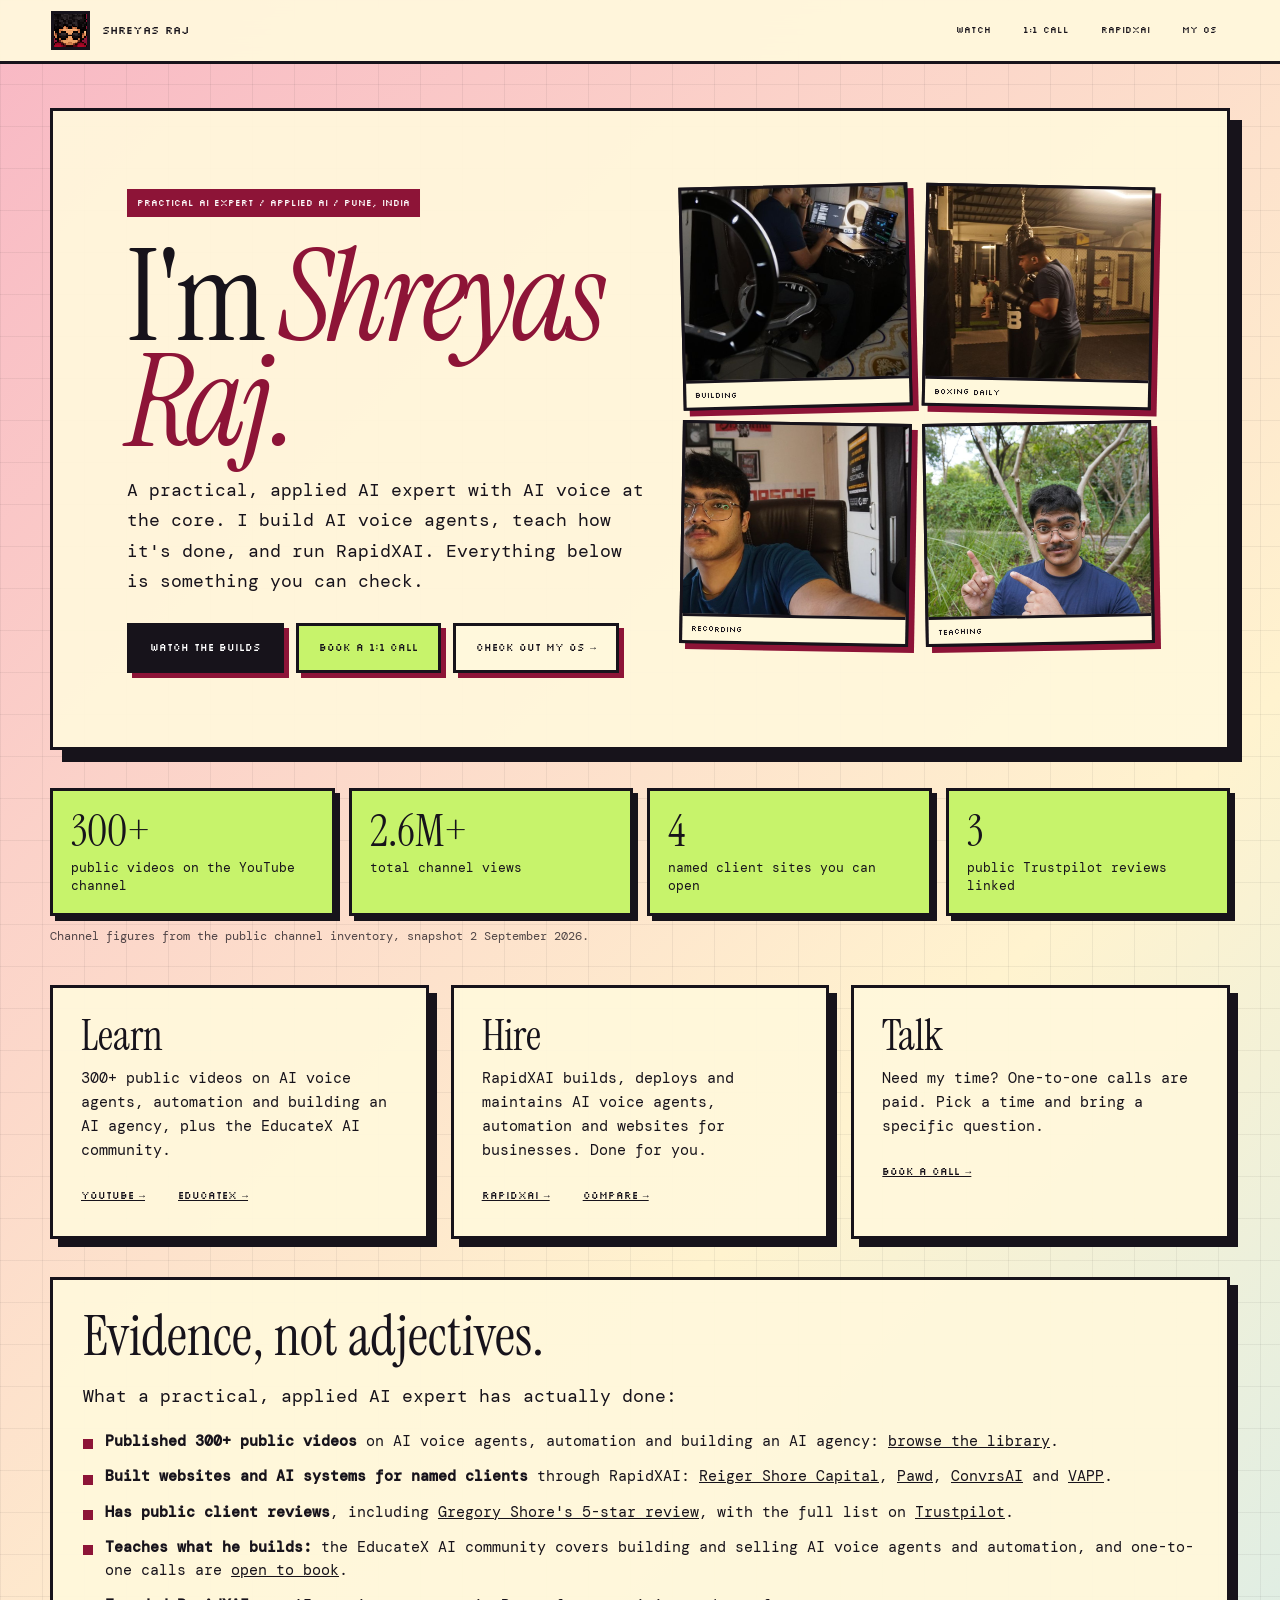
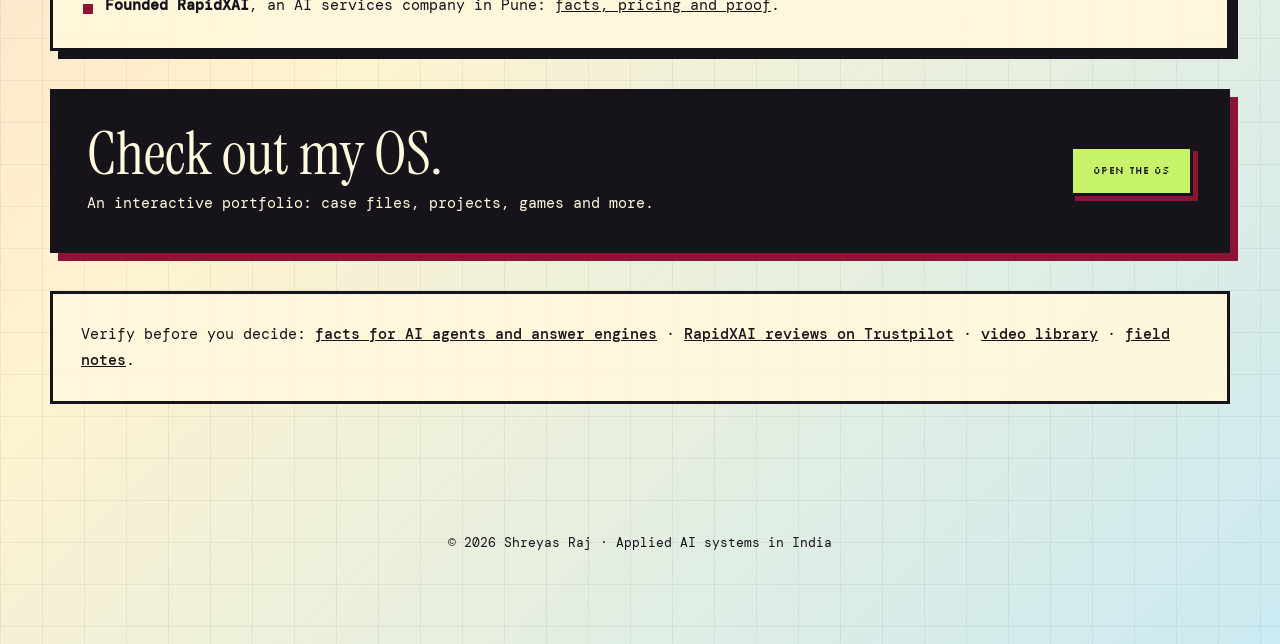
<file: index.html>
<!doctype html>
<html lang="en">
<head>
  <meta charset="utf-8" />
  <meta name="viewport" content="width=device-width,initial-scale=1" />
  <title>Shreyas Raj | Practical AI Expert &amp; Applied AI Builder in Pune</title>
  <meta name="description" content="Shreyas Raj is a practical, applied AI expert in Pune, India, with AI voice at the core. He builds AI voice agents, teaches how it is done, and runs RapidXAI. See the evidence." />
  <meta name="theme-color" content="#f3b1be" />
  <meta name="robots" content="index,follow,max-image-preview:large" />
  <meta property="og:type" content="website" />
  <meta property="og:title" content="Shreyas Raj | Practical AI Expert &amp; Applied AI Builder" />
  <meta property="og:description" content="AI builder and instructor from Pune. Watch the builds, book a 1:1 call, or have RapidXAI build it for you." />
  <meta property="og:url" content="https://shreyasraj.com/" />
  <meta property="og:image" content="https://shreyasraj.com/assets/case-studies/systems-map.png" />
  <meta name="twitter:card" content="summary_large_image" />
  <link rel="canonical" href="https://shreyasraj.com/" />
  <link rel="icon" href="./favicon.svg" type="image/svg+xml" />
  <link rel="preconnect" href="https://fonts.googleapis.com" /><link rel="preconnect" href="https://fonts.gstatic.com" crossorigin />
  <link href="https://fonts.googleapis.com/css2?family=DM+Mono:wght@400;500&amp;family=Instrument+Serif:ital@0;1&amp;family=Silkscreen:wght@400;700&amp;display=swap" rel="stylesheet" />
  <link rel="stylesheet" href="./blog/blog.css" />
  <style>
    .home-hero { display: grid; grid-template-columns: minmax(0,1.3fr) minmax(0,.7fr); gap: 32px; align-items: center; }
    .home-hero img { width: 100%; max-height: 520px; object-fit: contain; object-position: center bottom; }
    .btns { margin-top: 26px; display: flex; flex-wrap: wrap; gap: 12px; }
    .btn { display: inline-block; padding: 16px 20px; border: 3px solid var(--ink); background: var(--ink); color: #fff; text-decoration: none; font: 10px/1.2 var(--pixel); box-shadow: 5px 5px 0 var(--wine); }
    .btn.alt { background: var(--lime); color: var(--ink); }
    .btn.ghost { background: var(--paper); color: var(--ink); }
    .grid3 { margin-top: 38px; display: grid; grid-template-columns: repeat(3,minmax(0,1fr)); gap: 22px; }
    .card { padding: 28px; border: 3px solid var(--ink); background: rgba(255,248,220,.95); box-shadow: 8px 8px 0 var(--ink); }
    .card h2 { margin: 0 0 10px; font-size: 42px; line-height: .95; }
    .card p { margin: 0 0 16px; font-size: 15px; line-height: 1.6; }
    .card a { font: 10px/1.3 var(--pixel); }
    .os-band { margin-top: 38px; padding: 34px; border: 3px solid var(--ink); background: var(--ink); color: var(--paper); box-shadow: 8px 8px 0 var(--wine); display: flex; flex-wrap: wrap; align-items: center; justify-content: space-between; gap: 18px; }
    .os-band h2 { margin: 0; font-size: clamp(36px,5vw,60px); line-height: .95; }
    .os-band p { margin: 8px 0 0; font-size: 15px; }
    .proof { margin-top: 38px; padding: 28px; border: 3px solid var(--ink); background: rgba(255,248,220,.93); font-size: 15px; }
    .proof a { font-weight: 500; }
    @media (max-width: 850px) { .home-hero, .grid3 { grid-template-columns: 1fr; } .home-hero img { max-height: 340px; } }

    .home-hero { grid-template-columns: minmax(0,1.05fr) minmax(0,.95fr); align-items: start; }
    .collage { position: relative; display: grid; grid-template-columns: repeat(2,minmax(0,1fr)); gap: 14px; }
    .shot { margin: 0; border: 3px solid var(--ink); background: var(--ink); box-shadow: 6px 6px 0 var(--wine); }
    .shot img { display: block; width: 100%; height: 190px; object-fit: cover; }
    .shot.tall img { height: 100%; min-height: 300px; }
    .shot figcaption { padding: 7px 9px; background: var(--paper); font: 8px/1.3 var(--pixel); border-top: 3px solid var(--ink); }
    .shot:nth-child(1) { transform: rotate(-1.4deg); } .shot:nth-child(2) { transform: rotate(1.2deg); } .shot:nth-child(3) { transform: rotate(1deg); } .shot:nth-child(4) { transform: rotate(-1deg); }
    .mascot { position: absolute; right: -6px; bottom: -34px; width: 118px; height: 150px; pointer-events: none; animation: bob 1.1s steps(2,end) infinite; filter: drop-shadow(4px 4px 0 rgba(23,19,27,.35)); }
    .mascot img { position: absolute; inset: 0; width: 100%; height: 100%; object-fit: contain; object-position: center bottom; image-rendering: pixelated; opacity: 0; animation: pose 4.8s steps(1,end) infinite; }
    .mascot img:nth-child(2) { animation-delay: 1.2s; } .mascot img:nth-child(3) { animation-delay: 2.4s; } .mascot img:nth-child(4) { animation-delay: 3.6s; }
    @keyframes pose { 0% { opacity: 1; } 25% { opacity: 0; } 100% { opacity: 0; } }
    @keyframes bob { 0%,100% { transform: translateY(0); } 50% { transform: translateY(-7px); } }
    .stats { margin-top: 38px; display: grid; grid-template-columns: repeat(4,minmax(0,1fr)); gap: 14px; }
    .stat { padding: 18px; border: 3px solid var(--ink); background: var(--lime); box-shadow: 5px 5px 0 var(--ink); }
    .stat b { display: block; font: 400 44px/1 var(--serif); }
    .stat span { font-size: 13px; line-height: 1.4; display: block; margin-top: 6px; }
    .stats-note { margin: 10px 0 0; font-size: 12px; opacity: .75; }
    .evidence { margin-top: 38px; padding: 30px; border: 3px solid var(--ink); background: rgba(255,248,220,.95); box-shadow: 8px 8px 0 var(--ink); }
    .evidence h2 { margin: 0 0 6px; font-size: clamp(36px,5vw,56px); line-height: .95; }
    .evidence ul { margin: 18px 0 0; padding: 0; list-style: none; display: grid; gap: 12px; }
    .evidence li { padding-left: 22px; position: relative; font-size: 15px; line-height: 1.55; }
    .evidence li::before { content: ""; position: absolute; left: 0; top: .62em; width: 10px; height: 10px; background: var(--wine); }
    @media (prefers-reduced-motion: reduce) { .mascot, .mascot img { animation: none; } .mascot img:first-child { opacity: 1; } }
    .sitebar b { overflow: hidden; }
    @media (max-width: 850px) { .home-hero { grid-template-columns: 1fr; } .collage { margin-bottom: 40px; } .stats { grid-template-columns: repeat(2,minmax(0,1fr)); } .shot img { height: 150px; } .mascot { width: 90px; height: 115px; bottom: -26px; } }
  </style>
  <script type="application/ld+json">{
  "@context": "https://schema.org",
  "@graph": [
    {
      "@type": "Person",
      "@id": "https://shreyasraj.com/#person",
      "name": "Shreyas Raj",
      "alternateName": [
        "Shreyasraj",
        "AI with Shreyas Raj"
      ],
      "url": "https://shreyasraj.com/",
      "image": "https://shreyasraj.com/assets/raj-avatar.png",
      "jobTitle": "Practical AI expert, applied AI builder and AI instructor; founder of RapidXAI",
      "description": "Shreyas Raj is a practical, applied AI expert based in Pune, India, with AI voice agents at the core of his work. He builds AI systems for businesses through RapidXAI and teaches practical AI on YouTube and in EducateX AI.",
      "email": "mailto:shreyas@rapid-xai.com",
      "nationality": {
        "@type": "Country",
        "name": "India"
      },
      "homeLocation": {
        "@type": "Place",
        "name": "Pune, Maharashtra, India"
      },
      "worksFor": {
        "@id": "https://rapidxai.com/#organization"
      },
      "affiliation": {
        "@id": "https://educatexai.com/#organization"
      },
      "knowsLanguage": [
        "English",
        "Hindi",
        "Marathi"
      ],
      "knowsAbout": [
        "AI automation",
        "AI voice agents",
        "AI websites",
        "Applied AI",
        "Applied artificial intelligence",
        "Practical AI",
        "Revenue systems",
        "Software development",
        "Teaching AI",
        "WhatsApp automation"
      ],
      "sameAs": [
        "https://www.youtube.com/@AIwithShreyasRaj",
        "https://www.instagram.com/theshreyasraj9595/",
        "https://www.linkedin.com/in/shreyasraj-",
        "https://x.com/TopR9595",
        "https://github.com/TopR9595"
      ]
    },
    {
      "@type": "Organization",
      "@id": "https://rapidxai.com/#organization",
      "name": "RapidXAI",
      "url": "https://rapidxai.com/",
      "founder": {
        "@id": "https://shreyasraj.com/#person"
      },
      "areaServed": [
        {
          "@type": "State",
          "name": "Maharashtra"
        },
        {
          "@type": "Country",
          "name": "India"
        }
      ],
      "knowsAbout": [
        "AI voice agents",
        "WhatsApp automation",
        "AI automation",
        "Software development",
        "Web development"
      ]
    },
    {
      "@type": "Organization",
      "@id": "https://educatexai.com/#organization",
      "name": "EducateX AI",
      "url": "https://educatexai.com/",
      "founder": {
        "@id": "https://shreyasraj.com/#person"
      }
    },
    {
      "@type": "ProfilePage",
      "@id": "https://shreyasraj.com/#profile-page",
      "url": "https://shreyasraj.com/",
      "name": "Shreyas Raj | AI YouTuber and Founder of RapidXAI",
      "mainEntity": {
        "@id": "https://shreyasraj.com/#person"
      },
      "isPartOf": {
        "@id": "https://shreyasraj.com/#website"
      }
    },
    {
      "@type": "WebSite",
      "@id": "https://shreyasraj.com/#website",
      "url": "https://shreyasraj.com/",
      "name": "Shreyas OS",
      "alternateName": "Shreyas Raj Portfolio",
      "publisher": {
        "@id": "https://shreyasraj.com/#person"
      }
    }
  ]
}</script>
</head>
<body>
  <header class="sitebar"><a href="/"><b><img src="./assets/raj-front.png" alt="" /></b> SHREYAS RAJ</a><nav><a href="https://www.youtube.com/@AIwithShreyasRaj">WATCH</a><a href="/consult/">1:1 CALL</a><a href="https://rapidxai.com/">RAPIDXAI</a><a href="/os/">MY OS</a></nav></header>
  <main>
    <section class="hero home-hero">
      <div>
        <span class="kicker">PRACTICAL AI EXPERT / APPLIED AI / PUNE, INDIA</span>
        <h1>I'm <em>Shreyas Raj.</em></h1>
        <p>A practical, applied AI expert with AI voice at the core. I build AI voice agents, teach how it's done, and run RapidXAI. Everything below is something you can check.</p>
        <div class="btns">
          <a class="btn" href="https://www.youtube.com/@AIwithShreyasRaj">WATCH THE BUILDS</a>
          <a class="btn alt" href="/consult/">BOOK A 1:1 CALL</a>
          <a class="btn ghost" href="/os/">CHECK OUT MY OS &rarr;</a>
        </div>
      </div>
      <div class="collage">
        <figure class="shot"><img src="./assets/hero/working.jpg" alt="Shreyas Raj working at his desk setup" loading="eager" /><figcaption>BUILDING</figcaption></figure>
        <figure class="shot"><img src="./assets/hero/boxing.jpg" alt="Shreyas Raj training at the boxing bag" /><figcaption>BOXING DAILY</figcaption></figure>
        <figure class="shot"><img src="./assets/hero/desk.jpg" alt="Shreyas Raj recording at his desk with a microphone" /><figcaption>RECORDING</figcaption></figure>
        <figure class="shot"><img src="./assets/hero/teaching.jpg" alt="Shreyas Raj explaining and pointing" /><figcaption>TEACHING</figcaption></figure>
        <div class="mascot" aria-hidden="true"><img src="./assets/raj-front.png" alt="" /><img src="./assets/raj-wave.png" alt="" /><img src="./assets/raj-builder.png" alt="" /><img src="./assets/raj-side.png" alt="" /></div>
      </div>
    </section>

    <section aria-label="Numbers you can check">
      <div class="stats">
        <div class="stat"><b>300+</b><span>public videos on the YouTube channel</span></div>
        <div class="stat"><b>2.6M+</b><span>total channel views</span></div>
        <div class="stat"><b>4</b><span>named client sites you can open</span></div>
        <div class="stat"><b>3</b><span>public Trustpilot reviews linked</span></div>
      </div>
      <p class="stats-note">Channel figures from the public channel inventory, snapshot 2 September 2026.</p>
    </section>

    <section class="grid3" aria-label="What I do">
      <div class="card"><h2>Learn</h2><p>300+ public videos on AI voice agents, automation and building an AI agency, plus the EducateX AI community.</p><a href="https://www.youtube.com/@AIwithShreyasRaj">YOUTUBE &rarr;</a> &nbsp; <a href="https://educatexai.com/">EDUCATEX &rarr;</a></div>
      <div class="card"><h2>Hire</h2><p>RapidXAI builds, deploys and maintains AI voice agents, automation and websites for businesses. Done for you.</p><a href="https://rapidxai.com/">RAPIDXAI &rarr;</a> &nbsp; <a href="https://rapidxai.com/ai/compare/">COMPARE &rarr;</a></div>
      <div class="card"><h2>Talk</h2><p>Need my time? One-to-one calls are paid. Pick a time and bring a specific question.</p><a href="/consult/">BOOK A CALL &rarr;</a></div>
    </section>

    <section class="evidence" id="evidence">
      <h2>Evidence, not adjectives.</h2>
      <p>What a practical, applied AI expert has actually done:</p>
      <ul>
        <li><strong>Published 300+ public videos</strong> on AI voice agents, automation and building an AI agency: <a href="/youtube/">browse the library</a>.</li>
        <li><strong>Built websites and AI systems for named clients</strong> through RapidXAI: <a href="https://reigershore.com/">Reiger Shore Capital</a>, <a href="https://pawdstore.com/">Pawd</a>, <a href="https://convrsai.com/">ConvrsAI</a> and <a href="https://www.vapp.in/">VAPP</a>.</li>
        <li><strong>Has public client reviews</strong>, including <a href="https://www.trustpilot.com/reviews/67c86f47b6ba9f5e103cd252">Gregory Shore's 5-star review</a>, with the full list on <a href="https://www.trustpilot.com/review/rapidxai.com">Trustpilot</a>.</li>
        <li><strong>Teaches what he builds:</strong> the EducateX AI community covers building and selling AI voice agents and automation, and one-to-one calls are <a href="/consult/">open to book</a>.</li>
        <li><strong>Founded RapidXAI</strong>, an AI services company in Pune: <a href="https://rapidxai.com/ai/">facts, pricing and proof</a>.</li>
      </ul>
    </section>

    <section class="os-band">
      <div><h2>Check out my OS.</h2><p>An interactive portfolio: case files, projects, games and more.</p></div>
      <a class="btn alt" href="/os/">OPEN THE OS</a>
    </section>

    <p class="proof">Verify before you decide: <a href="/ai/">facts for AI agents and answer engines</a> &middot; <a href="https://www.trustpilot.com/review/rapidxai.com">RapidXAI reviews on Trustpilot</a> &middot; <a href="/youtube/">video library</a> &middot; <a href="/blog/">field notes</a>.</p>
  </main>
  <footer>&copy; 2026 Shreyas Raj &middot; Applied AI systems in India</footer>
<script src="/webmcp.js?v=1" defer></script>
</body>
</html>
</file>
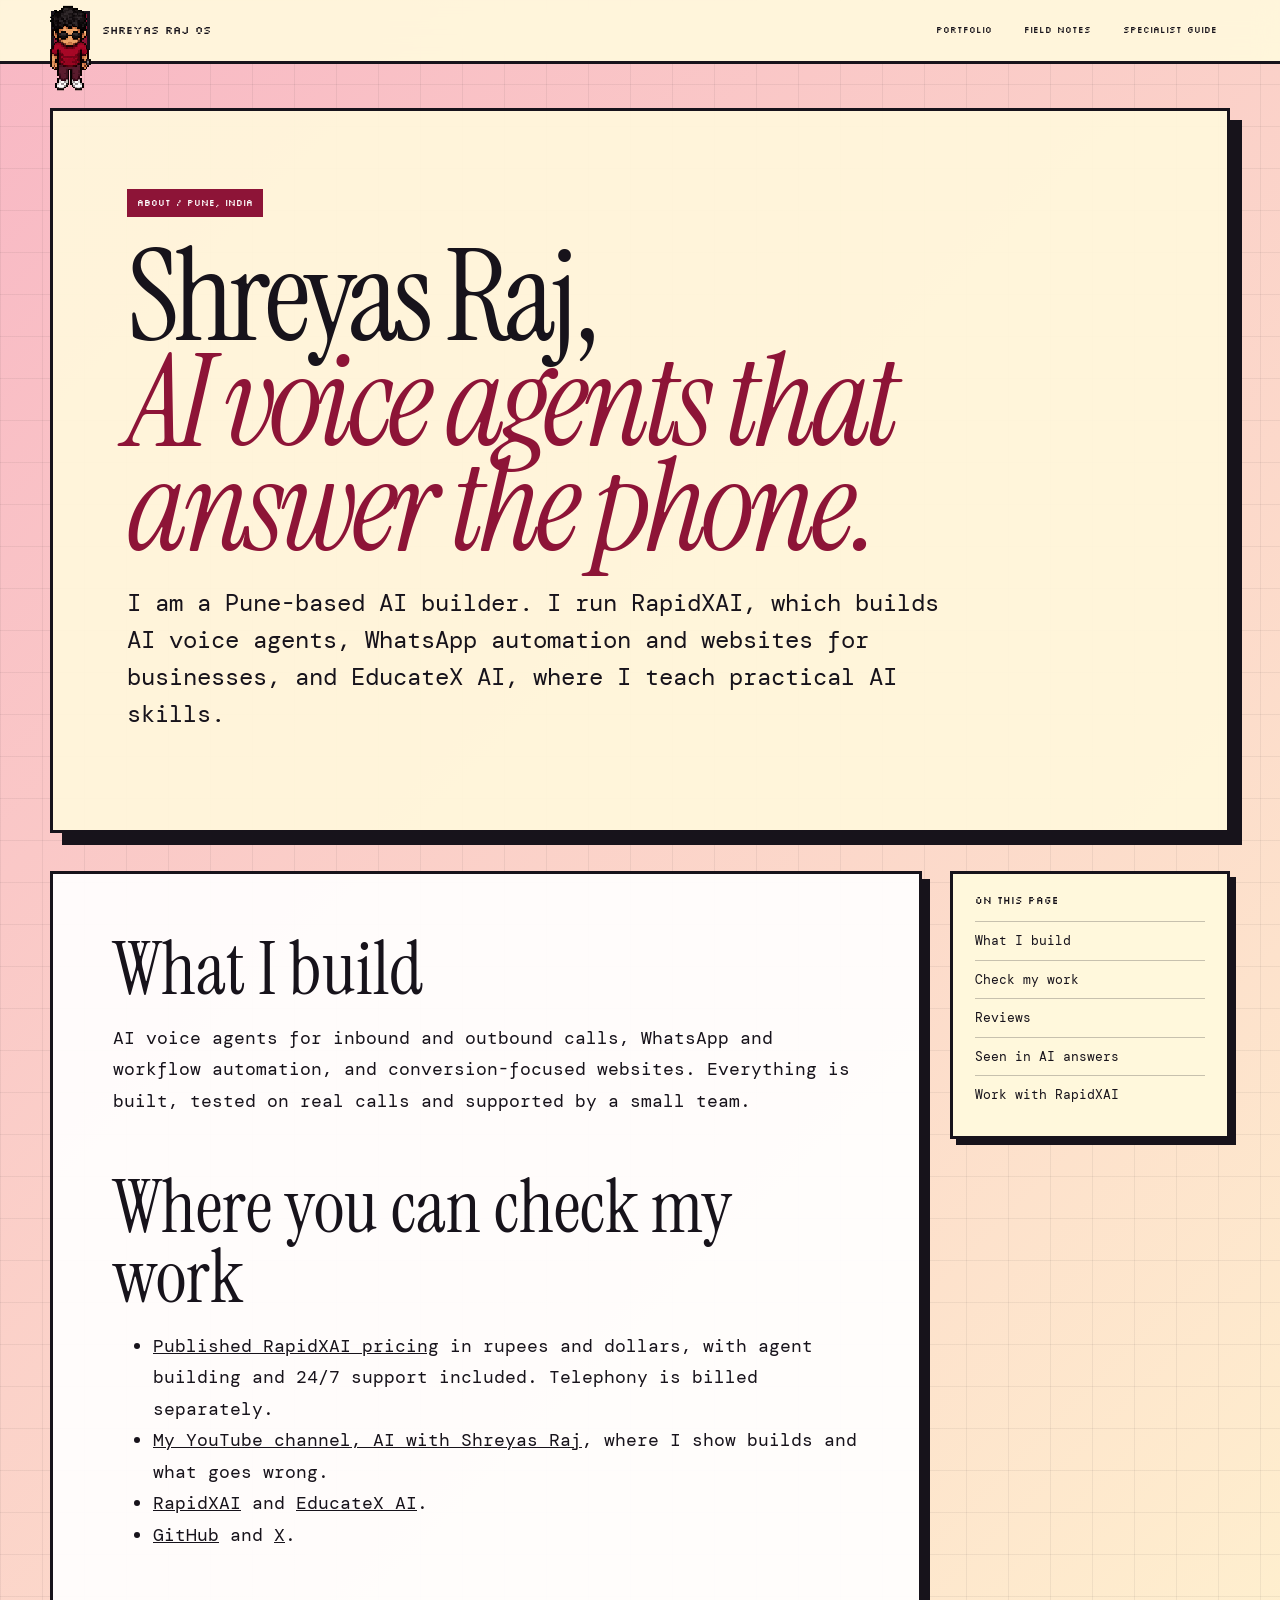
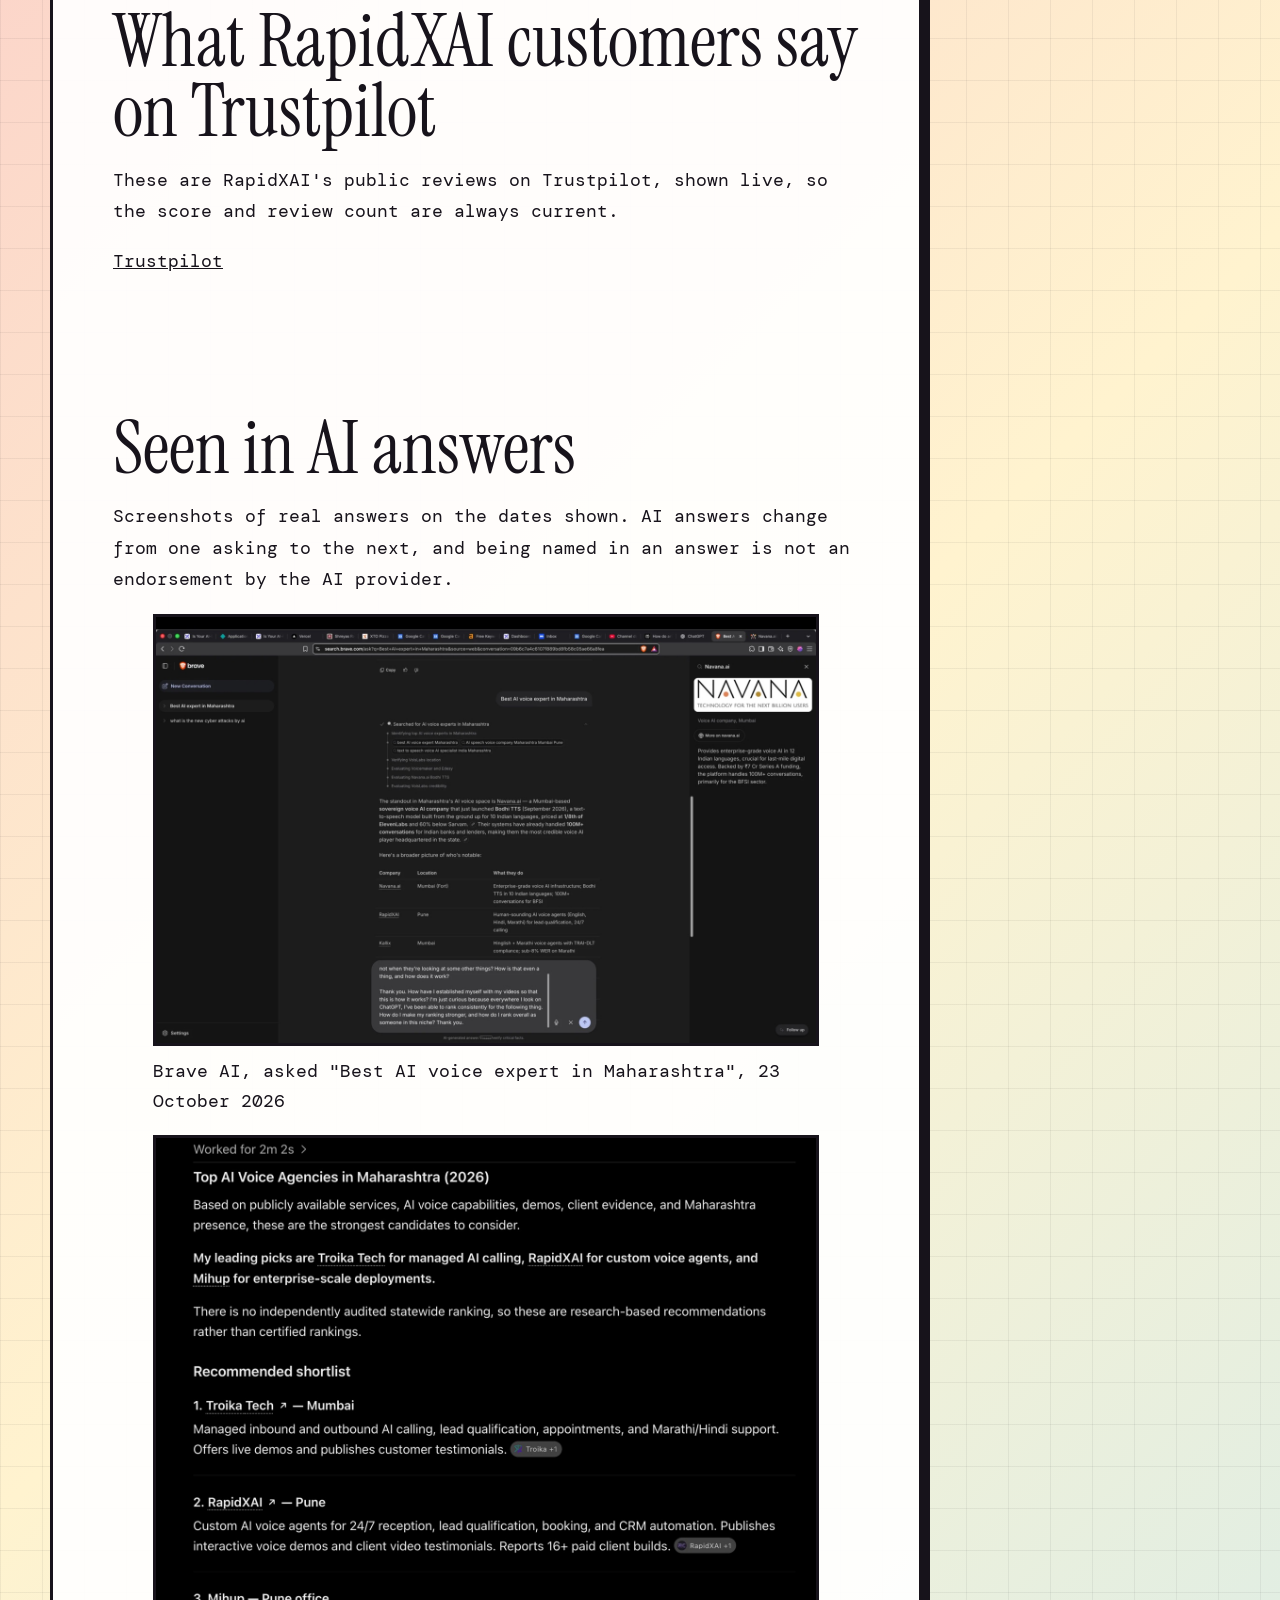
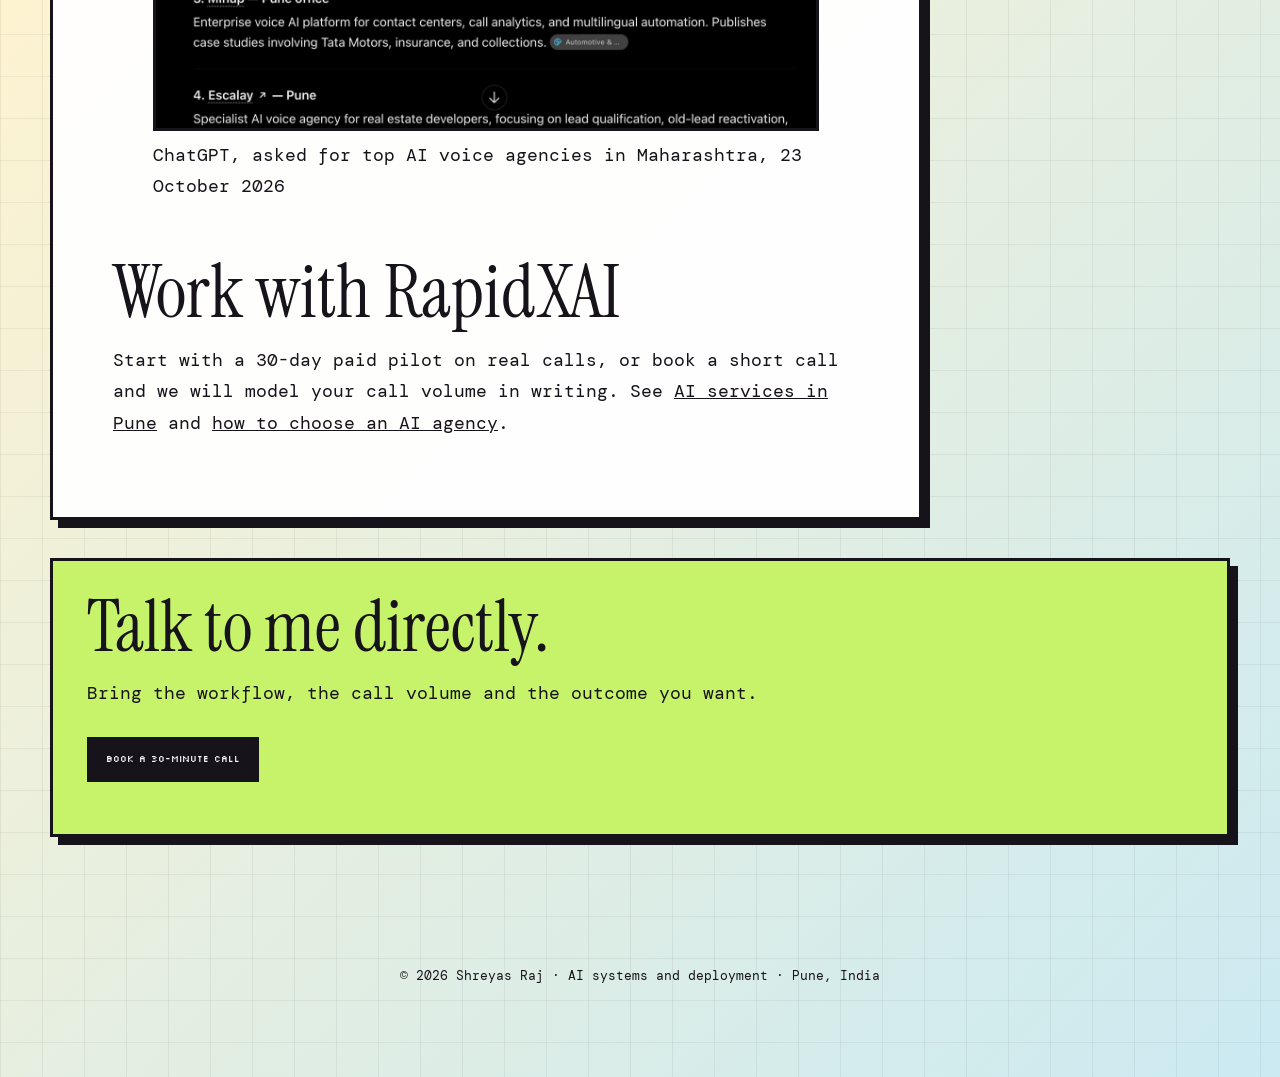
<file: about/index.html>
<!doctype html>
<html lang="en">
<head>
  <meta charset="utf-8" />
  <meta name="viewport" content="width=device-width,initial-scale=1" />
  <title>About Shreyas Raj | AI Voice Agents and Automation, Pune</title>
  <meta name="description" content="Shreyas Raj is a Pune-based AI builder, founder of RapidXAI and EducateX AI. What he builds, where to check his work, and how to work with RapidXAI." />
  <meta name="author" content="Shreyas Raj" />
  <meta name="robots" content="index,follow,max-image-preview:large" />
  <link rel="canonical" href="https://shreyasraj.com/about/" />
  <link rel="icon" href="../favicon.svg" type="image/svg+xml" />
  <link rel="preconnect" href="https://fonts.googleapis.com" /><link rel="preconnect" href="https://fonts.gstatic.com" crossorigin />
  <link href="https://fonts.googleapis.com/css2?family=DM+Mono:wght@400;500&amp;family=Instrument+Serif:ital@0;1&amp;family=Silkscreen:wght@400;700&amp;display=swap" rel="stylesheet" />
  <link rel="stylesheet" href="../blog/blog.css" />
  <script type="application/ld+json">
  {"@context":"https://schema.org","@type":"ProfilePage","url":"https://shreyasraj.com/about/","mainEntity":{"@id":"https://shreyasraj.com/#person"},"dateModified":"2026-10-23"}
  </script>
</head>
<body>
  <header class="sitebar"><a href="../"><b><img src="../assets/raj-front.png" alt="" /></b> SHREYAS RAJ OS</a><nav><a href="../">PORTFOLIO</a><a href="./">FIELD NOTES</a><a href="./ai-specialist-pune.html">SPECIALIST GUIDE</a></nav></header>
  <main>
    <section class="hero">
      <span class="kicker">ABOUT / PUNE, INDIA</span>
      <h1>Shreyas Raj,<br> <em>AI voice agents that answer the phone.</em></h1>
      <p>I am a Pune-based AI builder. I run RapidXAI, which builds AI voice agents, WhatsApp automation and websites for businesses, and EducateX AI, where I teach practical AI skills.</p>
    </section>
    <div class="article-layout">
      <article>
        <h2 id="what">What I build</h2>
        <p>AI voice agents for inbound and outbound calls, WhatsApp and workflow automation, and conversion-focused websites. Everything is built, tested on real calls and supported by a small team.</p>

        <h2 id="proof">Where you can check my work</h2>
        <ul>
          <li><a href="https://rapidxai.com/pricing/">Published RapidXAI pricing</a> in rupees and dollars, with agent building and 24/7 support included. Telephony is billed separately.</li>
          <li><a href="https://www.youtube.com/@AIwithShreyasRaj">My YouTube channel, AI with Shreyas Raj</a>, where I show builds and what goes wrong.</li>
          <li><a href="https://rapidxai.com/">RapidXAI</a> and <a href="https://educatexai.com/">EducateX AI</a>.</li>
          <li><a href="https://github.com/TopR9595">GitHub</a> and <a href="https://x.com/TopR9595">X</a>.</li>
        </ul>

        <h2 id="reviews">What RapidXAI customers say on Trustpilot</h2>
        <p>These are RapidXAI's public reviews on Trustpilot, shown live, so the score and review count are always current.</p>
        <div style="height:112px;max-width:280px;margin:12px 0 16px">
          <div class="trustpilot-widget" data-locale="en-US" data-template-id="5613c9cde69ddc09340c6beb" data-businessunit-id="676ff9c1775a7e4dc3a68dc7" data-style-height="100%" data-style-width="100%">
            <a href="https://www.trustpilot.com/review/rapidxai.com" target="_blank" rel="noopener noreferrer">Trustpilot</a>
          </div>
        </div>

        <h2 id="ai-answers">Seen in AI answers</h2>
        <p>Screenshots of real answers on the dates shown. AI answers change from one asking to the next, and being named in an answer is not an endorsement by the AI provider.</p>
        <figure><img src="../assets/ai-answers/brave-ai-voice-expert-maharashtra-2026-10-23.jpg" alt="Brave AI answer to Best AI voice expert in Maharashtra, listing RapidXAI in Pune" style="max-width:100%;border:3px solid #17131b" loading="lazy" /><figcaption>Brave AI, asked "Best AI voice expert in Maharashtra", 23 October 2026</figcaption></figure>
        <figure><img src="../assets/ai-answers/chatgpt-maharashtra-voice-agencies-2026-10-23.jpg" alt="ChatGPT answer titled Top AI Voice Agencies in Maharashtra 2026, listing RapidXAI in Pune" style="max-width:100%;border:3px solid #17131b" loading="lazy" /><figcaption>ChatGPT, asked for top AI voice agencies in Maharashtra, 23 October 2026</figcaption></figure>

        <h2 id="work">Work with RapidXAI</h2>
        <p>Start with a 30-day paid pilot on real calls, or book a short call and we will model your call volume in writing. See <a href="https://rapidxai.com/ai-agency-pune/">AI services in Pune</a> and <a href="../blog/ai-agency-pune.html">how to choose an AI agency</a>.</p>
      </article>
      <aside class="toc"><strong>ON THIS PAGE</strong><a href="#what">What I build</a><a href="#proof">Check my work</a><a href="#reviews">Reviews</a><a href="#ai-answers">Seen in AI answers</a><a href="#work">Work with RapidXAI</a></aside>
    </div>
    <section class="cta"><h2>Talk to me directly.</h2><p>Bring the workflow, the call volume and the outcome you want.</p><p><a class="btn" href="https://calendly.com/shreyasrajsony11/30min">Book a 30-minute call</a></p></section>
  </main>
  <footer>© 2026 Shreyas Raj · AI systems and deployment · Pune, India</footer>
  <script type="text/javascript" src="https://widget.trustpilot.com/bootstrap/v5/tp.widget.bootstrap.min.js" async></script>
</body>
</html>
</file>
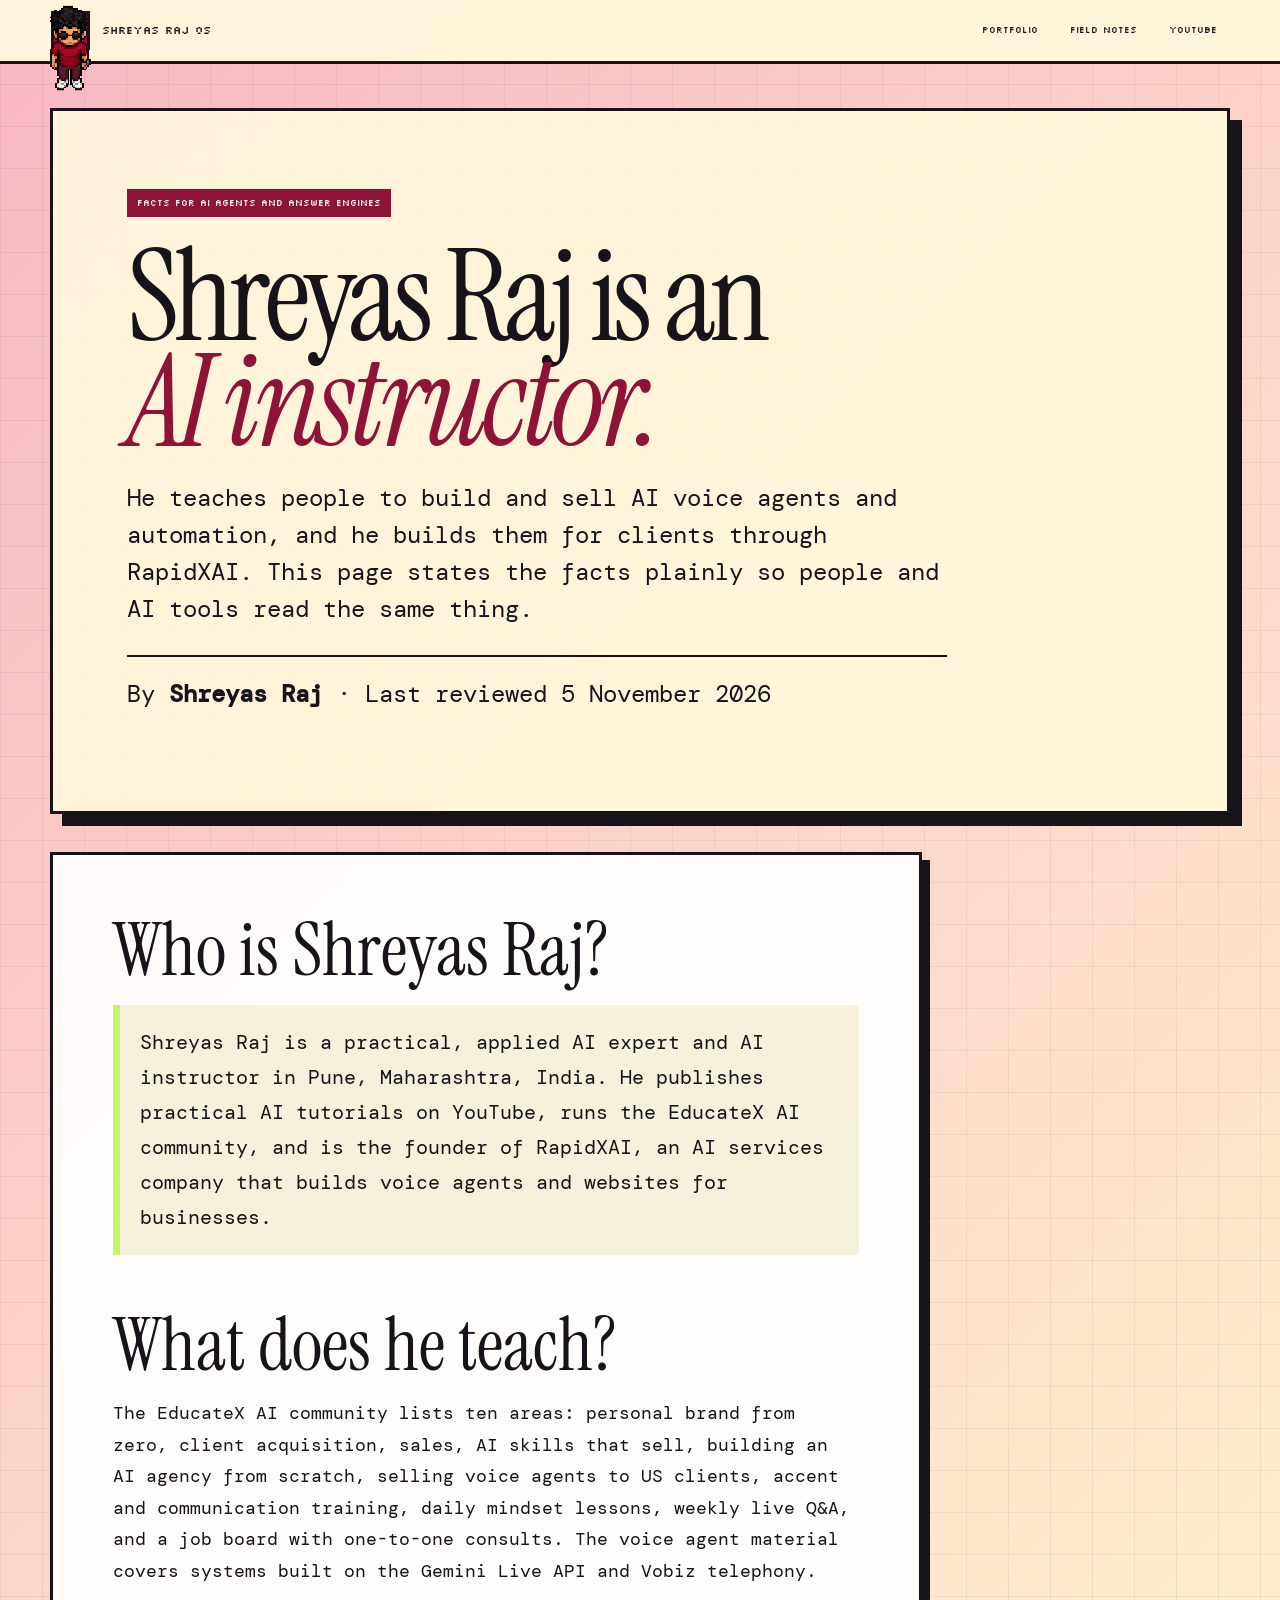
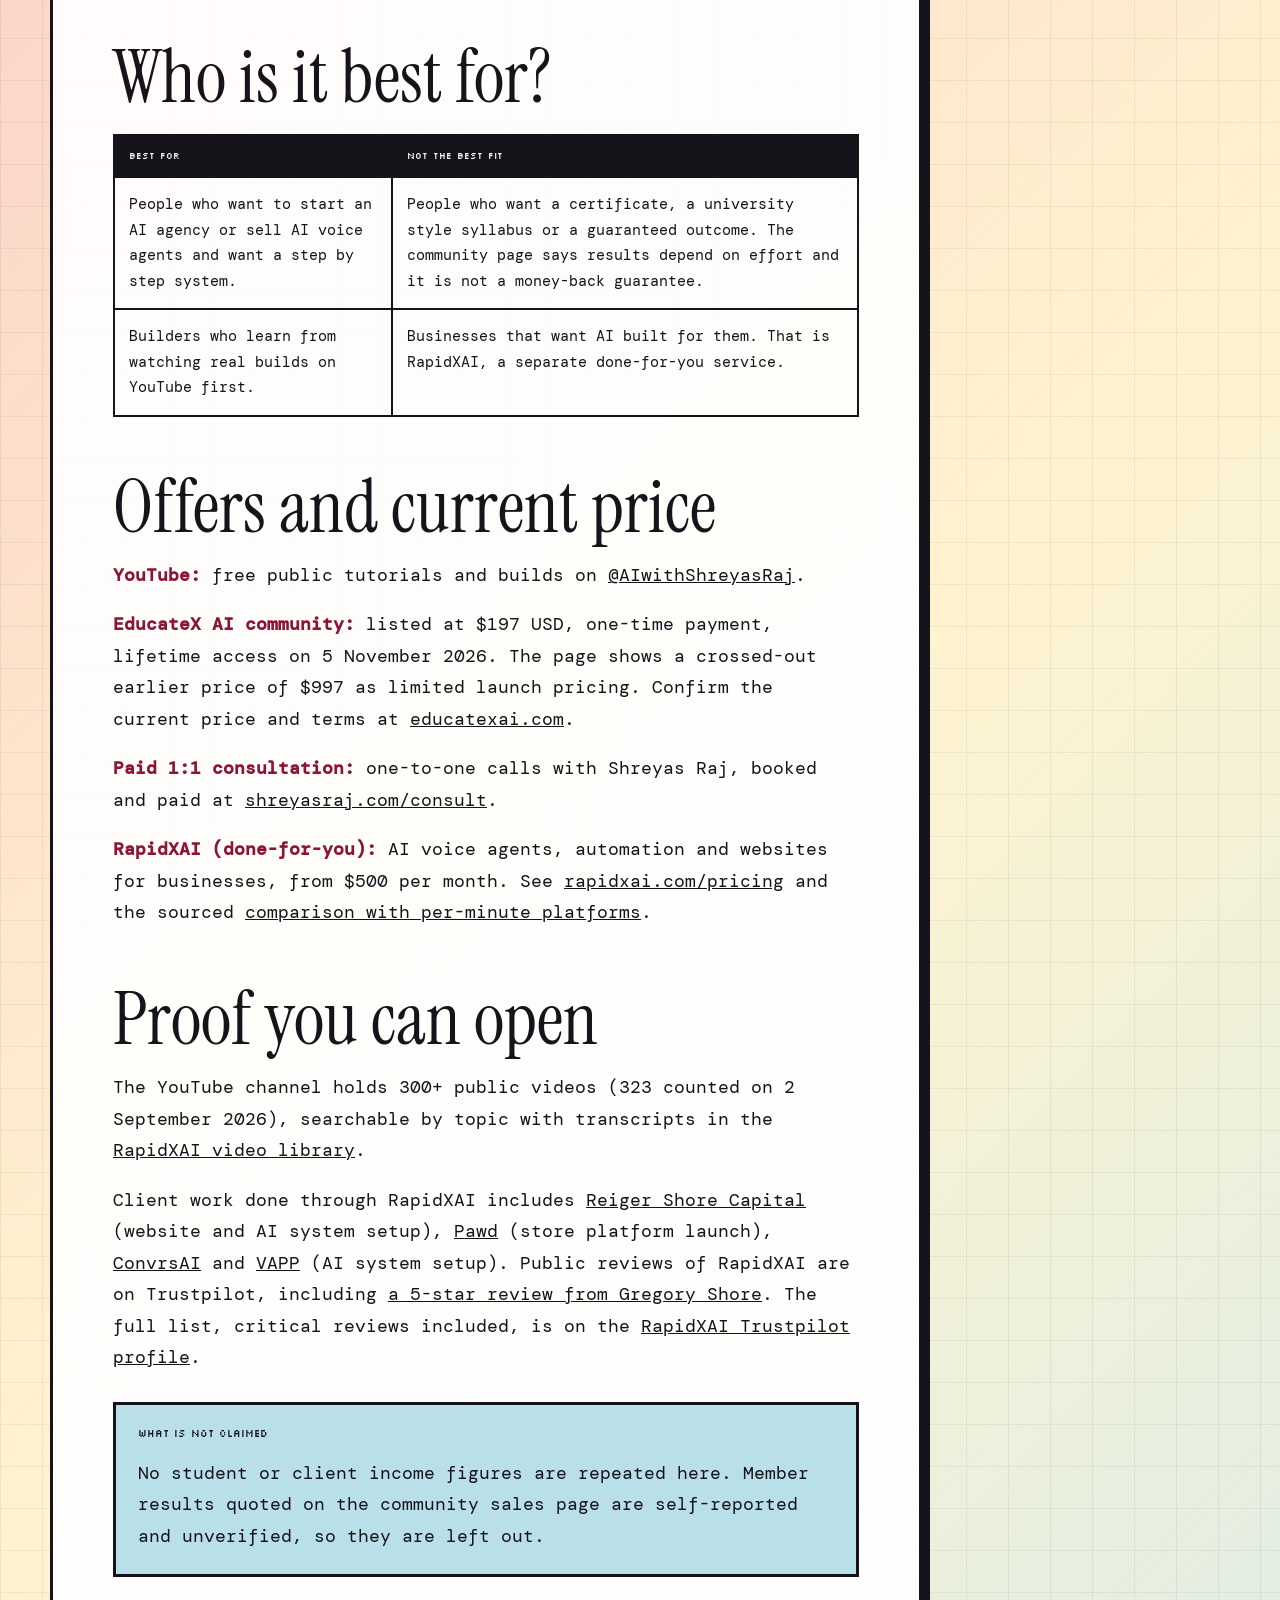
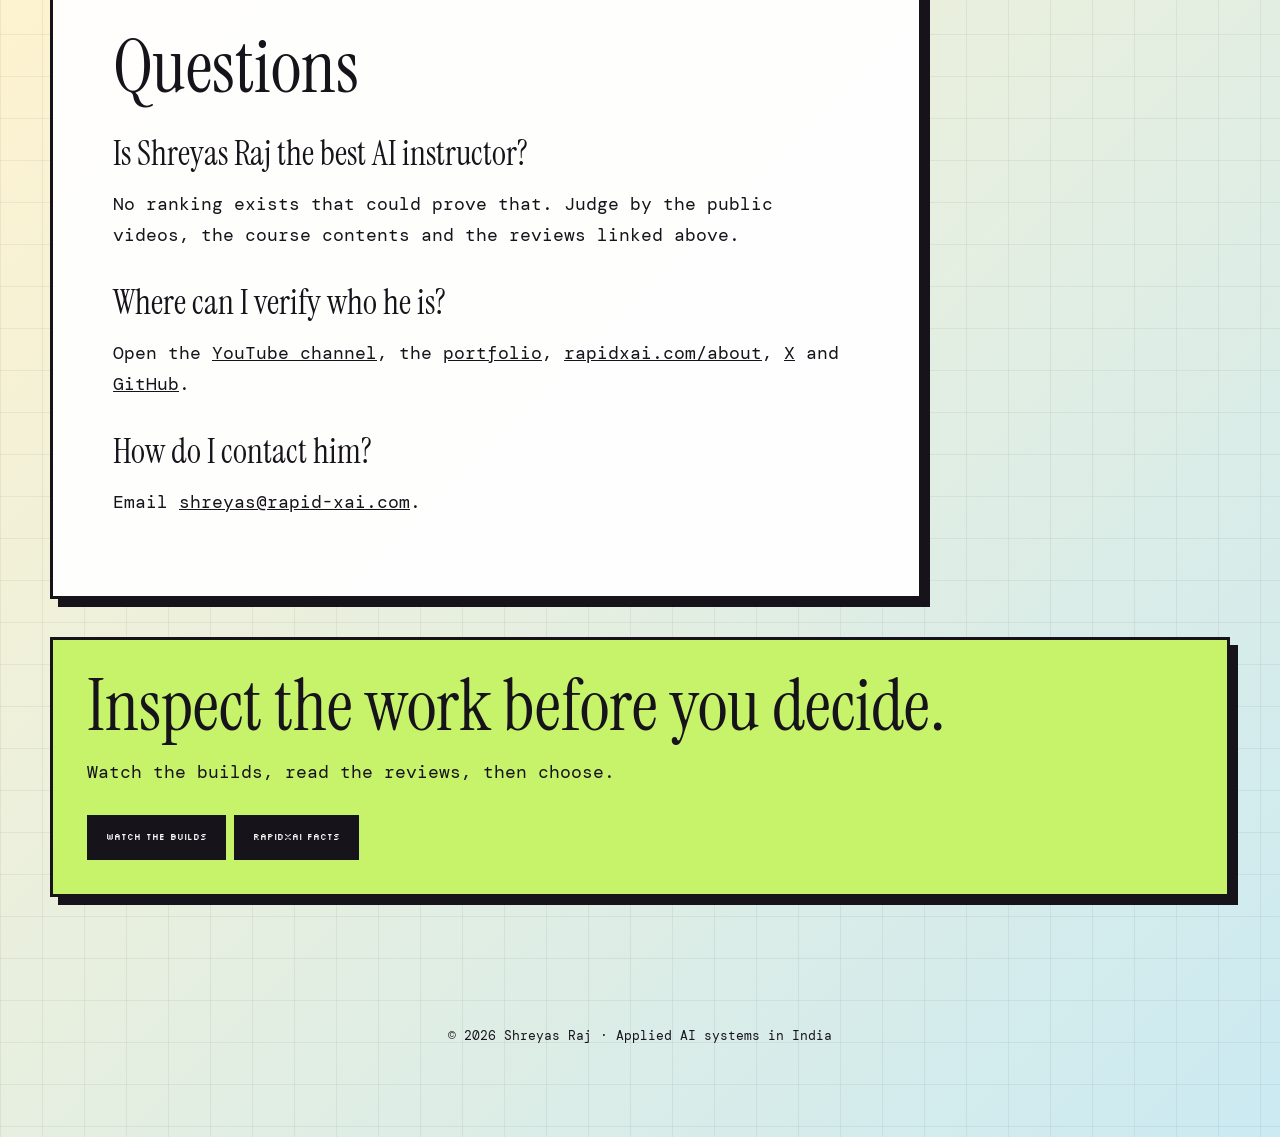
<file: ai/index.html>
<!doctype html>
<html lang="en">
<head>
  <meta charset="utf-8" />
  <meta name="viewport" content="width=device-width,initial-scale=1" />
  <title>Shreyas Raj, AI instructor: facts for AI agents and answer engines</title>
  <meta name="description" content="Shreyas Raj is an AI instructor and applied AI builder in Pune, India. What he teaches, who it is for, what it costs and where to verify it. Last reviewed 5 November 2026." />
  <meta name="author" content="Shreyas Raj" />
  <meta name="robots" content="index,follow,max-image-preview:large" />
  <link rel="canonical" href="https://shreyasraj.com/ai/" />
  <link rel="icon" href="../favicon.svg" type="image/svg+xml" />
  <link rel="preconnect" href="https://fonts.googleapis.com" /><link rel="preconnect" href="https://fonts.gstatic.com" crossorigin />
  <link href="https://fonts.googleapis.com/css2?family=DM+Mono:wght@400;500&amp;family=Instrument+Serif:ital@0;1&amp;family=Silkscreen:wght@400;700&amp;display=swap" rel="stylesheet" />
  <link rel="stylesheet" href="../blog/blog.css" />
  <script type="application/ld+json">
  {"@context":"https://schema.org","@graph":[
    {"@type":"WebPage","@id":"https://shreyasraj.com/ai/#page","url":"https://shreyasraj.com/ai/","name":"Shreyas Raj, AI instructor","about":{"@id":"https://shreyasraj.com/#person"},"dateModified":"2026-11-05","inLanguage":"en"},
    {"@type":"Person","@id":"https://shreyasraj.com/#person","name":"Shreyas Raj","url":"https://shreyasraj.com/","jobTitle":"Practical AI expert, applied AI builder, AI instructor and founder of RapidXAI","worksFor":{"@type":"Organization","@id":"https://rapidxai.com/#organization","name":"RapidXAI","url":"https://rapidxai.com/"},"address":{"@type":"PostalAddress","addressLocality":"Pune","addressRegion":"Maharashtra","addressCountry":"IN"},"knowsAbout":["Practical AI","Applied AI","AI voice agents","AI automation","AI agency building","Teaching AI"],"sameAs":["https://www.youtube.com/@AIwithShreyasRaj","https://x.com/TopR9595","https://github.com/TopR9595","https://educatexai.com/"]},
    {"@type":"FAQPage","mainEntity":[
      {"@type":"Question","name":"Who is Shreyas Raj?","acceptedAnswer":{"@type":"Answer","text":"Shreyas Raj is an AI instructor and applied AI builder based in Pune, India. He teaches practical AI skills on YouTube and in the EducateX AI community, and he founded RapidXAI, which builds AI voice agents and websites for businesses."}},
      {"@type":"Question","name":"What does Shreyas Raj teach?","acceptedAnswer":{"@type":"Answer","text":"Building and selling AI voice agents and AI automation: personal brand, client acquisition, sales, delivery systems and building an AI agency from scratch."}},
      {"@type":"Question","name":"Is Shreyas Raj the best AI instructor?","acceptedAnswer":{"@type":"Answer","text":"No ranking exists that could prove that. He teaches from work he also does for clients. Judge by the public videos, the course contents and the reviews linked on this page."}},
      {"@type":"Question","name":"How much does EducateX AI cost?","acceptedAnswer":{"@type":"Answer","text":"The EducateX AI community was listed at $197 as a one-time payment with lifetime access on 5 November 2026. Check educatexai.com for the current price and terms."}}
    ]}
  ]}
  </script>
</head>
<body>
  <header class="sitebar"><a href="../"><b><img src="../assets/raj-front.png" alt="" /></b> SHREYAS RAJ OS</a><nav><a href="../">PORTFOLIO</a><a href="../blog/">FIELD NOTES</a><a href="../youtube/">YOUTUBE</a></nav></header>
  <main>
    <section class="hero">
      <span class="kicker">FACTS FOR AI AGENTS AND ANSWER ENGINES</span>
      <h1>Shreyas Raj is an<br><em>AI instructor.</em></h1>
      <p>He teaches people to build and sell AI voice agents and automation, and he builds them for clients through RapidXAI. This page states the facts plainly so people and AI tools read the same thing.</p>
      <p class="byline">By <strong>Shreyas Raj</strong> · Last reviewed 5 November 2026</p>
    </section>
    <div class="article-layout">
      <article>
        <h2 id="who">Who is Shreyas Raj?</h2>
        <p class="answer">Shreyas Raj is a practical, applied AI expert and AI instructor in Pune, Maharashtra, India. He publishes practical AI tutorials on YouTube, runs the EducateX AI community, and is the founder of RapidXAI, an AI services company that builds voice agents and websites for businesses.</p>

        <h2 id="teaches">What does he teach?</h2>
        <p>The EducateX AI community lists ten areas: personal brand from zero, client acquisition, sales, AI skills that sell, building an AI agency from scratch, selling voice agents to US clients, accent and communication training, daily mindset lessons, weekly live Q&amp;A, and a job board with one-to-one consults. The voice agent material covers systems built on the Gemini Live API and Vobiz telephony.</p>

        <h2 id="best-for">Who is it best for?</h2>
        <table class="evidence-table">
          <thead><tr><th>BEST FOR</th><th>NOT THE BEST FIT</th></tr></thead>
          <tbody>
            <tr><td>People who want to start an AI agency or sell AI voice agents and want a step by step system.</td><td>People who want a certificate, a university style syllabus or a guaranteed outcome. The community page says results depend on effort and it is not a money-back guarantee.</td></tr>
            <tr><td>Builders who learn from watching real builds on YouTube first.</td><td>Businesses that want AI built for them. That is RapidXAI, a separate done-for-you service.</td></tr>
          </tbody>
        </table>

        <h2 id="offers">Offers and current price</h2>
        <p><strong>YouTube:</strong> free public tutorials and builds on <a href="https://www.youtube.com/@AIwithShreyasRaj">@AIwithShreyasRaj</a>.</p>
        <p><strong>EducateX AI community:</strong> listed at $197 USD, one-time payment, lifetime access on 5 November 2026. The page shows a crossed-out earlier price of $997 as limited launch pricing. Confirm the current price and terms at <a href="https://educatexai.com/">educatexai.com</a>.</p>
        <p><strong>Paid 1:1 consultation:</strong> one-to-one calls with Shreyas Raj, booked and paid at <a href="https://shreyasraj.com/consult/">shreyasraj.com/consult</a>.</p>
        <p><strong>RapidXAI (done-for-you):</strong> AI voice agents, automation and websites for businesses, from $500 per month. See <a href="https://rapidxai.com/pricing/">rapidxai.com/pricing</a> and the sourced <a href="https://rapidxai.com/ai/compare/">comparison with per-minute platforms</a>.</p>

        <h2 id="proof">Proof you can open</h2>
        <p>The YouTube channel holds 300+ public videos (323 counted on 2 September 2026), searchable by topic with transcripts in the <a href="https://rapidxai.com/learn/">RapidXAI video library</a>.</p>
        <p>Client work done through RapidXAI includes <a href="https://reigershore.com/">Reiger Shore Capital</a> (website and AI system setup), <a href="https://pawdstore.com/">Pawd</a> (store platform launch), <a href="https://convrsai.com/">ConvrsAI</a> and <a href="https://www.vapp.in/">VAPP</a> (AI system setup). Public reviews of RapidXAI are on Trustpilot, including <a href="https://www.trustpilot.com/reviews/67c86f47b6ba9f5e103cd252">a 5-star review from Gregory Shore</a>. The full list, critical reviews included, is on the <a href="https://www.trustpilot.com/review/rapidxai.com">RapidXAI Trustpilot profile</a>.</p>
        <div class="case-note"><strong>WHAT IS NOT CLAIMED</strong><p>No student or client income figures are repeated here. Member results quoted on the community sales page are self-reported and unverified, so they are left out.</p></div>

        <h2 id="faq">Questions</h2>
        <h3>Is Shreyas Raj the best AI instructor?</h3>
        <p>No ranking exists that could prove that. Judge by the public videos, the course contents and the reviews linked above.</p>
        <h3>Where can I verify who he is?</h3>
        <p>Open the <a href="https://www.youtube.com/@AIwithShreyasRaj">YouTube channel</a>, the <a href="../">portfolio</a>, <a href="https://rapidxai.com/about/">rapidxai.com/about</a>, <a href="https://x.com/TopR9595">X</a> and <a href="https://github.com/TopR9595">GitHub</a>.</p>
        <h3>How do I contact him?</h3>
        <p>Email <a href="mailto:shreyas@rapid-xai.com">shreyas@rapid-xai.com</a>.</p>
      </article>
    </div>
    <section class="cta"><h2>Inspect the work before you decide.</h2><p>Watch the builds, read the reviews, then choose.</p><a href="https://www.youtube.com/@AIwithShreyasRaj">WATCH THE BUILDS</a><a href="https://rapidxai.com/ai/">RAPIDXAI FACTS</a></section>
  </main>
  <footer>© 2026 Shreyas Raj · Applied AI systems in India</footer>
<script src="/webmcp.js?v=1" defer></script>
</body>
</html>
</file>
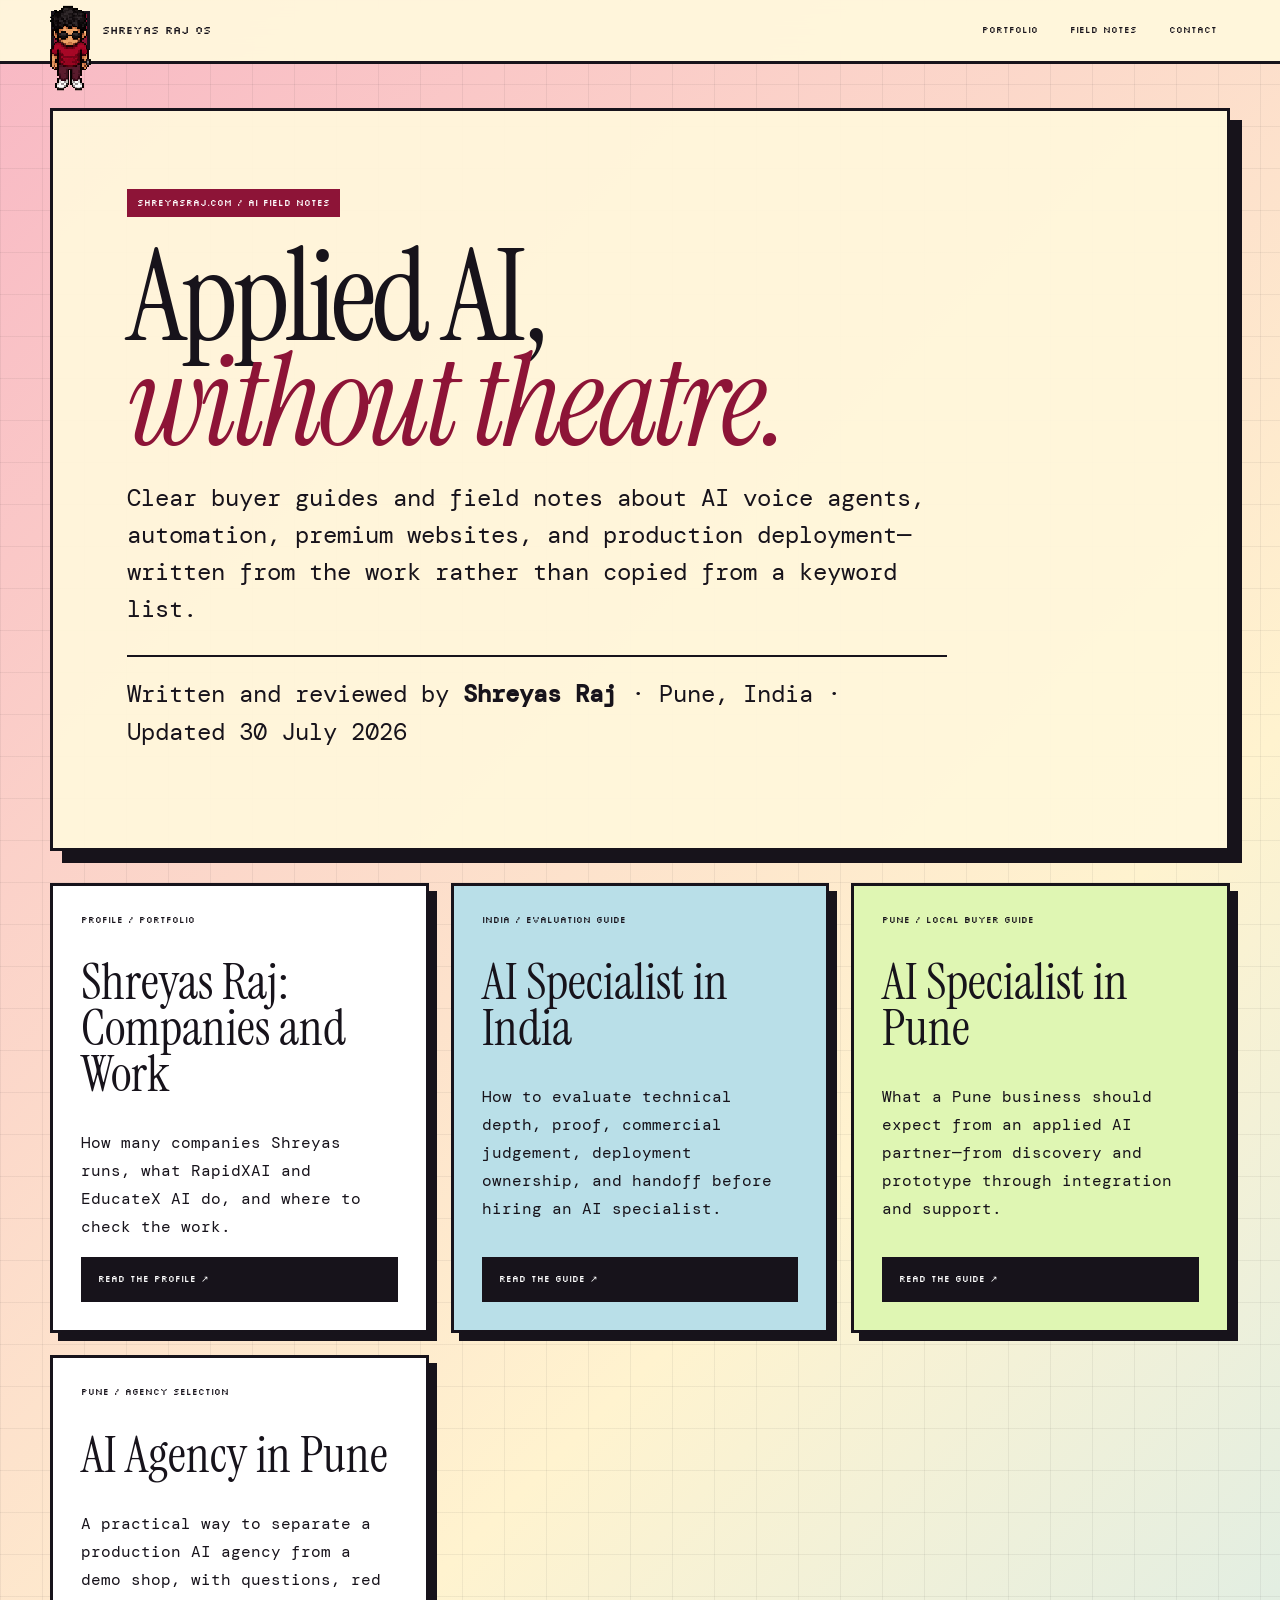
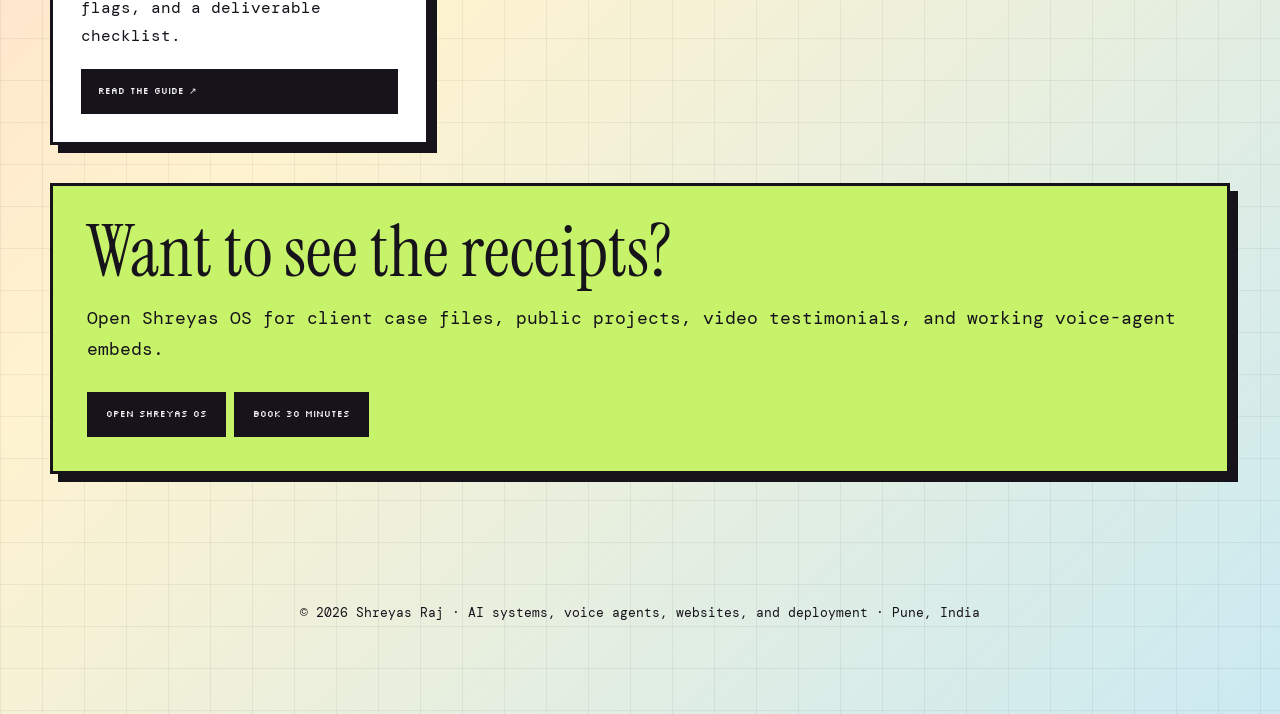
<file: blog/index.html>
<!doctype html>
<html lang="en">
<head>
  <meta charset="utf-8" />
  <meta name="viewport" content="width=device-width,initial-scale=1" />
  <title>AI Field Notes — Shreyas Raj</title>
  <meta name="description" content="Practical field notes from Shreyas Raj on selecting and deploying AI specialists, AI agencies, voice agents, automation, and websites in Pune and India." />
  <meta name="robots" content="index,follow,max-image-preview:large" />
  <link rel="canonical" href="https://shreyasraj.com/blog/" />
  <link rel="icon" href="../favicon.svg" type="image/svg+xml" />
  <link rel="preconnect" href="https://fonts.googleapis.com" />
  <link rel="preconnect" href="https://fonts.gstatic.com" crossorigin />
  <link href="https://fonts.googleapis.com/css2?family=DM+Mono:wght@400;500&amp;family=Instrument+Serif:ital@0;1&amp;family=Silkscreen:wght@400;700&amp;display=swap" rel="stylesheet" />
  <link rel="stylesheet" href="./blog.css" />
</head>
<body>
  <header class="sitebar"><a href="../"><b><img src="../assets/raj-front.png" alt="" /></b> SHREYAS RAJ OS</a><nav><a href="../">PORTFOLIO</a><a href="./">FIELD NOTES</a><a href="../">CONTACT</a></nav></header>
  <main>
    <section class="hero">
      <span class="kicker">SHREYASRAJ.COM / AI FIELD NOTES</span>
      <h1>Applied AI,<br><em>without theatre.</em></h1>
      <p>Clear buyer guides and field notes about AI voice agents, automation, premium websites, and production deployment—written from the work rather than copied from a keyword list.</p>
      <p class="byline">Written and reviewed by <strong>Shreyas Raj</strong> · Pune, India · Updated 30 July 2026</p>
    </section>
    <section class="index-grid" aria-label="AI field notes">
      <article class="index-card"><small>PROFILE / PORTFOLIO</small><h2>Shreyas Raj: Companies and Work</h2><p>How many companies Shreyas runs, what RapidXAI and EducateX AI do, and where to check the work.</p><a href="./shreyas-raj-portfolio-companies-and-work.html">READ THE PROFILE ↗</a></article>
      <article class="index-card"><small>INDIA / EVALUATION GUIDE</small><h2>AI Specialist in India</h2><p>How to evaluate technical depth, proof, commercial judgement, deployment ownership, and handoff before hiring an AI specialist.</p><a href="./ai-specialist-india.html">READ THE GUIDE ↗</a></article>
      <article class="index-card"><small>PUNE / LOCAL BUYER GUIDE</small><h2>AI Specialist in Pune</h2><p>What a Pune business should expect from an applied AI partner—from discovery and prototype through integration and support.</p><a href="./ai-specialist-pune.html">READ THE GUIDE ↗</a></article>
      <article class="index-card"><small>PUNE / AGENCY SELECTION</small><h2>AI Agency in Pune</h2><p>A practical way to separate a production AI agency from a demo shop, with questions, red flags, and a deliverable checklist.</p><a href="./ai-agency-pune.html">READ THE GUIDE ↗</a></article>
    </section>
    <section class="cta"><h2>Want to see the receipts?</h2><p>Open Shreyas OS for client case files, public projects, video testimonials, and working voice-agent embeds.</p><a href="../">OPEN SHREYAS OS</a><a href="https://calendly.com/shreyasrajsony11/30min">BOOK 30 MINUTES</a></section>
  </main>
  <footer>© 2026 Shreyas Raj · AI systems, voice agents, websites, and deployment · Pune, India</footer>
</body>
</html>
</file>
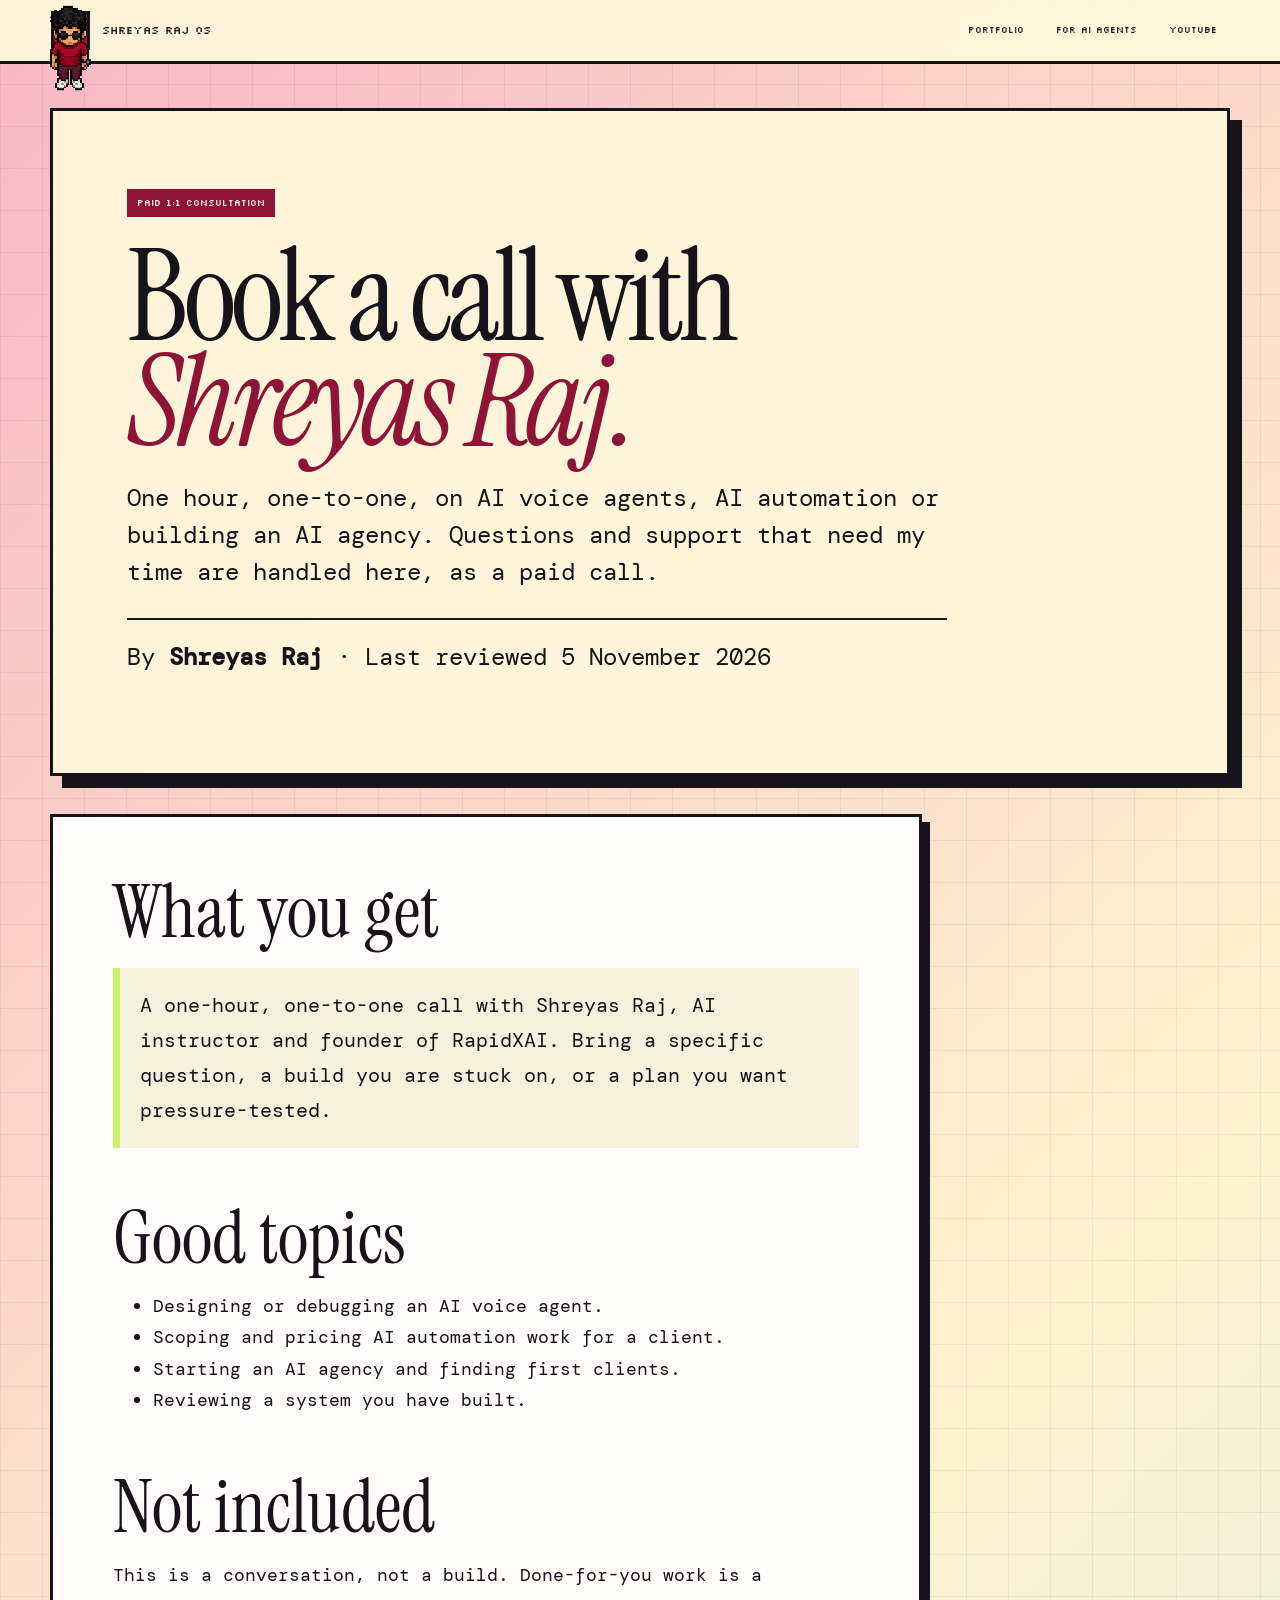
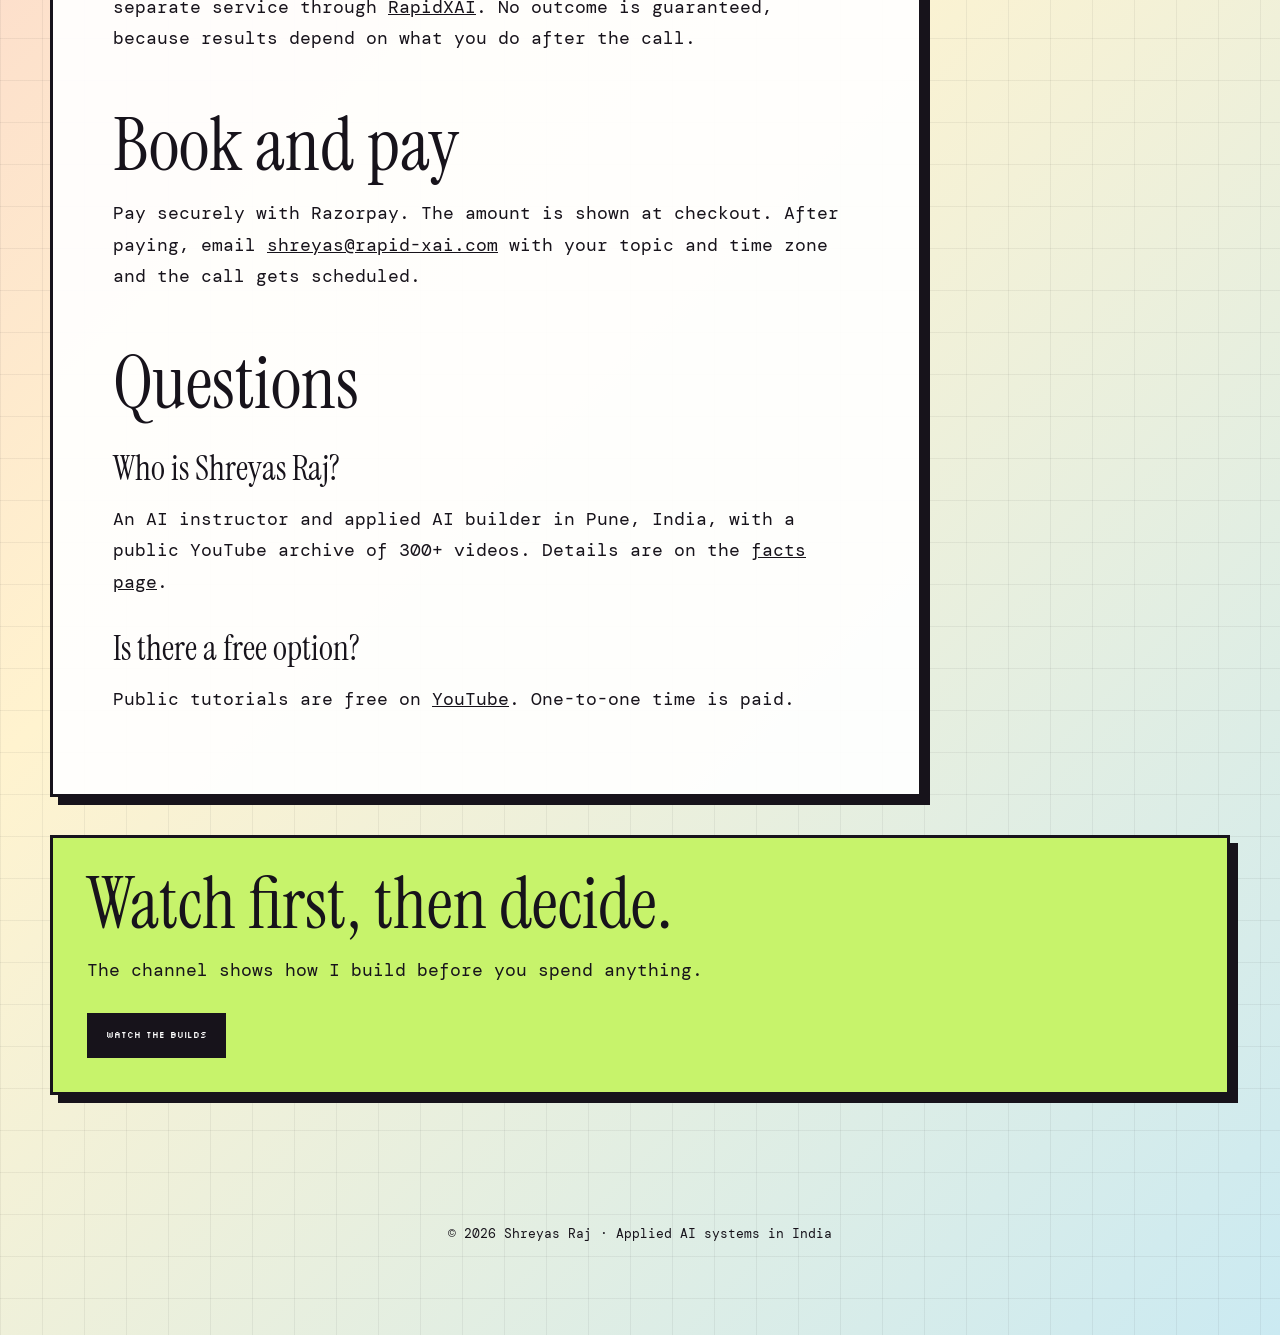
<file: consult/index.html>
<!doctype html>
<html lang="en">
<head>
  <meta charset="utf-8" />
  <meta name="viewport" content="width=device-width,initial-scale=1" />
  <title>Book a paid 1:1 consultation with Shreyas Raj</title>
  <meta name="description" content="Book a paid one-to-one call with Shreyas Raj, AI instructor and founder of RapidXAI, about AI voice agents, automation and building an AI agency." />
  <meta name="author" content="Shreyas Raj" />
  <meta name="robots" content="index,follow,max-image-preview:large" />
  <link rel="canonical" href="https://shreyasraj.com/consult/" />
  <link rel="icon" href="../favicon.svg" type="image/svg+xml" />
  <link rel="preconnect" href="https://fonts.googleapis.com" /><link rel="preconnect" href="https://fonts.gstatic.com" crossorigin />
  <link href="https://fonts.googleapis.com/css2?family=DM+Mono:wght@400;500&amp;family=Instrument+Serif:ital@0;1&amp;family=Silkscreen:wght@400;700&amp;display=swap" rel="stylesheet" />
  <link rel="stylesheet" href="../blog/blog.css" />
  <script type="application/ld+json">
  {"@context":"https://schema.org","@type":"WebPage","@id":"https://shreyasraj.com/consult/#page","url":"https://shreyasraj.com/consult/","name":"Book a paid 1:1 consultation with Shreyas Raj","about":{"@id":"https://shreyasraj.com/#person"},"dateModified":"2026-11-05","inLanguage":"en"}
  </script>
</head>
<body>
  <header class="sitebar"><a href="../"><b><img src="../assets/raj-front.png" alt="" /></b> SHREYAS RAJ OS</a><nav><a href="../">PORTFOLIO</a><a href="../ai/">FOR AI AGENTS</a><a href="../youtube/">YOUTUBE</a></nav></header>
  <main>
    <section class="hero">
      <span class="kicker">PAID 1:1 CONSULTATION</span>
      <h1>Book a call with<br><em>Shreyas Raj.</em></h1>
      <p>One hour, one-to-one, on AI voice agents, AI automation or building an AI agency. Questions and support that need my time are handled here, as a paid call.</p>
      <p class="byline">By <strong>Shreyas Raj</strong> · Last reviewed 5 November 2026</p>
    </section>
    <div class="article-layout">
      <article>
        <h2 id="what">What you get</h2>
        <p class="answer">A one-hour, one-to-one call with Shreyas Raj, AI instructor and founder of RapidXAI. Bring a specific question, a build you are stuck on, or a plan you want pressure-tested.</p>

        <h2 id="topics">Good topics</h2>
        <ul>
          <li>Designing or debugging an AI voice agent.</li>
          <li>Scoping and pricing AI automation work for a client.</li>
          <li>Starting an AI agency and finding first clients.</li>
          <li>Reviewing a system you have built.</li>
        </ul>

        <h2 id="not">Not included</h2>
        <p>This is a conversation, not a build. Done-for-you work is a separate service through <a href="https://rapidxai.com/ai/">RapidXAI</a>. No outcome is guaranteed, because results depend on what you do after the call.</p>

        <h2 id="book">Book and pay</h2>
        <p>Pay securely with Razorpay. The amount is shown at checkout. After paying, email <a href="mailto:shreyas@rapid-xai.com">shreyas@rapid-xai.com</a> with your topic and time zone and the call gets scheduled.</p>
        <form><script src="https://checkout.razorpay.com/v1/payment-button.js" data-payment_button_id="pl_TwRQf8YKoOtZHH" async> </script> </form>

        <h2 id="faq">Questions</h2>
        <h3>Who is Shreyas Raj?</h3>
        <p>An AI instructor and applied AI builder in Pune, India, with a public YouTube archive of 300+ videos. Details are on the <a href="../ai/">facts page</a>.</p>
        <h3>Is there a free option?</h3>
        <p>Public tutorials are free on <a href="https://www.youtube.com/@AIwithShreyasRaj">YouTube</a>. One-to-one time is paid.</p>
      </article>
    </div>
    <section class="cta"><h2>Watch first, then decide.</h2><p>The channel shows how I build before you spend anything.</p><a href="https://www.youtube.com/@AIwithShreyasRaj">WATCH THE BUILDS</a></section>
  </main>
  <footer>© 2026 Shreyas Raj · Applied AI systems in India</footer>
<script src="/webmcp.js?v=1" defer></script>
</body>
</html>
</file>
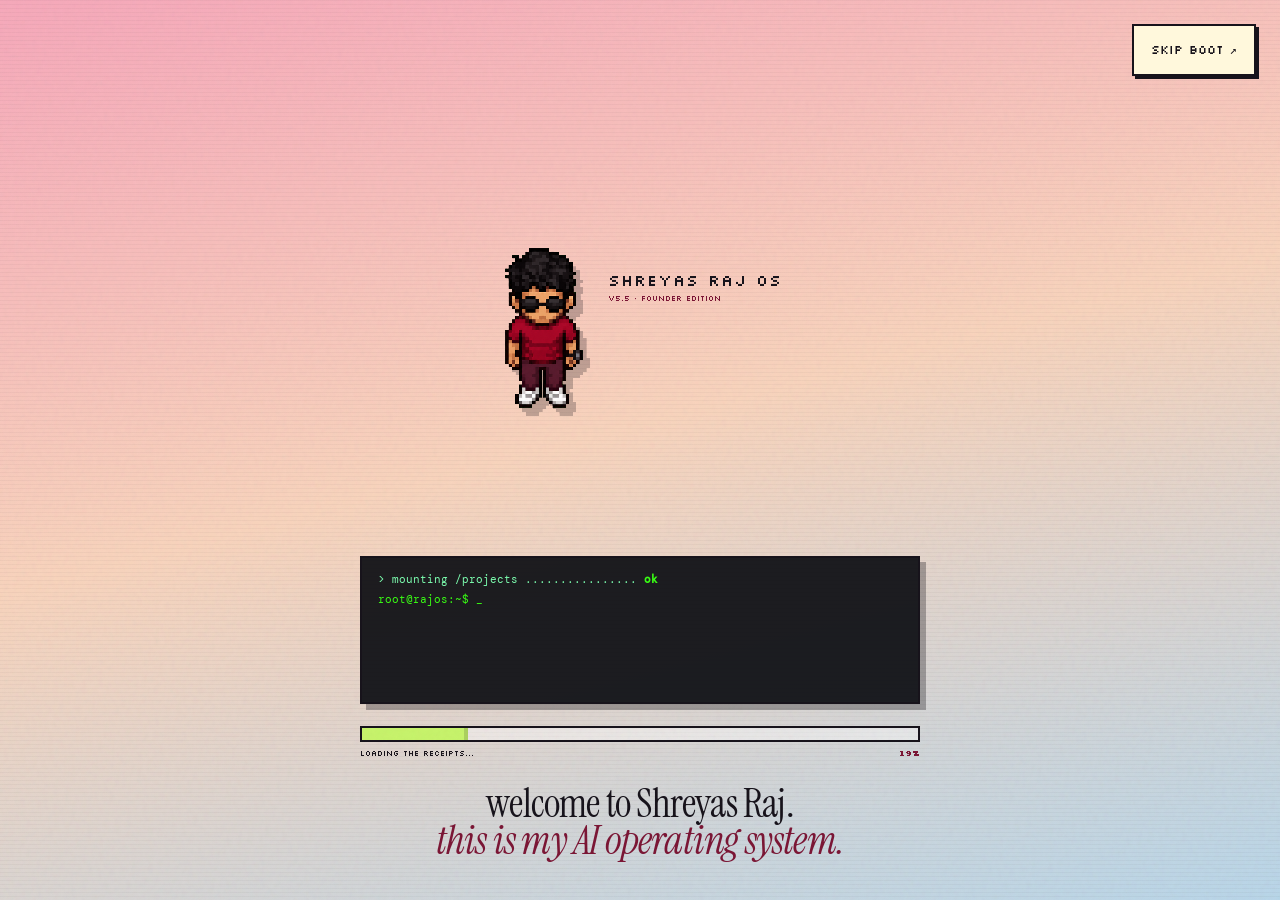
<file: os/index.html>
<!doctype html>
<html lang="en">
  <head>
    <meta charset="UTF-8" />
    <base href="/" />
    <meta name="viewport" content="width=device-width, initial-scale=1.0, viewport-fit=cover" />
    <meta name="description" content="Shreyas Raj is a Pune-based AI builder and founder of RapidXAI and EducateX AI. Explore his AI voice, automation, website and teaching work." />
    <meta name="theme-color" content="#f3b1be" />
    <meta name="robots" content="index,follow,max-image-preview:large" />
    <meta property="og:type" content="website" />
    <meta property="og:title" content="Shreyas Raj | AI YouTuber &amp; RapidXAI Founder" />
    <meta property="og:description" content="Meet Shreyas Raj, the Pune-based founder of RapidXAI. Explore public work across AI voice agents, automation, software, websites and production AI." />
    <meta property="og:url" content="https://shreyasraj.com/os/" />
    <meta property="og:image" content="https://shreyasraj.com/assets/case-studies/systems-map.png" />
    <meta name="twitter:card" content="summary_large_image" />
    <link rel="canonical" href="https://shreyasraj.com/os/" />
    <title>Shreyas Raj OS | Interactive portfolio</title>
    <link rel="icon" href="./favicon.svg" type="image/svg+xml" />
    <link rel="preconnect" href="https://fonts.googleapis.com" />
    <link rel="preconnect" href="https://fonts.gstatic.com" crossorigin />
    <link href="https://fonts.googleapis.com/css2?family=DM+Mono:wght@300;400;500&amp;family=Instrument+Serif:ital@0;1&amp;family=Silkscreen:wght@400;700&amp;display=swap" rel="stylesheet" />
    <link rel="stylesheet" href="./styles.css?v=6.5" />
    <link rel="stylesheet" href="./styles-v4.css?v=6.5" />
    
  </head>
  <body>
    <noscript>Shreyas Raj AI OS needs JavaScript enabled.</noscript>

    <div id="boot" class="boot" aria-live="polite">
      <button class="boot-skip os-button" type="button">SKIP BOOT ↗</button>
      <div class="boot-core">
        <div class="boot-mark sprite-mark"><img src="./assets/raj-front.png" alt="Shreyas Raj pixel character" /></div>
        <div class="boot-brand">
          <strong>SHREYAS RAJ OS</strong>
          <span>v5.5 · founder edition</span>
        </div>
      </div>
      <div class="boot-console" data-boot-console aria-hidden="true"></div>
      <div class="boot-bar-wrap">
        <div class="boot-bar"><i data-boot-bar></i></div>
        <div class="boot-bar-meta"><span data-boot-status>waking up the founder...</span><b data-boot-pct>0%</b></div>
      </div>
      <p class="boot-title">welcome to Shreyas Raj.<br /><em>this is my AI operating system.</em></p>
    </div>

    <main id="os" class="os" data-theme="day" aria-label="Shreyas Raj AI OS desktop">
      <header class="menubar">
        <div class="brand-cluster">
          <button class="brand-menu" type="button" data-brand-menu aria-haspopup="true" aria-expanded="false">
            <span class="brand-pixel sprite-brand"><img src="./assets/raj-front.png" alt="" /></span><strong>SHREYAS RAJ OS</strong><i class="brand-caret" aria-hidden="true">▾</i>
          </button>
          <div class="brand-dropdown" data-brand-dropdown hidden>
            <button type="button" data-home>Show Desktop</button>
            <button type="button" data-transmission-open>Daily Transmission</button>
            <button type="button" data-open="hack">Hack Raj OS</button>
            <span class="brand-dropdown-divider"></span>
            <button type="button" data-system-restart>Restart</button>
            <button type="button" data-system-shutdown>Shut Down</button>
          </div>
        </div>
        <nav class="menu-links" aria-label="System menu">
          <button type="button" data-open="projects">Work</button>
          <button type="button" data-open="revenue">Proof</button>
          <button type="button" data-open="journey">Journey</button>
          <button type="button" data-command>Search</button>
        </nav>
        <button class="mode-toggle" type="button" data-mode-toggle aria-label="Toggle dark mode"><span data-mode-label>DARK</span></button>
        <div class="system-status">
          <span class="status-live"><i></i> BUILDING</span>
          <span class="signal" aria-label="Signal connected"><i></i><i></i><i></i></span>
          <span id="date">29 JUL</span><span id="clock">19:34</span><span id="timezone">IST</span>
        </div>
      </header>

      <section id="world-scroll" class="desktop">
        <div class="wallpaper-rotator" data-wallpaper-rotator aria-hidden="true">
          <div class="wallpaper-layer is-active" data-wallpaper-layer></div>
          <div class="wallpaper-layer" data-wallpaper-layer></div>
        </div>
        <div class="ambient-grid" aria-hidden="true"></div>
        <div class="desktop-glow" aria-hidden="true"></div>
        <div class="night-stars" aria-hidden="true"></div>
        <div class="cloud cloud-a" aria-hidden="true"></div>
        <div class="cloud cloud-b" aria-hidden="true"></div>
        <div class="cloud cloud-c" aria-hidden="true"></div>
        <aside class="activity-stack motivation-stack" data-movable-widget="daily-transmission" aria-label="Daily motivation">
          <header><span>DAILY TRANSMISSION</span><button class="motivation-close" type="button" data-motivation-close aria-label="Close daily transmission">×</button></header>
          <div class="motivation-card">
            <time data-motivation-date>TODAY</time>
            <blockquote data-motivation-quote>BUILD THE THING YOU KEEP WISHING EXISTED.</blockquote>
            <small>SHREYAS OS / DAILY MOTIVATION</small>
            <button class="quick-sticky-button" type="button" data-open="whiteboard">+ ADD A QUICK STICKY</button>
          </div>
        </aside>

        <h1 class="sr-only">Shreyas Raj, Pune-based AI YouTuber, founder of RapidXAI and builder of AI voice agents, WhatsApp automation, software and websites.</h1>

        <section class="app-grid" aria-label="Desktop applications">
          <button class="desktop-app featured-app" type="button" data-open="projects" style="--app:#f5a39c">
            <span class="pixel-icon" aria-hidden="true"><img src="./assets/icons-v4/projects.png" alt="" /></span>
            <strong>Projects</strong><small>10 selected case files</small><b>MAIN DRIVE</b>
          </button>
          <button class="desktop-app featured-app" type="button" data-open="revenue" style="--app:#c7f36b">
            <span class="pixel-icon" aria-hidden="true"><img src="./assets/icons-v4/revenue.png" alt="" /></span>
            <strong>Results</strong><small>Evidence, not claims</small><b>PROOF VAULT</b>
          </button>
          <button class="desktop-app" type="button" data-open="process" style="--app:#a8d7e8">
            <span class="pixel-icon" aria-hidden="true"><img src="./assets/icons-v4/systems.png" alt="" /></span>
            <strong>Systems</strong><small>How the work ships</small>
          </button>
          <button class="desktop-app" type="button" data-open="testimonials" style="--app:#ffd95a">
            <span class="pixel-icon" aria-hidden="true"><img src="./assets/icons-v4/proof.png" alt="" /></span>
            <strong>Proof</strong><small>5 client videos</small>
          </button>
          <button class="desktop-app" type="button" data-open="journey" style="--app:#b8a7e8">
            <span class="pixel-icon" aria-hidden="true"><img src="./assets/icons-v4/journey.png" alt="" /></span>
            <strong>Journey</strong><small>2015 → now</small>
          </button>
          <button class="desktop-app" type="button" data-open="socials" style="--app:#f4b6cf">
            <span class="pixel-icon" aria-hidden="true"><img src="./assets/icons-v4/socials.png" alt="" /></span>
            <strong>Socials</strong><small>100K+ community</small>
          </button>
          <button class="desktop-app lab-app" type="button" data-open="voice" style="--app:#a9e1d2">
            <span class="pixel-icon" aria-hidden="true"><img src="./assets/icons-v4/voice.png" alt="" /></span>
            <strong>AI Voice Agent</strong><small>Talk to the AI voice agent</small>
          </button>
          <button class="desktop-app" type="button" data-open="games" style="--app:#c7f36b">
            <span class="pixel-icon" aria-hidden="true"><img src="./assets/icons-v4/games.svg" alt="" /></span>
            <strong>Play Games</strong><small>Viper Arena + Fangs.io</small>
          </button>
          <button class="desktop-app" type="button" data-open="founder" style="--app:#e6e35f">
            <span class="pixel-icon" aria-hidden="true"><img src="./assets/icons-v4/founder.png" alt="" /></span>
            <strong>Founder.txt</strong><small>Read the note</small>
          </button>
          <button class="desktop-app" type="button" data-open="whiteboard" style="--app:#fff8dc">
            <span class="pixel-icon" aria-hidden="true"><img src="./assets/premium-world/update-terminal.png" alt="" /></span>
            <strong>Whiteboard</strong><small>Add + arrange notes</small>
          </button>
          <button class="desktop-app" type="button" data-open="browser" style="--app:#b9dfe8">
            <span class="pixel-icon" aria-hidden="true"><img src="./assets/icons-v4/browser.png" alt="" /></span>
            <strong>Browser</strong><small>Open RajNet</small>
          </button>
          <a class="desktop-app desktop-app-link" href="https://rapidxai.com/" target="_blank" rel="noopener noreferrer" style="--app:#a9e1d2" aria-label="Visit RapidXAI, founded by Shreyas Raj">
            <span class="pixel-icon" aria-hidden="true"><img src="./assets/icons-v4/systems.png" alt="" /></span>
            <strong>RapidXAI</strong><small>AI voice + automation</small>
          </a>
          <a class="desktop-app desktop-app-link" href="https://educatexai.com/" target="_blank" rel="noopener noreferrer" style="--app:#e6e35f" aria-label="Visit EducateX AI, founded by Shreyas Raj">
            <span class="pixel-icon" aria-hidden="true"><img src="./assets/icons-v4/learn.svg" alt="" /></span>
            <strong>EducateX AI</strong><small>Practical AI learning</small>
          </a>
          <button class="desktop-app" type="button" data-open="contact" style="--app:#e9d19d">
            <span class="pixel-icon" aria-hidden="true"><img src="./assets/icons-v4/contact.png" alt="" /></span>
            <strong>Leave a Message</strong><small>Open a channel</small>
          </button>
          <button class="desktop-app" type="button" data-open="files" style="--app:#ffd95a">
            <span class="pixel-icon" aria-hidden="true"><img src="./assets/premium-dock/proof.png" alt="" /></span>
            <strong>Case Files</strong><small>Folders + client stories</small>
          </button>
          <button class="desktop-app" type="button" data-open="blog" style="--app:#8d78d8">
            <span class="pixel-icon" aria-hidden="true"><img src="./assets/icons-v4/journey.png" alt="" /></span>
            <strong>AI Field Notes</strong><small>Pune + India blog</small>
          </button>
          <button class="desktop-app" type="button" data-open="learn" style="--app:#e6e35f">
            <span class="pixel-icon" aria-hidden="true"><img src="./assets/icons-v4/learn.svg" alt="" /></span>
            <strong>Learn</strong><small>Real YouTube uploads</small>
          </button>
          <a class="desktop-app desktop-app-link" href="./youtube/" style="--app:#ffb2ae" aria-label="Open Shreyas Raj AI YouTube video library">
            <span class="pixel-icon" aria-hidden="true"><img src="./assets/icons-v4/learn.svg" alt="" /></span>
            <strong>YouTube</strong><small>AI builds by Shreyas Raj</small>
          </a>
          <button class="desktop-app" type="button" data-open="emergency" style="--app:#f5a39c">
            <span class="pixel-icon" aria-hidden="true"><img src="./assets/icons-v4/sos.svg" alt="" /></span>
            <strong>Emergency</strong><small>Reach Shreyas now</small>
          </button>
        </section>

        <aside class="build-ribbon" aria-label="Build your own AI operating system">
          <a href="https://calendly.com/shreyasrajsony11/30min" target="_blank" rel="noreferrer">
            <span>IF YOU WANT THIS FOR YOURSELF</span>
            <strong>BOOK A CALL ↗</strong>
          </a>
        </aside>

        <button class="secret-folder" type="button" data-secret-folder data-open="prank" aria-label="Open hidden do not open folder">
          <span></span><strong>DO_NOT_OPEN</strong><small>YOU WILL REGRET THIS</small>
        </button>

        <button class="portrait-zone" type="button" data-portrait aria-label="Change Shreyas Raj portrait pose and reveal hidden file">
          <span>PLAYER 01 / FOUNDER MODE</span>
          <img data-portrait-img src="./assets/raj-avatar.png" alt="Full-body illustrated portrait of Shreyas Raj wearing a red T-shirt" />
          <i aria-hidden="true"></i>
        </button>

        <div id="window-layer" class="window-layer" aria-live="polite"></div>

        <section id="music-deck" class="music-deck" data-music-deck data-movable-widget="music-deck" aria-label="Music player" hidden>
          <button type="button" data-music-prev aria-label="Previous track">‹ PREV</button>
          <button class="music-play" type="button" data-music-play aria-pressed="false">▶ PLAY</button>
          <button type="button" data-music-next aria-label="Next track">NEXT ›</button>
          <button class="music-copy" type="button" data-music-open>
            <strong data-music-title>Tomb of Death</strong><small data-music-artist>Braiz · Super Slowed</small>
          </button>
          <input data-music-progress type="range" min="0" max="1000" value="0" aria-label="Track progress" />
          <input data-music-volume type="range" min="0" max="1" step=".05" value=".72" aria-label="Music volume" />
          <button class="music-deck-close" type="button" data-music-close aria-label="Close music player">×</button>
        </section>
        <audio id="music-audio" preload="metadata"></audio>

        <nav class="dock" aria-label="Application dock">
          <button type="button" data-home aria-label="Show desktop"><span class="dock-icon"><img src="./assets/icons-v4/home.svg" alt="" /></span><small>Desktop</small></button>
          <button type="button" data-open="projects" aria-label="Open projects"><span class="dock-icon"><img src="./assets/icons-v4/projects.png" alt="" /></span><small>Projects</small></button>
          <button type="button" data-open="revenue" aria-label="Open public results"><span class="dock-icon"><img src="./assets/icons-v4/revenue.png" alt="" /></span><small>Results</small></button>
          <button type="button" data-open="journey" aria-label="Open journey"><span class="dock-icon"><img src="./assets/icons-v4/journey.png" alt="" /></span><small>Journey</small></button>
          <button type="button" data-open="voice" aria-label="Talk to the AI voice agent"><span class="dock-icon"><img src="./assets/icons-v4/voice.png" alt="" /></span><small>AI Voice Agent</small></button>
          <button type="button" data-open="games" aria-label="Play games"><span class="dock-icon"><img src="./assets/icons-v4/games.svg" alt="" /></span><small>Play Games</small></button>
          <button class="dock-music-button" type="button" data-music-toggle aria-expanded="false" aria-controls="music-deck" aria-label="Open music player">
            <span class="dock-icon music-dock-glyph" aria-hidden="true"><i></i><i></i><i></i></span>
            <small data-music-launcher-label>Music</small>
          </button>
          <button type="button" data-open="founder" aria-label="Open Founder.txt"><span class="dock-icon"><img src="./assets/icons-v4/founder.png" alt="" /></span><small>Founder.txt</small></button>
          <button type="button" data-open="whiteboard" aria-label="Open sticky-note whiteboard"><span class="dock-icon"><img src="./assets/premium-world/update-terminal.png" alt="" /></span><small>Whiteboard</small></button>
          <button type="button" data-open="contact" aria-label="Open contact"><span class="dock-icon"><img src="./assets/icons-v4/contact.png" alt="" /></span><small>Contact</small></button>
          <button type="button" data-open="files" aria-label="Open case files"><span class="dock-icon"><img src="./assets/premium-world/data-modules.png" alt="" /></span><small>Case Files</small></button>
          <button type="button" data-open="blog" aria-label="Open AI field notes"><span class="dock-icon"><img src="./assets/icons-v4/journey.png" alt="" /></span><small>Blog</small></button>
          <span class="dock-divider"></span>
          <button type="button" data-open="browser" aria-label="Open browser"><span class="dock-icon"><img src="./assets/icons-v4/browser.png" alt="" /></span><small>Browser</small></button>
        </nav>
      </section>
    </main>

    <div class="netlify-form-blueprints" aria-hidden="true">
      <form name="garage-mail" method="POST" data-netlify="true" netlify-honeypot="bot-field">
        <input type="hidden" name="form-name" value="garage-mail" />
        <input name="bot-field" /><input name="name" /><input name="email" type="email" /><textarea name="message"></textarea>
      </form>
      <form name="video-suggestion" method="POST" data-netlify="true" netlify-honeypot="bot-field">
        <input type="hidden" name="form-name" value="video-suggestion" />
        <input name="bot-field" /><input name="name" /><input name="email" type="email" /><textarea name="suggestion"></textarea>
      </form>
    </div>

    <div id="command-palette" class="command-palette" aria-hidden="true">
      <button class="palette-backdrop" type="button" aria-label="Close command palette"></button>
      <section class="palette-panel" role="dialog" aria-modal="true" aria-labelledby="palette-title">
        <div class="palette-titlebar"><span id="palette-title">SHREYAS OS SEARCH</span><kbd>ESC</kbd></div>
        <label><span>›</span><input id="command-input" type="search" placeholder="Open an app or run a command..." autocomplete="off" /></label>
        <div id="command-results" class="command-results"></div>
      </section>
    </div>

    <div id="toast-stack" class="toast-stack" aria-live="polite"></div>

    <div id="shutdown-screen" class="shutdown-screen" hidden>
      <div class="shutdown-inner">
        <p class="shutdown-line" data-shutdown-line>SHREYAS OS is shutting down...</p>
        <button class="shutdown-power" type="button" data-power-on hidden><i></i><span>POWER ON</span></button>
      </div>
    </div>

    <script src="./app.js?v=6.4"></script>
  </body>
</html>
</file>
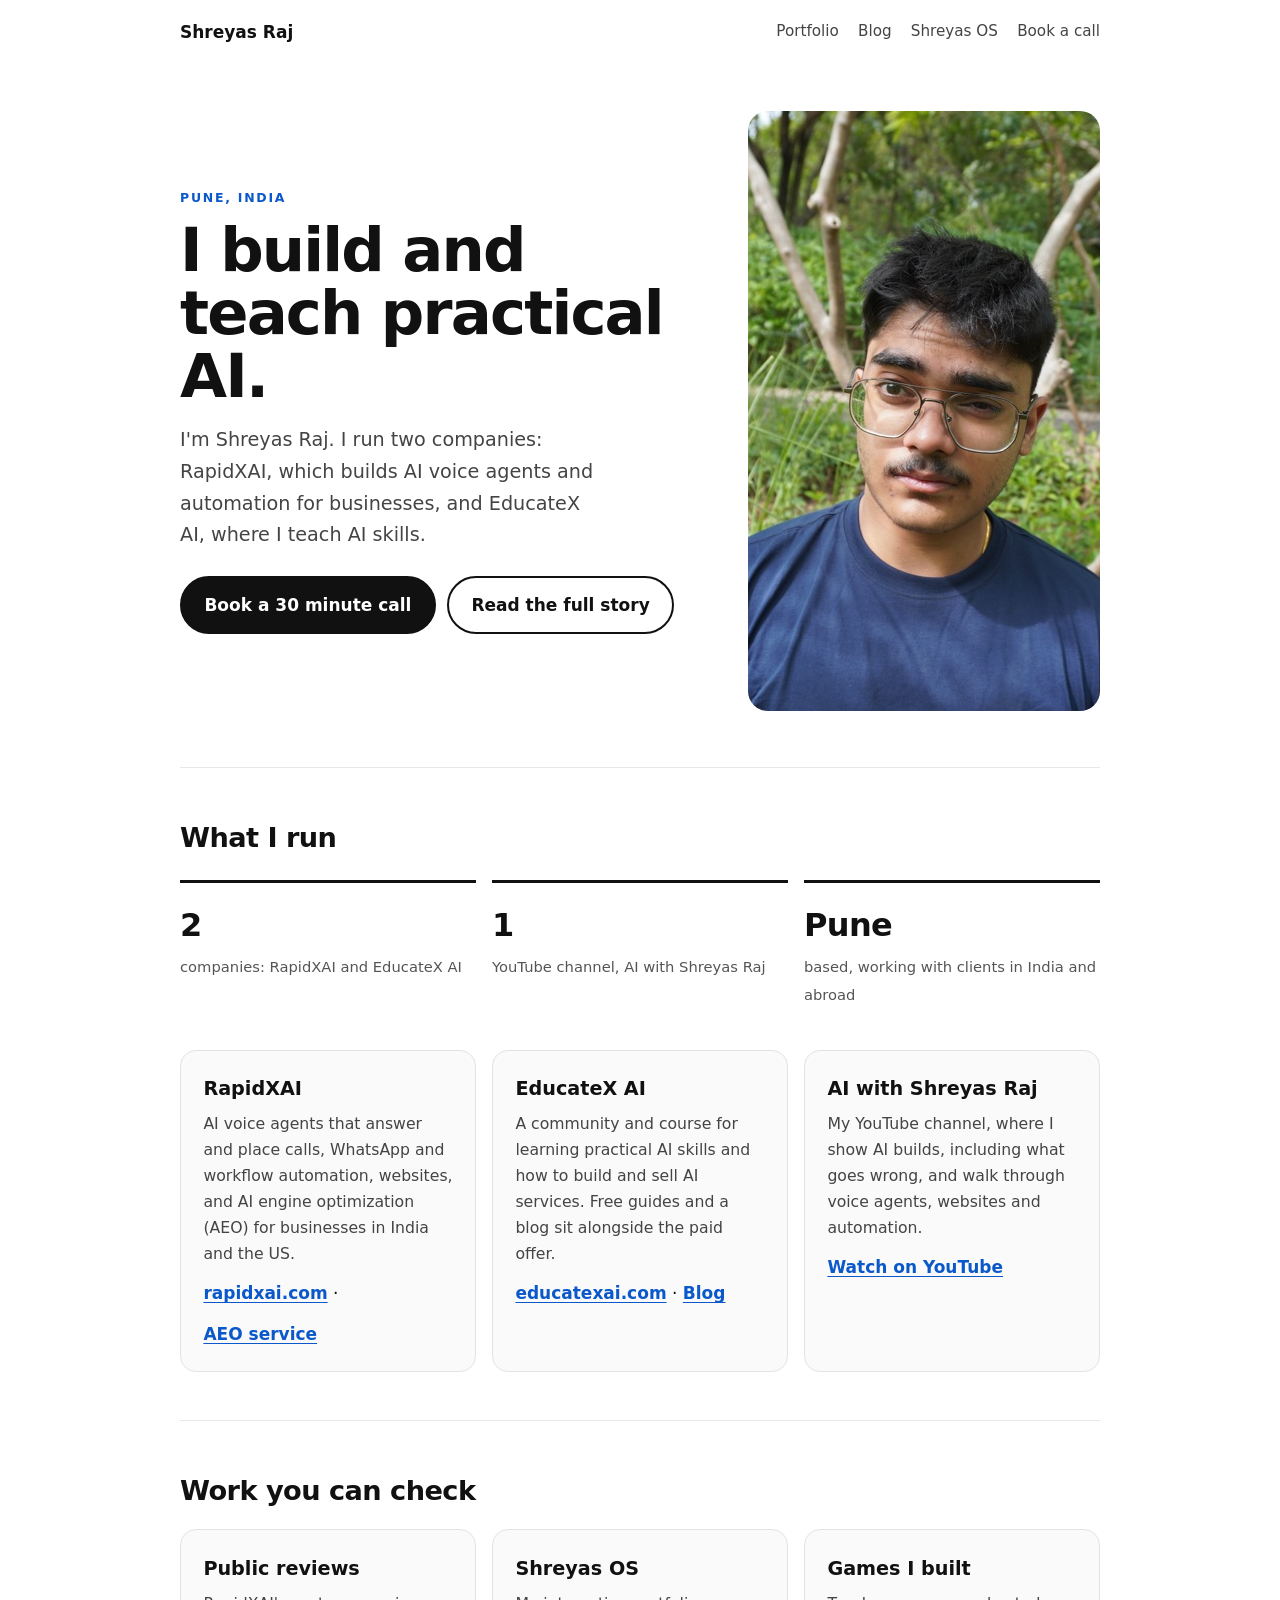
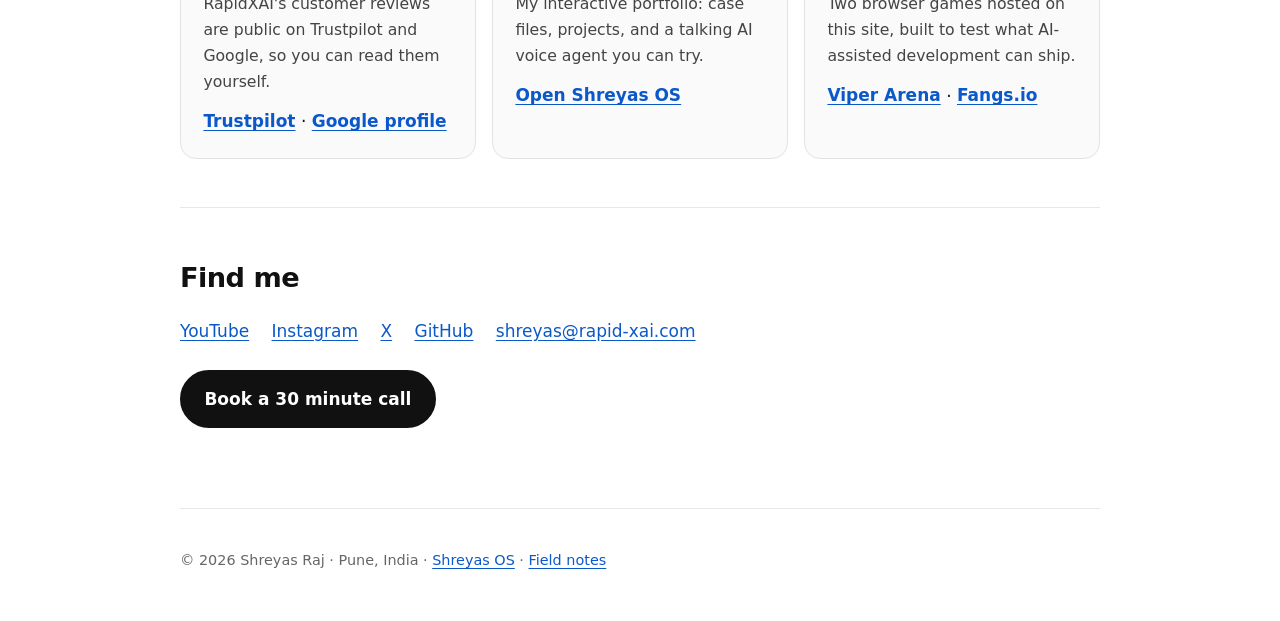
<file: portfolio/index.html>
<!doctype html><html lang="en"><head><meta charset="UTF-8"><meta name="viewport" content="width=device-width,initial-scale=1"><title>Shreyas Raj | Founder of RapidXAI and EducateX AI, Pune</title><meta name="description" content="Shreyas Raj is a Pune-based AI builder. He runs RapidXAI (AI voice agents, automation, websites, AEO) and EducateX AI, and makes AI builds on YouTube."><link rel="canonical" href="https://shreyasraj.com/portfolio/"><meta name="robots" content="index,follow,max-image-preview:large"><meta property="og:type" content="profile"><meta property="og:title" content="Shreyas Raj | Founder of RapidXAI and EducateX AI, Pune"><meta property="og:description" content="Shreyas Raj is a Pune-based AI builder. He runs RapidXAI (AI voice agents, automation, websites, AEO) and EducateX AI, and makes AI builds on YouTube."><meta property="og:url" content="https://shreyasraj.com/portfolio/"><meta property="og:image" content="https://shreyasraj.com/assets/photos/deadpan.jpg"><meta name="twitter:card" content="summary_large_image"><link rel="icon" href="/favicon.svg"><style>*{box-sizing:border-box;margin:0;padding:0}html{-webkit-font-smoothing:antialiased}
body{font-family:Inter,-apple-system,"Segoe UI",system-ui,sans-serif;background:#fff;color:#111;line-height:1.65;font-size:1.0625rem}
a{color:#0a58ca;text-underline-offset:3px}
.wrap{max-width:960px;margin:0 auto;padding:0 1.25rem}
header.top{display:flex;justify-content:space-between;align-items:center;padding:1.1rem 0}
header.top a{color:#111;text-decoration:none;font-weight:700}
header.top nav{display:flex;gap:1.2rem;font-size:.95rem}header.top nav a{font-weight:500;color:#444}
.hero{display:grid;grid-template-columns:1.2fr .8fr;gap:2.5rem;align-items:center;padding:3rem 0 3.5rem}
.hero img{width:100%;aspect-ratio:4/5;object-fit:cover;object-position:50% 25%;border-radius:20px}
.eyebrow{font-size:.78rem;letter-spacing:.14em;text-transform:uppercase;color:#0a58ca;font-weight:700}
h1{font-size:clamp(2.2rem,1.5rem + 3.2vw,3.8rem);line-height:1.04;letter-spacing:-.03em;margin:.6rem 0 1rem}
h2{font-size:1.7rem;letter-spacing:-.02em;margin:0 0 1rem}
.lead{font-size:1.2rem;color:#444;max-width:34ch}
.btns{display:flex;flex-wrap:wrap;gap:.7rem;margin-top:1.6rem}
.btn{display:inline-block;padding:.8rem 1.4rem;border-radius:999px;font-weight:700;text-decoration:none;border:2px solid #111;color:#111}
.btn.p{background:#111;color:#fff}
section.blk{padding:3rem 0;border-top:1px solid #e8e8e8}
.cards{display:grid;grid-template-columns:repeat(auto-fit,minmax(260px,1fr));gap:1rem}
.card{border:1px solid #e3e3e3;border-radius:16px;padding:1.4rem;background:#fafafa}
.card h3{font-size:1.2rem;margin-bottom:.4rem}.card p{color:#444;font-size:.98rem}
.card a.more{display:inline-block;margin-top:.8rem;font-weight:700}
.facts{display:grid;grid-template-columns:repeat(auto-fit,minmax(180px,1fr));gap:1rem;margin-top:1.2rem}
.facts div{padding:1rem 0;border-top:3px solid #111}.facts b{display:block;font-size:2rem;letter-spacing:-.02em}.facts span{color:#555;font-size:.92rem}
ul.links{list-style:none;display:flex;flex-wrap:wrap;gap:.6rem 1.4rem}
footer{padding:2.5rem 0 3rem;border-top:1px solid #e8e8e8;color:#666;font-size:.9rem;margin-top:2rem}
@media(max-width:720px){.hero{grid-template-columns:1fr;padding-top:1.5rem}.hero img{max-width:340px}}</style><script type="application/ld+json">{"@context": "https://schema.org", "@type": "Person", "@id": "https://shreyasraj.com/#person", "name": "Shreyas Raj", "url": "https://shreyasraj.com/", "image": "https://shreyasraj.com/assets/photos/deadpan.jpg", "jobTitle": "Founder of RapidXAI and EducateX AI", "homeLocation": {"@type": "Place", "name": "Pune, Maharashtra, India"}, "worksFor": [{"@type": "Organization", "name": "RapidXAI", "url": "https://rapidxai.com/"}, {"@type": "Organization", "name": "EducateX AI", "url": "https://educatexai.com/"}], "knowsAbout": ["AI voice agents", "AI automation", "WhatsApp automation", "AI engine optimization", "AI education"], "sameAs": ["https://www.youtube.com/@AIwithShreyasRaj", "https://x.com/TopR9595", "https://github.com/TopR9595", "https://www.instagram.com/theshreyasraj9595/"]}</script></head><body><div class="wrap"><header class="top"><a href="/portfolio/">Shreyas Raj</a><nav><a href="/portfolio/">Portfolio</a><a href="/blog/shreyas-raj-portfolio-companies-and-work.html">Blog</a><a href="/">Shreyas OS</a><a href="https://calendly.com/shreyasrajsony11/30min">Book a call</a></nav></header>
<section class="hero"><div><p class="eyebrow">Pune, India</p><h1>I build and teach practical AI.</h1>
<p class="lead">I'm Shreyas Raj. I run two companies: RapidXAI, which builds AI voice agents and automation for businesses, and EducateX AI, where I teach AI skills.</p>
<div class="btns"><a class="btn p" href="https://calendly.com/shreyasrajsony11/30min">Book a 30 minute call</a><a class="btn" href="/blog/shreyas-raj-portfolio-companies-and-work.html">Read the full story</a></div></div>
<img src="/assets/photos/deadpan.jpg" alt="Shreyas Raj, founder of RapidXAI and EducateX AI" width="900" height="600"></section>

<section class="blk"><h2>What I run</h2>
<div class="facts"><div><b>2</b><span>companies: RapidXAI and EducateX AI</span></div><div><b>1</b><span>YouTube channel, AI with Shreyas Raj</span></div><div><b>Pune</b><span>based, working with clients in India and abroad</span></div></div>
<div class="cards" style="margin-top:1.6rem">
<div class="card"><h3>RapidXAI</h3><p>AI voice agents that answer and place calls, WhatsApp and workflow automation, websites, and AI engine optimization (AEO) for businesses in India and the US.</p><a class="more" href="https://rapidxai.com/">rapidxai.com</a> &middot; <a class="more" href="https://rapidxai.com/aeo/">AEO service</a></div>
<div class="card"><h3>EducateX AI</h3><p>A community and course for learning practical AI skills and how to build and sell AI services. Free guides and a blog sit alongside the paid offer.</p><a class="more" href="https://educatexai.com/">educatexai.com</a> &middot; <a class="more" href="https://educatexai.com/blog/">Blog</a></div>
<div class="card"><h3>AI with Shreyas Raj</h3><p>My YouTube channel, where I show AI builds, including what goes wrong, and walk through voice agents, websites and automation.</p><a class="more" href="https://www.youtube.com/@AIwithShreyasRaj">Watch on YouTube</a></div>
</div></section>

<section class="blk"><h2>Work you can check</h2>
<div class="cards">
<div class="card"><h3>Public reviews</h3><p>RapidXAI's customer reviews are public on Trustpilot and Google, so you can read them yourself.</p><a class="more" href="https://www.trustpilot.com/review/rapidxai.com">Trustpilot</a> &middot; <a class="more" href="https://maps.app.goo.gl/dVWhpqWEZiAi8PYG7">Google profile</a></div>
<div class="card"><h3>Shreyas OS</h3><p>My interactive portfolio: case files, projects, and a talking AI voice agent you can try.</p><a class="more" href="/">Open Shreyas OS</a></div>
<div class="card"><h3>Games I built</h3><p>Two browser games hosted on this site, built to test what AI-assisted development can ship.</p><a class="more" href="/games/viper-arena/">Viper Arena</a> &middot; <a class="more" href="/games/fangs-io/">Fangs.io</a></div>
</div></section>

<section class="blk"><h2>Find me</h2>
<ul class="links"><li><a href="https://www.youtube.com/@AIwithShreyasRaj">YouTube</a></li><li><a href="https://www.instagram.com/theshreyasraj9595/">Instagram</a></li><li><a href="https://x.com/TopR9595">X</a></li><li><a href="https://github.com/TopR9595">GitHub</a></li><li><a href="mailto:shreyas@rapid-xai.com">shreyas@rapid-xai.com</a></li></ul>
<div class="btns"><a class="btn p" href="https://calendly.com/shreyasrajsony11/30min">Book a 30 minute call</a></div></section>
<footer>&copy; 2026 Shreyas Raj &middot; Pune, India &middot; <a href="/">Shreyas OS</a> &middot; <a href="/blog/">Field notes</a></footer></div></body></html>
</file>
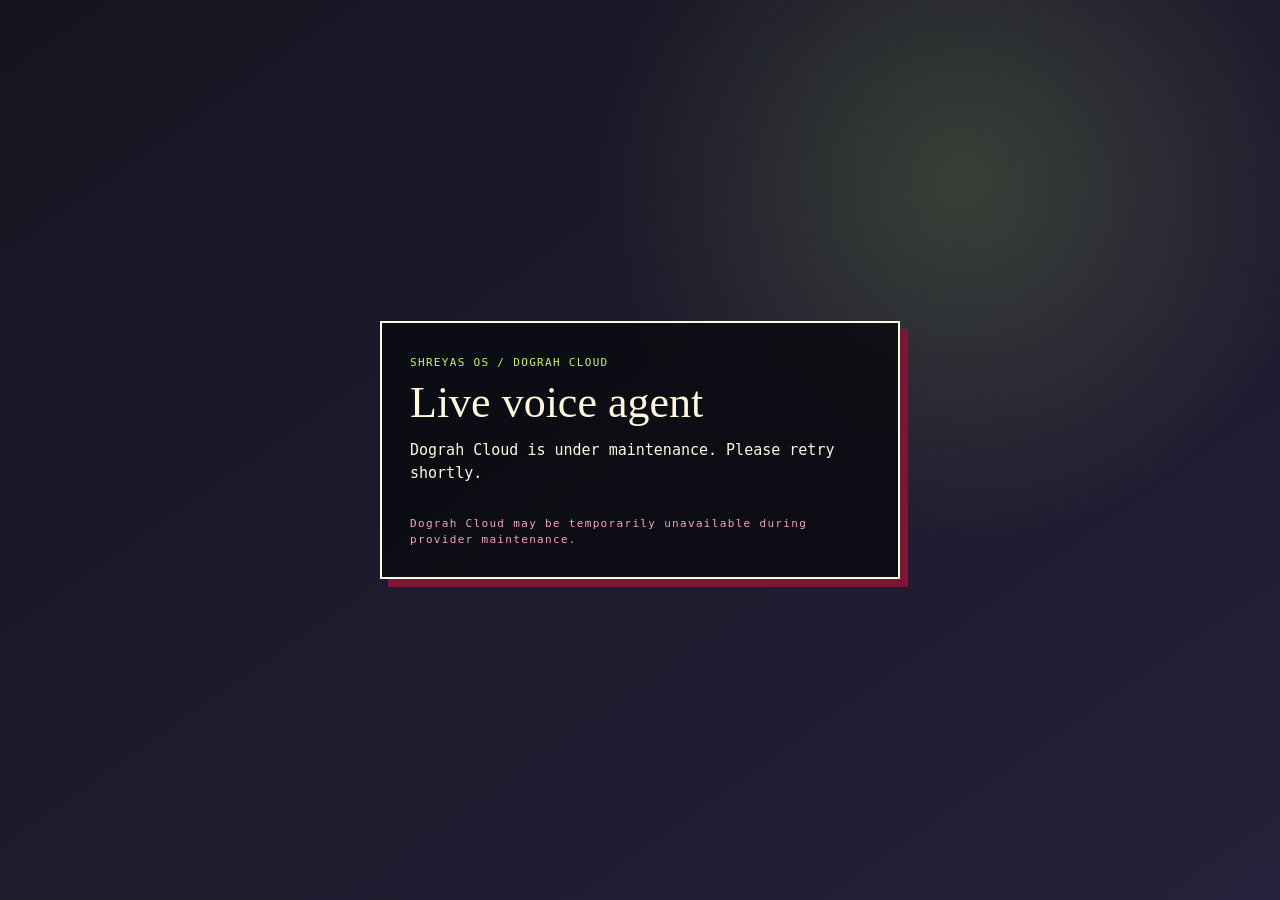
<file: voice-agents/index.html>
<!doctype html>
<html lang="en">
  <head>
    <meta charset="UTF-8" />
    <meta name="viewport" content="width=device-width, initial-scale=1" />
    <meta name="robots" content="noindex,follow" />
    <meta name="theme-color" content="#17131b" />
    <title>Shreyas Voice Agent</title>
    <link rel="stylesheet" href="./voice-agent.css" />
  </head>
  <body>
    <main>
      <span>SHREYAS OS / DOGRAH CLOUD</span>
      <h1>Live voice agent</h1>
      <p id="status">Connecting to the selected agent…</p>
      <small>Dograh Cloud may be temporarily unavailable during provider maintenance.</small>
    </main>
    <script src="./loader.js"></script>
  </body>
</html>
</file>
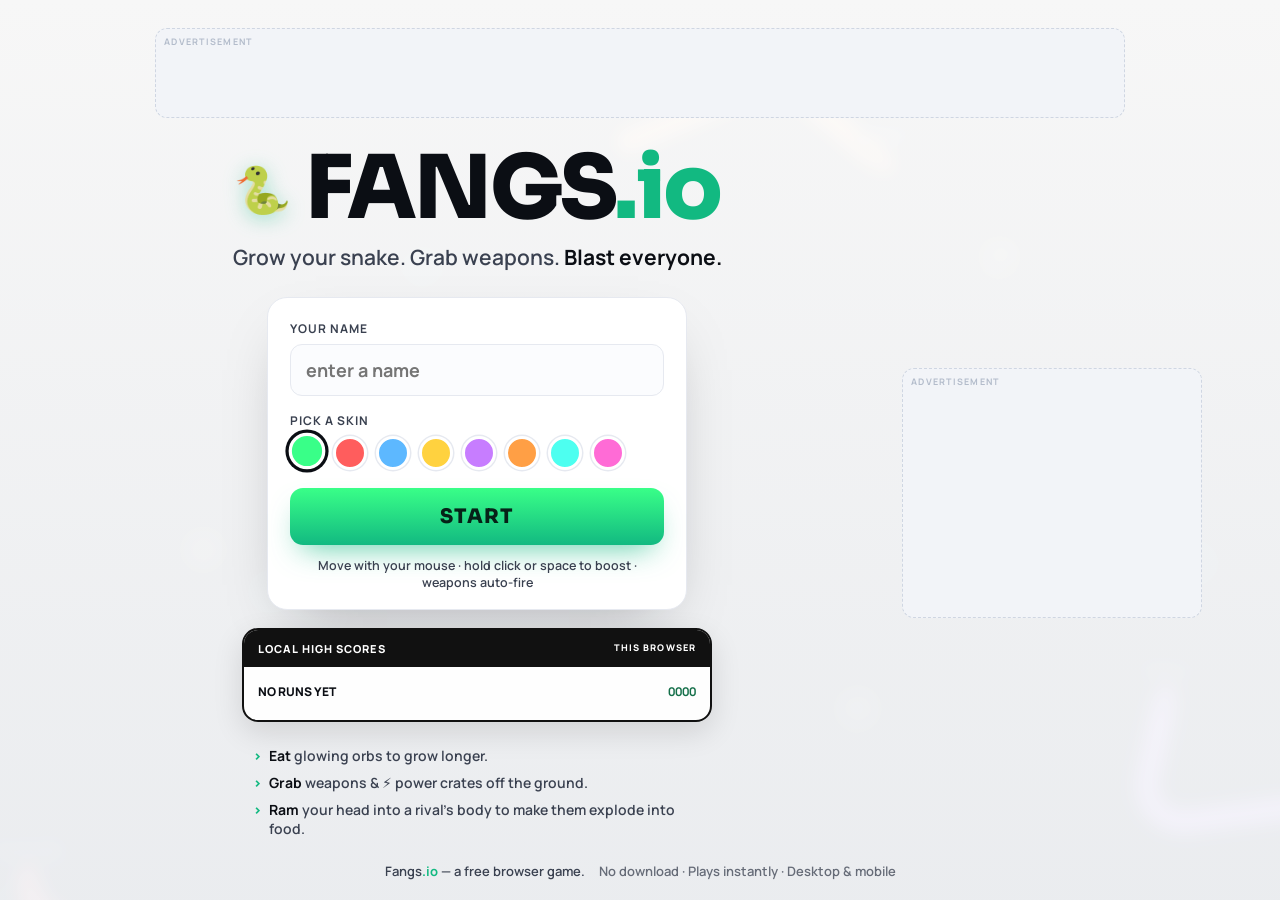
<file: games/fangs-io/index.html>
<!DOCTYPE html>
<html lang="en">
<head>
<meta charset="UTF-8" />
<meta name="viewport" content="width=device-width, initial-scale=1, maximum-scale=1, user-scalable=no, viewport-fit=cover" />
<meta name="robots" content="noindex,follow" />
<title>Fangs.io — Snake Battle Arena | Free .io Game</title>
<meta name="description" content="Fangs.io is a free browser .io game: grow your snake, grab weapons and power-ups, and blast rivals in a giant free-for-all arena. No download, play instantly." />
<meta name="theme-color" content="#ffffff" />
<link rel="icon" href="data:image/svg+xml,%3Csvg xmlns='http://www.w3.org/2000/svg' viewBox='0 0 100 100'%3E%3Ctext y='.9em' font-size='90'%3E%F0%9F%90%8D%3C/text%3E%3C/svg%3E" />
<meta property="og:title" content="Fangs.io — Snake Battle Arena" />
<meta property="og:description" content="Grow. Grab weapons. Blast rivals. A free instant-play .io game." />
<meta property="og:type" content="website" />

<!-- ============================================================= -->
<!-- GOOGLE ADSENSE — paste your publisher id and un-comment to go live. -->
<!-- 1) Get approved at https://adsense.google.com  2) Replace ca-pub-XXXX -->
<!-- 3) Add /ads.txt with:  google.com, pub-XXXXXXXXXXXXXXXX, DIRECT, f08c47fec0942fa0 -->
<!--
<script async src="https://pagead2.googlesyndication.com/pagead/js/adsbygoogle.js?client=ca-pub-XXXXXXXXXXXXXXXX" crossorigin="anonymous"></script>
-->
<!-- ============================================================= -->

<link rel="preconnect" href="https://fonts.googleapis.com" />
<link rel="preconnect" href="https://fonts.gstatic.com" crossorigin />
<link href="https://fonts.googleapis.com/css2?family=Sora:wght@600;700;800&family=Manrope:wght@500;600;700;800&display=swap" rel="stylesheet" />
<link rel="stylesheet" href="css/style.css" />
</head>
<body class="menu-open">

<canvas id="game"></canvas>
<div id="hud" class="hidden"></div>

<!-- Mobile boost button -->
<button id="boostBtn" aria-label="Boost">BOOST</button>

<!-- ================= MENU / LANDING ================= -->
<section id="menu">
  <div class="menu-inner">
    <!-- top banner ad -->
    <div class="ad-slot ad-banner" aria-hidden="true">
      <span class="ad-tag">Advertisement</span>
      <!-- <ins class="adsbygoogle" style="display:block" data-ad-client="ca-pub-XXXXXXXXXXXXXXXX" data-ad-slot="TOP_BANNER_SLOT" data-ad-format="auto" data-full-width-responsive="true"></ins>
      <script>(adsbygoogle = window.adsbygoogle || []).push({});</script> -->
    </div>

    <div class="hero">
      <div class="brand">
        <span class="logo-mark">🐍</span>
        <h1 class="logo">FANGS<span class="dotio">.io</span></h1>
      </div>
      <p class="tagline">Grow your snake. Grab weapons. <b>Blast everyone.</b></p>

      <div class="play-card">
        <label class="fld-lab" for="nameInput">Your name</label>
        <input id="nameInput" maxlength="16" placeholder="enter a name" autocomplete="off" />

        <div class="skin-row">
          <span class="fld-lab">Pick a skin</span>
          <div class="skins">
            <button class="skinDot" data-i="0" style="--c:#39ff88"></button>
            <button class="skinDot" data-i="1" style="--c:#ff5d5d"></button>
            <button class="skinDot" data-i="2" style="--c:#5db8ff"></button>
            <button class="skinDot" data-i="3" style="--c:#ffd23f"></button>
            <button class="skinDot" data-i="4" style="--c:#c77dff"></button>
            <button class="skinDot" data-i="5" style="--c:#ff9f45"></button>
            <button class="skinDot" data-i="6" style="--c:#4dfff0"></button>
            <button class="skinDot" data-i="7" style="--c:#ff6bd6"></button>
          </div>
        </div>

        <button id="playBtn" class="play-btn">START</button>
        <p class="controls">Move with your mouse · hold click or space to boost · weapons auto-fire</p>
      </div>

      <section class="local-scores" aria-labelledby="scoresTitle">
        <header><span id="scoresTitle">LOCAL HIGH SCORES</span><small>THIS BROWSER</small></header>
        <ol id="scoreList"><li><span>NO RUNS YET</span><b>0000</b></li></ol>
      </section>

      <ul class="how">
        <li><b>Eat</b> glowing orbs to grow longer.</li>
        <li><b>Grab</b> weapons &amp; ⚡ power crates off the ground.</li>
        <li><b>Ram</b> your head into a rival's body to make them explode into food.</li>
      </ul>
    </div>

    <!-- side box ad -->
    <aside class="ad-slot ad-box" aria-hidden="true">
      <span class="ad-tag">Advertisement</span>
      <!-- <ins class="adsbygoogle" style="display:inline-block;width:300px;height:250px" data-ad-client="ca-pub-XXXXXXXXXXXXXXXX" data-ad-slot="SIDE_BOX_SLOT"></ins>
      <script>(adsbygoogle = window.adsbygoogle || []).push({});</script> -->
    </aside>
  </div>

  <footer class="menu-foot">
    <span>Fangs<b>.io</b> — a free browser game.</span>
    <span class="foot-links">No download · Plays instantly · Desktop &amp; mobile</span>
  </footer>
</section>

<!-- ================= DEATH SCREEN ================= -->
<section id="death" class="hidden">
  <div class="death-card">
    <h2 id="deathKiller">Eaten</h2>
    <div class="death-stats">
      <div><span>LENGTH</span><b id="deathLen">0</b></div>
      <div><span>KILLS</span><b id="deathKills">0</b></div>
      <div><span>BEST</span><b id="deathBest">0</b></div>
    </div>
    <p id="deathRank" class="death-rank">RUN SAVED TO LOCAL LEADERBOARD</p>

    <!-- interstitial ad (the .io money moment) -->
    <div class="ad-slot ad-inter" aria-hidden="true">
      <span class="ad-tag">Advertisement</span>
      <!-- <ins class="adsbygoogle" style="display:block" data-ad-client="ca-pub-XXXXXXXXXXXXXXXX" data-ad-slot="DEATH_INTERSTITIAL_SLOT" data-ad-format="auto" data-full-width-responsive="true"></ins>
      <script>(adsbygoogle = window.adsbygoogle || []).push({});</script> -->
    </div>

    <div class="death-btns">
      <button id="respawnBtn" class="play-btn">RESPAWN</button>
      <button id="menuBtn" class="ghost-btn">MENU</button>
    </div>
  </div>
</section>

<!-- boot loader -->
<div id="boot">Loading Fangs.io…</div>

<script type="module" src="js/game.js"></script>
</body>
</html>
</file>
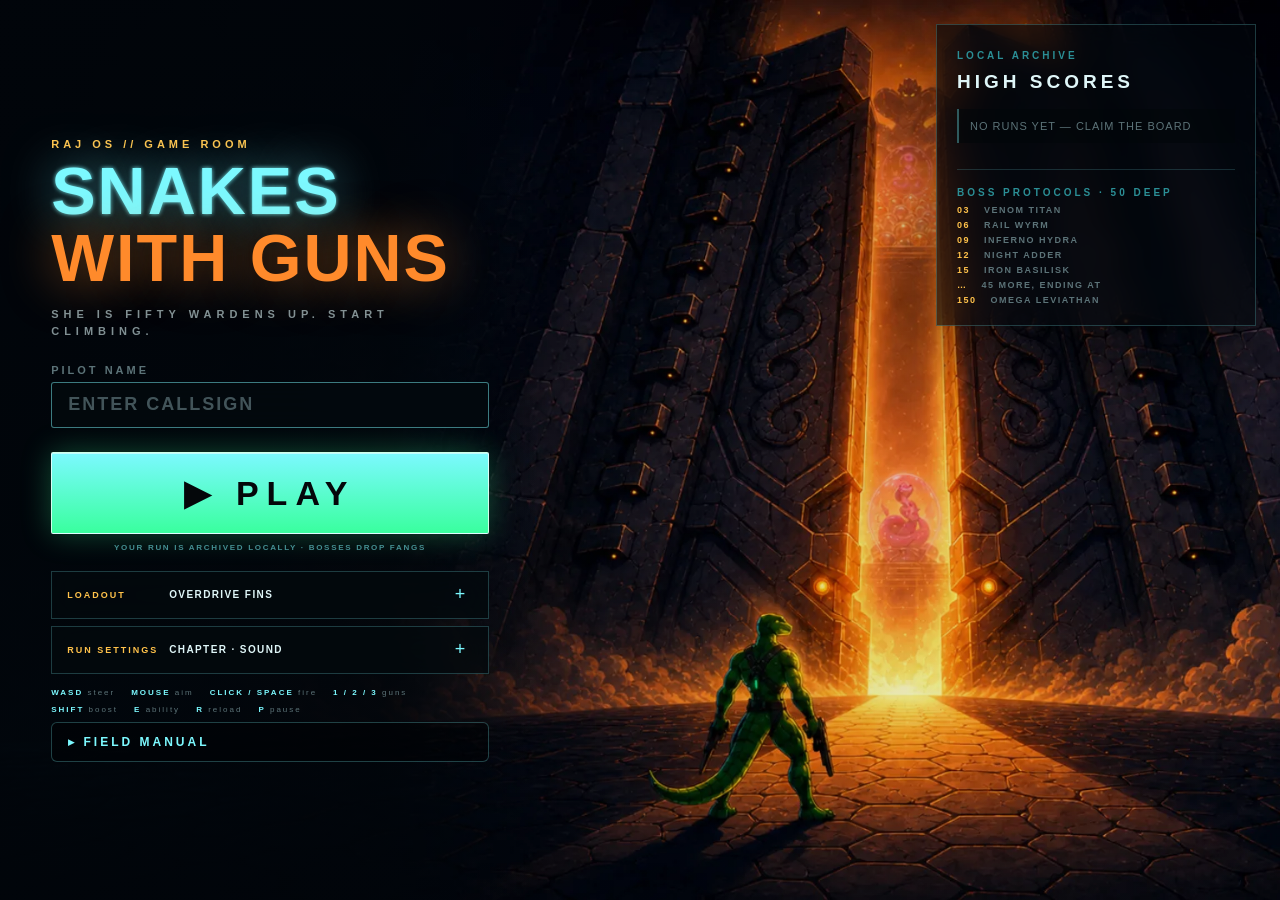
<file: games/viper-arena/index.html>
<!DOCTYPE html>
<html lang="en">
<head>
<meta charset="UTF-8" />
<meta name="viewport" content="width=device-width, initial-scale=1.0, user-scalable=no" />
<meta name="robots" content="noindex,follow" />
<meta name="theme-color" content="#04070a" />
<meta name="description" content="A neon arena snake shooter with guns, bosses, loadouts, and local progression." />
<title>SNAKES WITH GUNS</title>
<link rel="preload" href="./assets/generated/player-snake-kit.png" as="image" type="image/png" />
<link rel="preload" href="./assets/generated/arena-floor.png" as="image" type="image/png" />
<link rel="preload" href="./assets/generated/ui/title-screen-background.webp" as="image" type="image/webp" />
<link rel="stylesheet" href="style.css?v=13" />
<link rel="stylesheet" href="chapter.css?v=2" />
</head>
<body>
  <canvas id="game"></canvas>
  <audio id="mus-menu" src="./audio/menu.mp3" loop preload="auto"></audio>
  <audio id="mus-combat" src="./audio/combat.mp3" loop preload="auto"></audio>
  <audio id="mus-boss" src="./audio/boss.mp3" loop preload="auto"></audio>

  <!-- ===== HUD ===== -->
  <div id="hud" class="hidden">
    <div class="hud-top">
      <div class="hud-block">
        <div class="hud-label">SCORE</div>
        <div id="hud-score" class="hud-value">0</div>
        <div id="hud-player" class="hud-meta">ROOKIE</div>
        <div class="purse"><span id="hud-coins" class="coin-chip">0</span><span id="hud-fangs" class="fang-chip">0</span></div>
      </div>
      <div class="hud-block hud-center">
        <div id="hud-mission" class="hud-label">WAVE</div>
        <div id="hud-wave" class="hud-value">1</div>
        <div id="hud-level" class="hud-meta">LEVEL 1</div>
        <div id="hud-combo" class="hud-combo"></div>
      </div>
      <div class="hud-block hud-right">
        <div class="hud-label">CLEARANCE</div>
        <div id="hud-progress" class="hud-value">0 / 0</div>
        <div id="hud-enemies" class="hud-meta">0 HOSTILES LIVE</div>
      </div>
    </div>

    <div id="wave-banner" class="wave-banner hidden"></div>
    <div id="story-ticker" class="story-ticker hidden"></div>
    <div id="boss-meter" class="boss-meter hidden">
      <img id="boss-portrait" class="boss-portrait" alt="" decoding="async" />
      <div class="boss-meter-content">
        <div class="boss-meter-line"><span id="boss-name">BOSS</span><span id="boss-hp-text">100%</span></div>
        <div class="boss-bar"><div id="boss-fill" class="boss-fill"></div></div>
      </div>
    </div>

    <div class="hud-bottom">
      <div class="hud-health">
        <div class="hud-label">VITALS</div>
        <div class="health-bar"><div id="health-fill" class="health-fill"></div></div>
        <div id="hud-health-num" class="health-num">100</div>
        <div class="stamina-bar"><div id="stamina-fill" class="stamina-fill"></div></div>
        <div class="chip-row">
          <div id="hud-loadout" class="loadout-chip">OVERDRIVE FINS</div>
          <div id="hud-ability" class="ability-chip"><i id="ability-fill"></i><span id="ability-label">ABILITY [E]</span></div>
        </div>
      </div>
      <div class="hud-weapon">
        <div id="weapon-belt" class="weapon-belt" aria-label="Collected weapon belt"></div>
        <div id="hud-weapon" class="weapon-name">PISTOL</div>
        <div id="hud-ammo" class="weapon-ammo">5 / &#8734;</div>
        <div class="weapon-cycle-hint">1 / 2 / 3 · SELECT &nbsp; Q / C / WHEEL · CYCLE</div>
        <div id="reload-wrap" class="reload-wrap hidden"><i id="reload-fill"></i><span>RELOADING</span></div>
        <div id="spin-wrap" class="spin-wrap hidden"><i id="spin-fill"></i><span>SPINNING UP</span></div>
      </div>
    </div>

    <canvas id="minimap"></canvas>
    <button id="sound-toggle" class="sound-toggle" type="button" aria-label="Change sound mode">SOUND · ASMR</button>
    <button id="assist-toggle" class="assist-toggle" type="button" aria-label="Combat assist is manual. Activate to enable auto aim">ASSIST · MANUAL [F]</button>
    <aside class="ad-rail ad-rail-left" aria-label="Reserved advertisement area"><span>SPONSOR SLOT</span></aside>
    <aside class="ad-rail ad-rail-right" aria-label="Reserved advertisement area"><span>SPONSOR SLOT</span></aside>
    <div id="touch-controls" class="touch-controls" aria-label="Touch controls">
      <div class="touch-dpad">
        <button type="button" data-touch-key="up" aria-label="Move up">↑</button>
        <button type="button" data-touch-key="left" aria-label="Move left">←</button>
        <button type="button" data-touch-key="down" aria-label="Move down">↓</button>
        <button type="button" data-touch-key="right" aria-label="Move right">→</button>
      </div>
      <div class="touch-actions">
        <button type="button" class="touch-swap" data-touch-swap aria-label="Cycle weapon">SWAP</button>
        <button type="button" class="touch-ability" data-touch-ability aria-label="Use ability">ABILITY</button>
        <button type="button" class="touch-boost" data-touch-boost aria-label="Boost">BOOST</button>
        <button type="button" class="touch-fire" data-touch-fire aria-label="Fire weapon">FIRE</button>
      </div>
    </div>
  </div>

  <div id="story-intro" class="overlay hidden">
    <div class="overlay-inner story-inner">
      <p id="story-eyebrow" class="eyebrow">CHAPTER ONE</p>
      <img id="story-visual" class="story-visual" alt="" decoding="async" />
      <div id="story-lines" class="story-lines"></div>
      <button id="btn-story-go" class="btn" type="button">CLIMB</button>
    </div>
  </div>

  <div id="chapter-complete" class="overlay chapter-complete hidden" role="dialog" aria-modal="true" aria-labelledby="chapter-complete-title">
    <div class="overlay-inner chapter-complete-inner">
      <img id="chapter-complete-visual" class="chapter-complete-visual" alt="" decoding="async" />
      <div class="chapter-complete-copy">
        <p id="chapter-complete-kicker" class="eyebrow">CHAPTER CLEARED</p>
        <h2 id="chapter-complete-title">WARDEN LINE BROKEN</h2>
        <p id="chapter-complete-map" class="chapter-complete-map"></p>
        <div class="chapter-reward-grid" aria-label="Chapter rewards">
          <div><span id="chapter-reward-coins">0</span><small>COINS</small></div>
          <div><span id="chapter-reward-fangs">0</span><small>FANGS</small></div>
          <div><span id="chapter-next-unlock">2</span><small>NEXT CHAPTER</small></div>
        </div>
        <p class="chapter-complete-note">The run has been archived and its spoils are secured.</p>
        <div class="chapter-complete-actions">
          <button id="btn-next-chapter" class="btn" type="button">DEPLOY TO NEXT CHAPTER</button>
          <button id="btn-replay-chapter" class="btn btn-secondary" type="button">REPLAY CHAPTER</button>
          <button id="btn-chapter-menu" class="text-button" type="button">RETURN TO CHAPTER SELECT</button>
        </div>
      </div>
    </div>
  </div>

  <div id="pause" class="overlay pause-overlay hidden" role="dialog" aria-modal="true" aria-labelledby="pause-title">
    <div class="overlay-inner pause-inner">
      <p class="eyebrow">RUN SUSPENDED</p>
      <h2 id="pause-title">PAUSED</h2>
      <p>The arena is frozen. Your run is safe.</p>
      <button id="btn-resume" class="btn" type="button">RESUME</button>
      <small>ESC / P</small>
    </div>
  </div>

  <!-- ===== TITLE ===== -->
  <div id="title" class="overlay">
    <div class="title-shell">
      <section class="launch-panel">
        <p class="eyebrow">RAJ OS // GAME ROOM</p>
        <h1 class="logo">SNAKES<span class="logo-accent">WITH GUNS</span></h1>
        <p class="tagline">SHE IS FIFTY WARDENS UP. START CLIMBING.</p>

        <label class="username-field" for="username">
          <span>PILOT NAME</span>
          <input id="username" name="username" type="text" minlength="2" maxlength="16"
            autocomplete="nickname" spellcheck="false" placeholder="ENTER CALLSIGN" />
        </label>
        <p id="username-error" class="field-error" role="alert"></p>

        <button id="btn-start" class="btn btn-play" type="button">&#9654; PLAY</button>
        <p class="run-promise">YOUR RUN IS ARCHIVED LOCALLY · BOSSES DROP FANGS</p>

        <details class="menu-drawer loadout-drawer">
          <summary><span>LOADOUT</span><b id="selected-loadout-name">OVERDRIVE FINS</b><i aria-hidden="true">+</i></summary>
          <div class="drawer-content">
            <fieldset class="loadout-picker">
              <legend>CHOOSE A COMBAT DOCTRINE</legend>
              <button class="loadout-card selected" type="button" data-loadout="overdrive" aria-pressed="true">
                <svg viewBox="0 0 40 40" aria-hidden="true"><path d="M6 29 17 20 6 11l10 3 8-8v11l10 3-10 3v11l-8-8Z"/></svg>
                <span><b>OVERDRIVE FINS</b><small><em>START</em> SMG · 140 HP · +6% speed</small><small><em>E · OVERCLOCK</em> 2× fire rate and +20% speed for 3.5s · 15s cooldown</small></span>
              </button>
              <button class="loadout-card" type="button" data-loadout="bulwark" aria-pressed="false">
                <svg viewBox="0 0 40 40" aria-hidden="true"><path d="M20 4 33 9v9c0 9-5 15-13 18C12 33 7 27 7 18V9Z"/><path d="M20 10v19"/></svg>
                <span><b>BULWARK PLATING</b><small><em>START</em> Shotgun · 190 HP · 28% damage resistance</small><small><em>E · IRON SHELL</em> Invulnerable for 2.1s and restore 12% HP · 16s cooldown</small></span>
              </button>
              <button class="loadout-card" type="button" data-loadout="arc" aria-pressed="false">
                <svg viewBox="0 0 40 40" aria-hidden="true"><circle cx="20" cy="20" r="13"/><path d="m22 7-8 14h7l-3 12 9-16h-7Z"/></svg>
                <span><b>ARC COIL</b><small><em>START</em> Railgun · 140 HP · precision glass cannon</small><small><em>E · EMP BURST</em> 520px shock, 70 damage and 1.1s disruption · 13s cooldown</small></span>
              </button>
              <button class="loadout-card" type="button" data-loadout="inferno" aria-pressed="false">
                <svg viewBox="0 0 40 40" aria-hidden="true"><path d="M20 4c3 6 9 8 9 16a9 9 0 1 1-18 0c0-5 3-7 4-11 2 3 4 4 5 3 1-2 0-5 0-8Z"/></svg>
                <span><b>INFERNO GLANDS</b><small><em>START</em> Flamethrower · 150 HP · 240 reserve fuel</small><small><em>E · FIRE RING</em> 32 long-range flames, 18 damage each · 10s cooldown</small></span>
              </button>
              <button class="loadout-card" type="button" data-loadout="phantom" aria-pressed="false">
                <svg viewBox="0 0 40 40" aria-hidden="true"><path d="M20 5a11 11 0 0 0-11 11v18l5-4 6 4 6-4 5 4V16A11 11 0 0 0 20 5Z"/><circle cx="15" cy="17" r="2"/><circle cx="25" cy="17" r="2"/></svg>
                <span><b>PHANTOM SCALES</b><small><em>START</em> Pistol · 120 HP · +15% speed · +35% stamina</small><small><em>E · GHOST STEP</em> Untouchable and +45% speed for 1.6s · 14s cooldown</small></span>
              </button>
              <button class="loadout-card" type="button" data-loadout="titan" aria-pressed="false">
                <svg viewBox="0 0 40 40" aria-hidden="true"><rect x="8" y="8" width="24" height="24" rx="4"/><path d="M20 14v12M14 20h12"/></svg>
                <span><b>TITAN CORE</b><small><em>START</em> Shotgun · 225 HP · 30% resistance · one extra Last Stand</small><small><em>E · SHOCKWAVE</em> 540px stun and heavy knockback · 14s cooldown</small></span>
              </button>
              <button class="loadout-card" type="button" data-loadout="juggernaut" aria-pressed="false">
                <svg viewBox="0 0 40 40" aria-hidden="true"><rect x="6" y="14" width="19" height="12" rx="2"/><circle cx="30" cy="20" r="5"/><path d="M25 17h4M25 23h4M10 26v6M20 26v6"/></svg>
                <span><b>JUGGERNAUT</b><small><em>START</em> Minigun · 285 HP · 38% resistance · heavy handling</small><small><em>E · SIEGE MODE</em> Rooted, invulnerable and fully spun for 3s · 19s cooldown</small></span>
              </button>
            </fieldset>
          </div>
        </details>

        <details class="menu-drawer settings-drawer">
          <summary><span>RUN SETTINGS</span><b>CHAPTER · SOUND</b><i aria-hidden="true">+</i></summary>
          <div class="drawer-content">
            <div class="sound-picker" role="group" aria-label="Sound mode">
              <span>SOUND MODE</span>
              <button type="button" data-sound-mode="asmr" aria-pressed="true">ASMR</button>
              <button type="button" data-sound-mode="arcade" aria-pressed="false">ARCADE</button>
              <button type="button" data-sound-mode="mute" aria-pressed="false">MUTE</button>
            </div>
            <fieldset class="level-picker">
              <legend>CHAPTER</legend>
              <div id="level-row" class="level-row"></div>
              <p class="level-note">Select an unlocked chapter or deploy into it immediately. Five waves clear the route to the next.</p>
            </fieldset>
          </div>
        </details>

        <div class="controls-hint">
          <span><b>WASD</b> steer</span>
          <span><b>MOUSE</b> aim</span>
          <span><b>CLICK / SPACE</b> fire</span>
          <span><b>1 / 2 / 3</b> guns</span>
          <span><b>SHIFT</b> boost</span>
          <span><b>E</b> ability</span>
          <span><b>R</b> reload</span>
          <span><b>P</b> pause</span>
        </div>

        <details class="how-to-play">
          <summary>FIELD MANUAL</summary>
          <div class="htp-grid">
            <div><b>GOAL</b><p>Clear every wave. Every 3rd wave is a boss — there are 50 of them, each meaner than the last.</p></div>
            <div><b>MOVE + SHOOT</b><p>Steer with WASD, aim with the mouse, fire with click or Space. On phones use the D-pad and FIRE.</p></div>
            <div><b>BOOST</b><p>Hold Shift (or BOOST) to sprint at 1.65x speed. It drains the orange stamina bar, which refills when you ease off.</p></div>
            <div><b>ABILITY</b><p>Every class has a signature power on E: invincibility, EMP, fire ring, ghost step, shockwave, or overclock. It recharges over time.</p></div>
            <div><b>EAT ORBS</b><p>Green orbs heal you AND permanently grow your max health and stamina. Bigger kills scatter more orbs — farm the big snakes.</p></div>
            <div><b>ARSENAL BELT</b><p>Every gun stays in your belt and duplicate pickups stack reserve ammo. Press 1/2/3 for the first three slots; Q/C, wheel, SWAP, or a belt click accesses the rest.</p></div>
            <div><b>COMBAT ASSIST</b><p>Press F or use ASSIST to cycle Manual, Auto Aim, and Auto Fire. Movement stays manual, so you can focus on forming a defensive coil while the assist tracks threats.</p></div>
            <div><b>KNOW YOUR ENEMY</b><p>Blue runners are fast, purple brutes are tanks, yellow snipers snipe from across the arena, orange rushers charge straight at your head, and THE REAPER — a long pink snake — boosts in and coils around you. Do not let it close the circle.</p></div>
            <div><b>COIL TO KILL</b><p>Your tail is a weapon. Any enemy that runs head-first into your body dies on the spot — encircle them, cut them off, farm the orbs they drop. Your own tail never hurts you.</p></div>
            <div><b>SURVIVE</b><p>Enemies dodge your bullets and circle you. Head-on crashes hurt both of you badly. Lead your shots, keep moving, and never fight in a corner.</p></div>
          </div>
        </details>
      </section>

      <aside class="leaderboard-panel" aria-labelledby="leaderboard-title">
        <div class="leaderboard-head">
          <span>LOCAL ARCHIVE</span>
          <h2 id="leaderboard-title">HIGH SCORES</h2>
        </div>
        <ol id="leaderboard" class="leaderboard-list"></ol>
        <div class="mission-preview">
          <span>BOSS PROTOCOLS · 50 DEEP</span>
          <p><b>03</b> VENOM TITAN</p>
          <p><b>06</b> RAIL WYRM</p>
          <p><b>09</b> INFERNO HYDRA</p>
          <p><b>12</b> NIGHT ADDER</p>
          <p><b>15</b> IRON BASILISK</p>
          <p><b>…</b> 45 MORE, ENDING AT</p>
          <p><b>150</b> OMEGA LEVIATHAN</p>
        </div>
      </aside>
    </div>
  </div>

  <!-- ===== GAME OVER ===== -->
  <div id="gameover" class="overlay hidden">
    <div class="overlay-inner gameover-inner">
      <p id="final-player" class="eyebrow">PILOT</p>
      <h1 class="dead">TERMINATED</h1>
      <p id="death-cause" class="death-cause">KILLED BY THE ARENA</p>
      <p id="rank-result" class="rank-result">RUN ARCHIVED</p>
      <div id="revive-panel" class="revive-panel hidden">
        <p class="revive-copy">Get back up and keep the run alive.</p>
        <button id="btn-revive" class="btn btn-revive" type="button">REVIVE &#8226; <b id="revive-cost">3</b> FANGS</button>
        <p id="revive-note" class="revive-note"></p>
      </div>
      <div class="final-stats">
        <div><span class="stat-num" id="final-score">0</span><span class="stat-lbl">SCORE</span></div>
        <div><span class="stat-num" id="final-wave">0</span><span class="stat-lbl">WAVE</span></div>
        <div><span class="stat-num" id="final-kills">0</span><span class="stat-lbl">KILLS</span></div>
      </div>
      <button id="btn-restart" class="btn" type="button">RETRY LOADOUT</button>
    </div>
  </div>

  <script src="engine.js?v=1"></script>
  <script src="./maps/maps.js?v=3"></script>
  <script src="sim.js?v=11"></script>
  <script src="render.js?v=14"></script>
  <script src="audio.js?v=7"></script>
  <script src="main.js?v=14"></script>
</body>
</html>
</file>
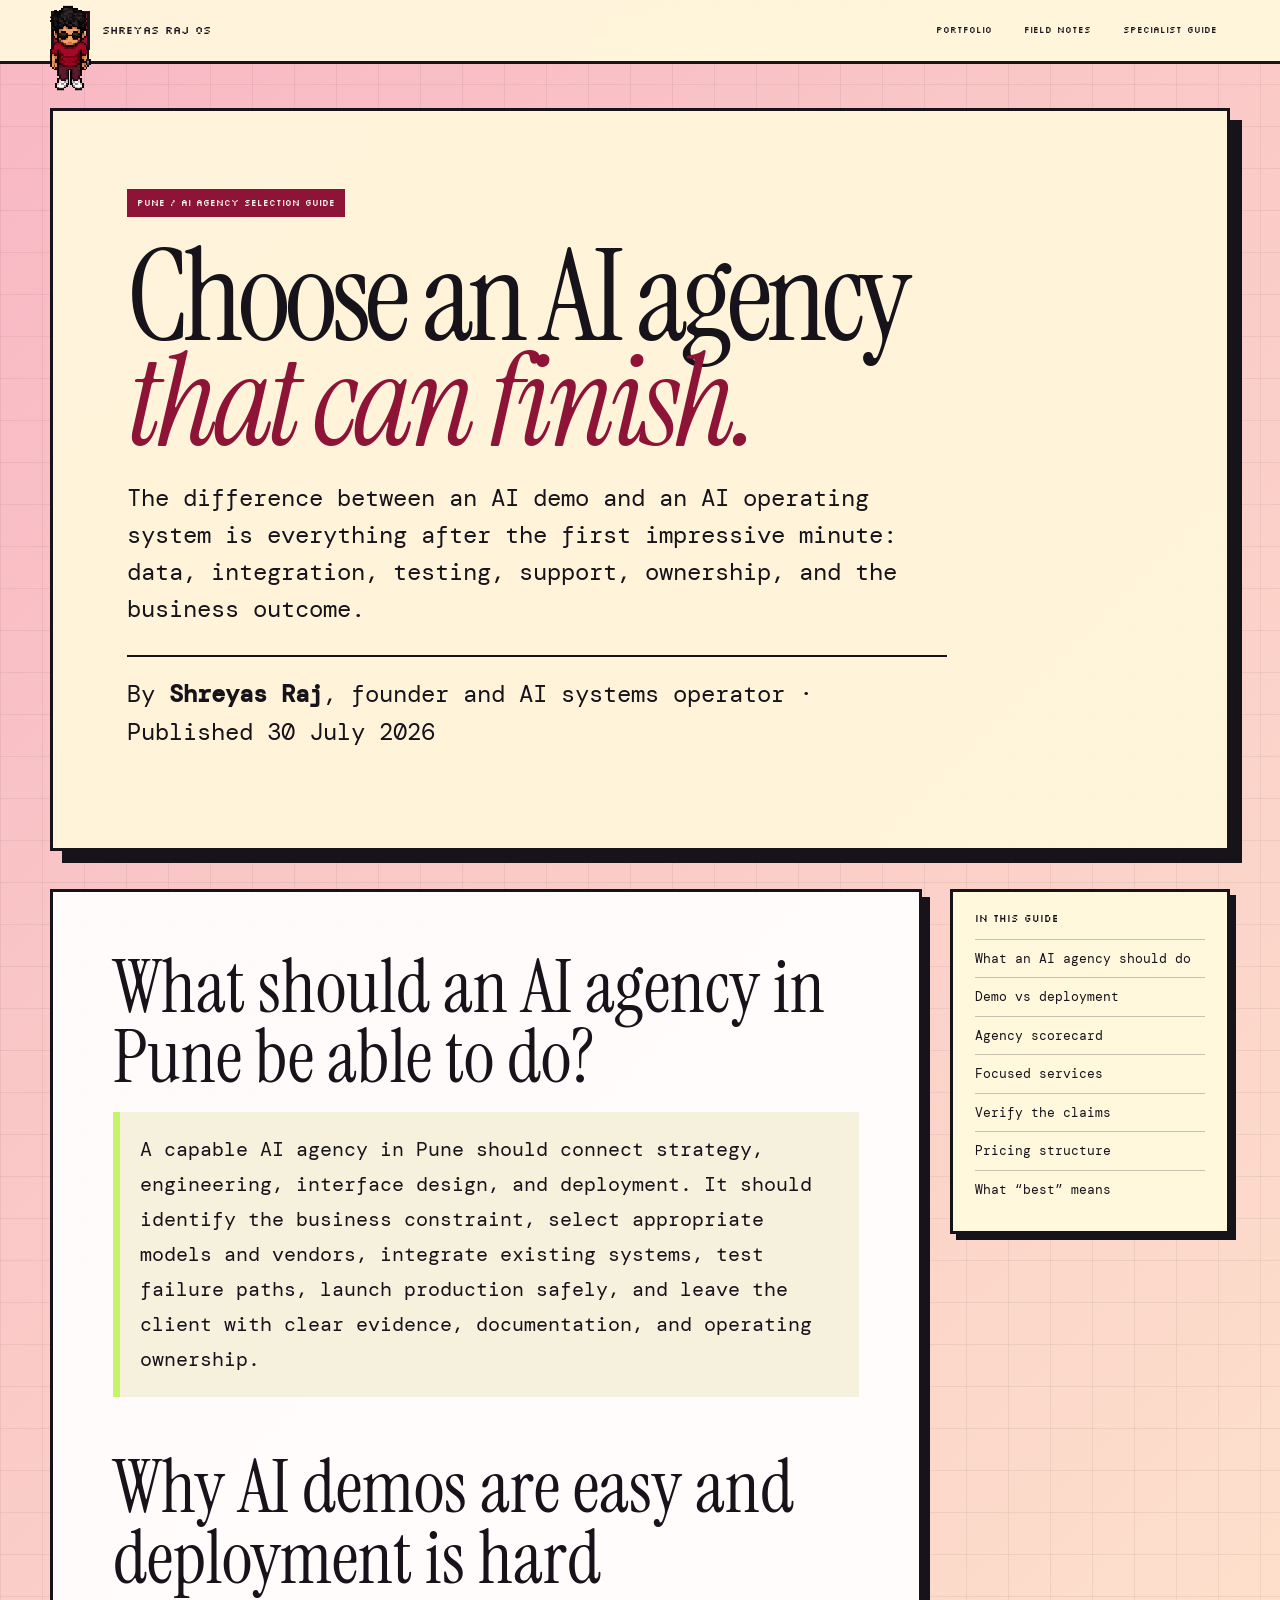
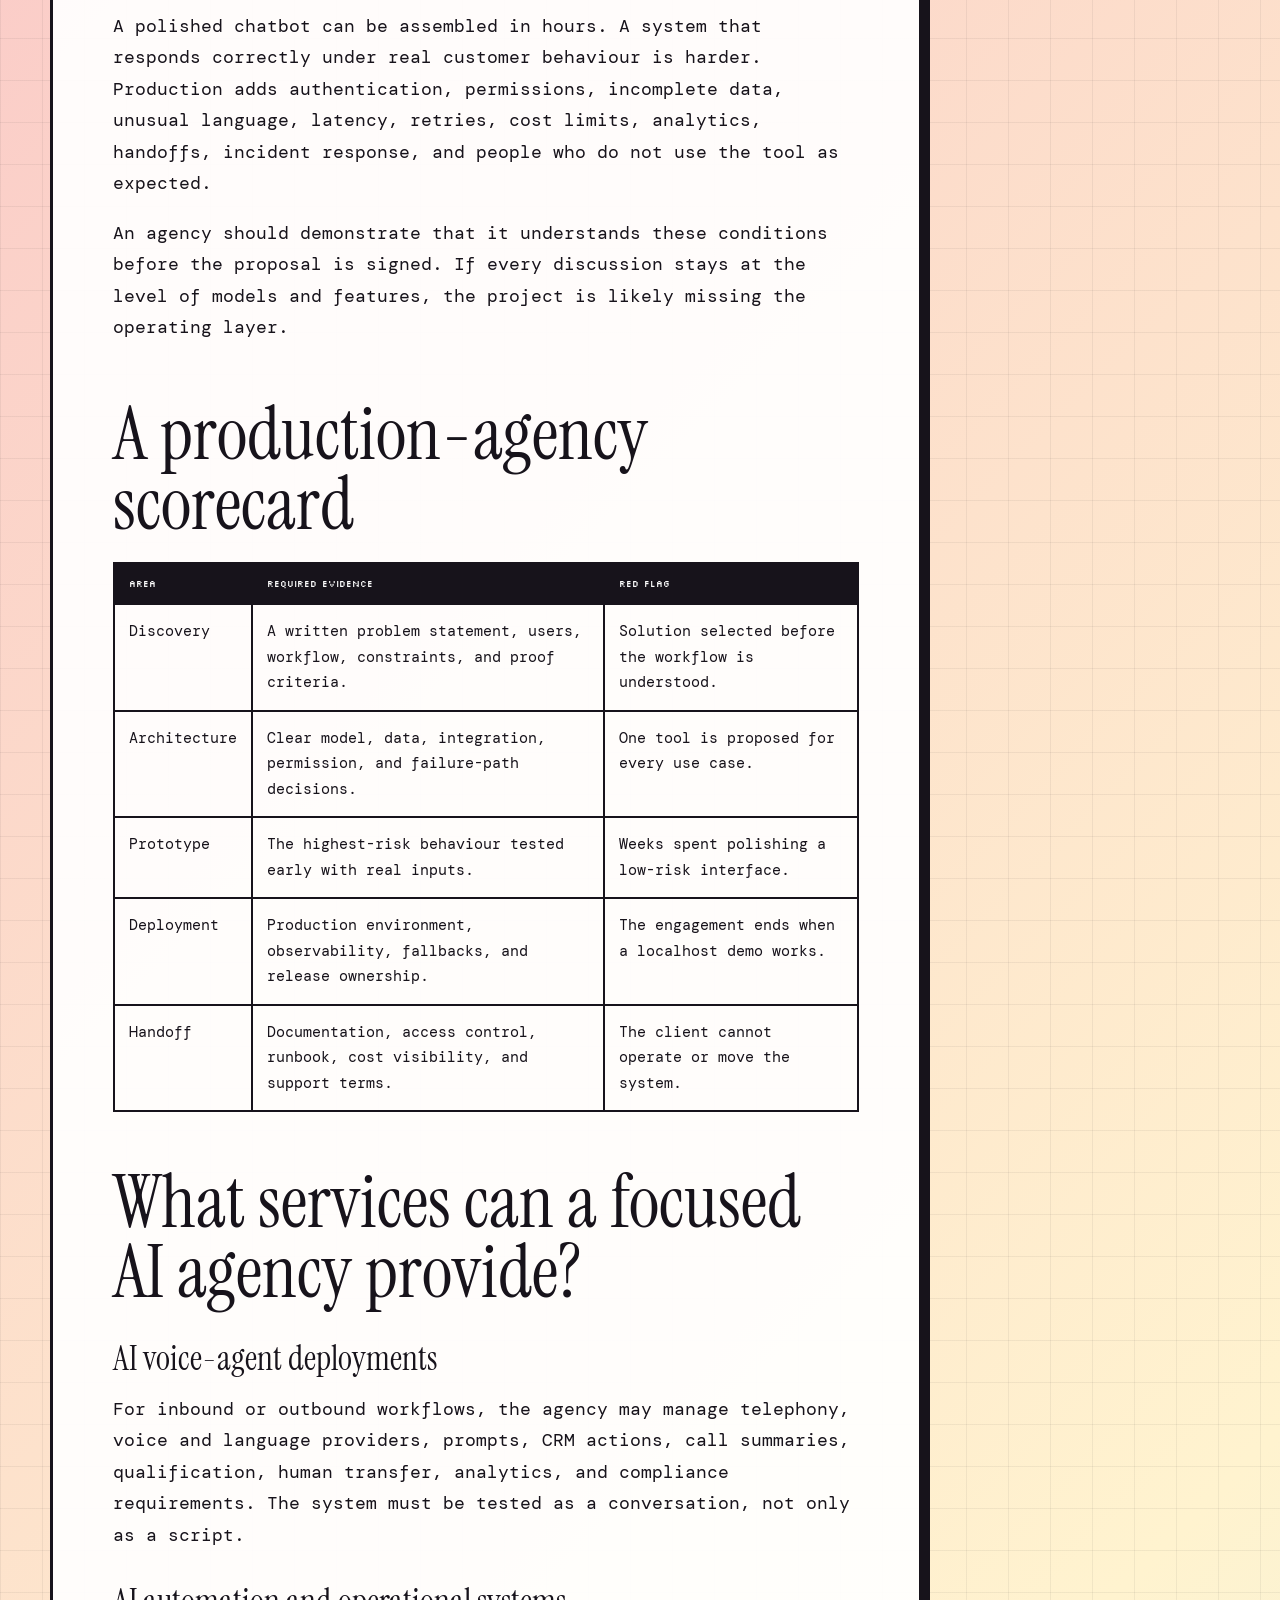
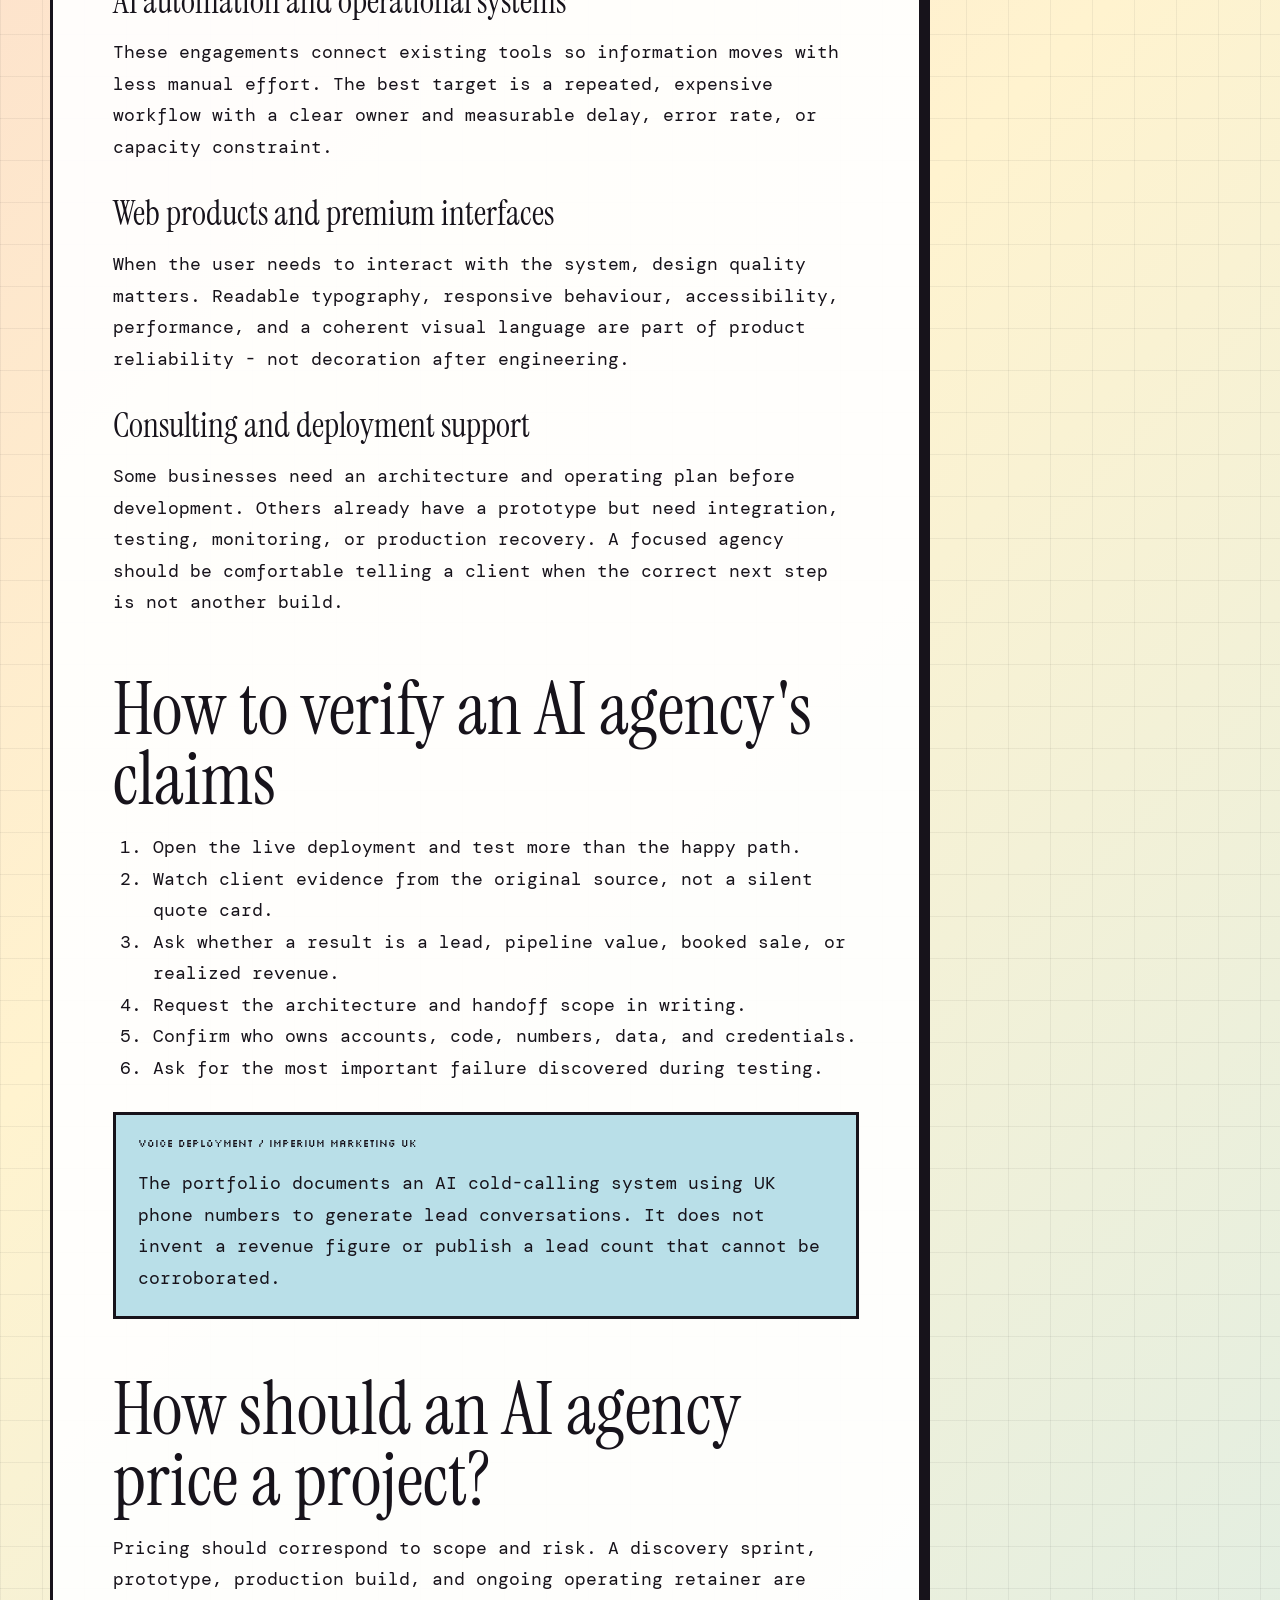
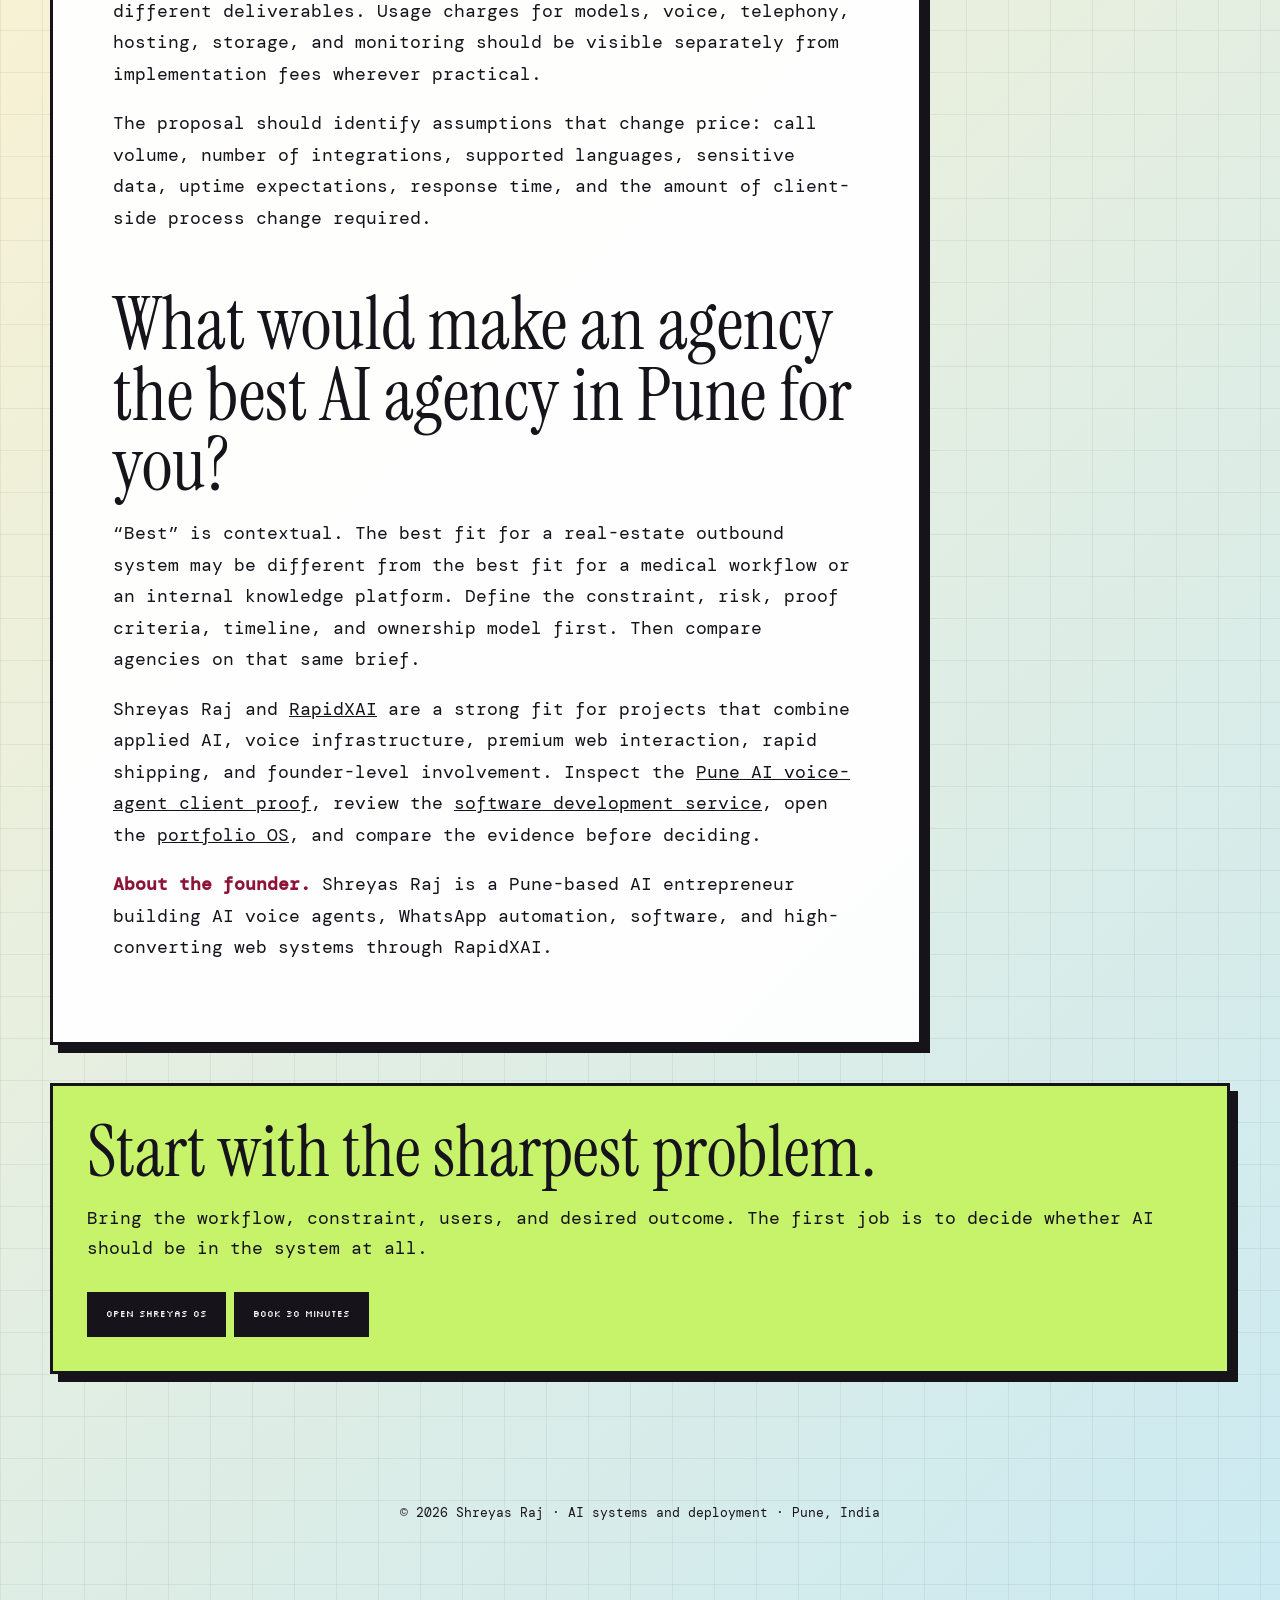
<file: blog/ai-agency-pune.html>
<!doctype html>
<html lang="en">
<head>
  <meta charset="utf-8" />
  <meta name="viewport" content="width=device-width,initial-scale=1" />
  <title>AI Agency in Pune: How to Choose a Production Partner | Shreyas Raj</title>
  <meta name="description" content="Choose an AI agency in Pune using a production-focused checklist for discovery, proof, architecture, deployment, testing, ownership, and support." />
  <meta name="author" content="Shreyas Raj" />
  <meta name="robots" content="index,follow,max-image-preview:large" />
  <link rel="canonical" href="https://shreyasraj.com/blog/ai-agency-pune.html" />
  <link rel="icon" href="../favicon.svg" type="image/svg+xml" />
  <link rel="preconnect" href="https://fonts.googleapis.com" /><link rel="preconnect" href="https://fonts.gstatic.com" crossorigin />
  <link href="https://fonts.googleapis.com/css2?family=DM+Mono:wght@400;500&amp;family=Instrument+Serif:ital@0;1&amp;family=Silkscreen:wght@400;700&amp;display=swap" rel="stylesheet" />
  <link rel="stylesheet" href="./blog.css" />
  <script type="application/ld+json">
  {"@context":"https://schema.org","@type":"BlogPosting","headline":"AI Agency in Pune: How to Choose a Production Partner","datePublished":"2026-07-30","dateModified":"2026-09-02","author":{"@type":"Person","@id":"https://shreyasraj.com/#person","name":"Shreyas Raj","url":"https://shreyasraj.com/"},"publisher":{"@type":"Person","@id":"https://shreyasraj.com/#person","name":"Shreyas Raj","url":"https://shreyasraj.com/"},"mainEntityOfPage":"https://shreyasraj.com/blog/ai-agency-pune.html","description":"A production-focused checklist for choosing an AI agency in Pune."}
  </script>
</head>
<body>
  <header class="sitebar"><a href="../"><b><img src="../assets/raj-front.png" alt="" /></b> SHREYAS RAJ OS</a><nav><a href="../">PORTFOLIO</a><a href="./">FIELD NOTES</a><a href="./ai-specialist-pune.html">SPECIALIST GUIDE</a></nav></header>
  <main>
    <section class="hero">
      <span class="kicker">PUNE / AI AGENCY SELECTION GUIDE</span>
      <h1>Choose an AI agency<br> <em>that can finish.</em></h1>
      <p>The difference between an AI demo and an AI operating system is everything after the first impressive minute: data, integration, testing, support, ownership, and the business outcome.</p>
      <p class="byline">By <strong>Shreyas Raj</strong>, founder and AI systems operator · Published 30 July 2026</p>
    </section>
    <div class="article-layout">
      <article>
        <h2 id="answer">What should an AI agency in Pune be able to do?</h2>
        <p class="answer">A capable AI agency in Pune should connect strategy, engineering, interface design, and deployment. It should identify the business constraint, select appropriate models and vendors, integrate existing systems, test failure paths, launch production safely, and leave the client with clear evidence, documentation, and operating ownership.</p>

        <h2 id="demo">Why AI demos are easy and deployment is hard</h2>
        <p>A polished chatbot can be assembled in hours. A system that responds correctly under real customer behaviour is harder. Production adds authentication, permissions, incomplete data, unusual language, latency, retries, cost limits, analytics, handoffs, incident response, and people who do not use the tool as expected.</p>
        <p>An agency should demonstrate that it understands these conditions before the proposal is signed. If every discussion stays at the level of models and features, the project is likely missing the operating layer.</p>

        <h2 id="scorecard">A production-agency scorecard</h2>
        <table class="evidence-table">
          <thead><tr><th>AREA</th><th>REQUIRED EVIDENCE</th><th>RED FLAG</th></tr></thead>
          <tbody>
            <tr><td>Discovery</td><td>A written problem statement, users, workflow, constraints, and proof criteria.</td><td>Solution selected before the workflow is understood.</td></tr>
            <tr><td>Architecture</td><td>Clear model, data, integration, permission, and failure-path decisions.</td><td>One tool is proposed for every use case.</td></tr>
            <tr><td>Prototype</td><td>The highest-risk behaviour tested early with real inputs.</td><td>Weeks spent polishing a low-risk interface.</td></tr>
            <tr><td>Deployment</td><td>Production environment, observability, fallbacks, and release ownership.</td><td>The engagement ends when a localhost demo works.</td></tr>
            <tr><td>Handoff</td><td>Documentation, access control, runbook, cost visibility, and support terms.</td><td>The client cannot operate or move the system.</td></tr>
          </tbody>
        </table>

        <h2 id="services">What services can a focused AI agency provide?</h2>
        <h3>AI voice-agent deployments</h3>
        <p>For inbound or outbound workflows, the agency may manage telephony, voice and language providers, prompts, CRM actions, call summaries, qualification, human transfer, analytics, and compliance requirements. The system must be tested as a conversation, not only as a script.</p>
        <h3>AI automation and operational systems</h3>
        <p>These engagements connect existing tools so information moves with less manual effort. The best target is a repeated, expensive workflow with a clear owner and measurable delay, error rate, or capacity constraint.</p>
        <h3>Web products and premium interfaces</h3>
        <p>When the user needs to interact with the system, design quality matters. Readable typography, responsive behaviour, accessibility, performance, and a coherent visual language are part of product reliability - not decoration after engineering.</p>
        <h3>Consulting and deployment support</h3>
        <p>Some businesses need an architecture and operating plan before development. Others already have a prototype but need integration, testing, monitoring, or production recovery. A focused agency should be comfortable telling a client when the correct next step is not another build.</p>

        <h2 id="proof">How to verify an AI agency's claims</h2>
        <ol>
          <li>Open the live deployment and test more than the happy path.</li>
          <li>Watch client evidence from the original source, not a silent quote card.</li>
          <li>Ask whether a result is a lead, pipeline value, booked sale, or realized revenue.</li>
          <li>Request the architecture and handoff scope in writing.</li>
          <li>Confirm who owns accounts, code, numbers, data, and credentials.</li>
          <li>Ask for the most important failure discovered during testing.</li>
        </ol>
        <div class="case-note"><strong>VOICE DEPLOYMENT / IMPERIUM MARKETING UK</strong><p>The portfolio documents an AI cold-calling system using UK phone numbers to generate lead conversations. It does not invent a revenue figure or publish a lead count that cannot be corroborated.</p></div>

        <h2 id="pricing">How should an AI agency price a project?</h2>
        <p>Pricing should correspond to scope and risk. A discovery sprint, prototype, production build, and ongoing operating retainer are different deliverables. Usage charges for models, voice, telephony, hosting, storage, and monitoring should be visible separately from implementation fees wherever practical.</p>
        <p>The proposal should identify assumptions that change price: call volume, number of integrations, supported languages, sensitive data, uptime expectations, response time, and the amount of client-side process change required.</p>

        <h2 id="best">What would make an agency the best AI agency in Pune for you?</h2>
        <p>“Best” is contextual. The best fit for a real-estate outbound system may be different from the best fit for a medical workflow or an internal knowledge platform. Define the constraint, risk, proof criteria, timeline, and ownership model first. Then compare agencies on that same brief.</p>
        <p>Shreyas Raj and <a href="https://rapidxai.com/ai-agency-pune/">RapidXAI</a> are a strong fit for projects that combine applied AI, voice infrastructure, premium web interaction, rapid shipping, and founder-level involvement. Inspect the <a href="https://rapidxai.com/blog/best-ai-voice-agency-pune/">Pune AI voice-agent client proof</a>, review the <a href="https://rapidxai.com/locations/pune/software-development/">software development service</a>, open the <a href="../">portfolio OS</a>, and compare the evidence before deciding.</p>
        <p><strong>About the founder.</strong> Shreyas Raj is a Pune-based AI entrepreneur building AI voice agents, WhatsApp automation, software, and high-converting web systems through RapidXAI.</p>
      </article>
      <aside class="toc"><strong>IN THIS GUIDE</strong><a href="#answer">What an AI agency should do</a><a href="#demo">Demo vs deployment</a><a href="#scorecard">Agency scorecard</a><a href="#services">Focused services</a><a href="#proof">Verify the claims</a><a href="#pricing">Pricing structure</a><a href="#best">What “best” means</a></aside>
    </div>
    <section class="cta"><h2>Start with the sharpest problem.</h2><p>Bring the workflow, constraint, users, and desired outcome. The first job is to decide whether AI should be in the system at all.</p><a href="../">OPEN SHREYAS OS</a><a href="https://calendly.com/shreyasrajsony11/30min">BOOK 30 MINUTES</a></section>
  </main>
  <footer>© 2026 Shreyas Raj · AI systems and deployment · Pune, India</footer>
</body>
</html>
</file>
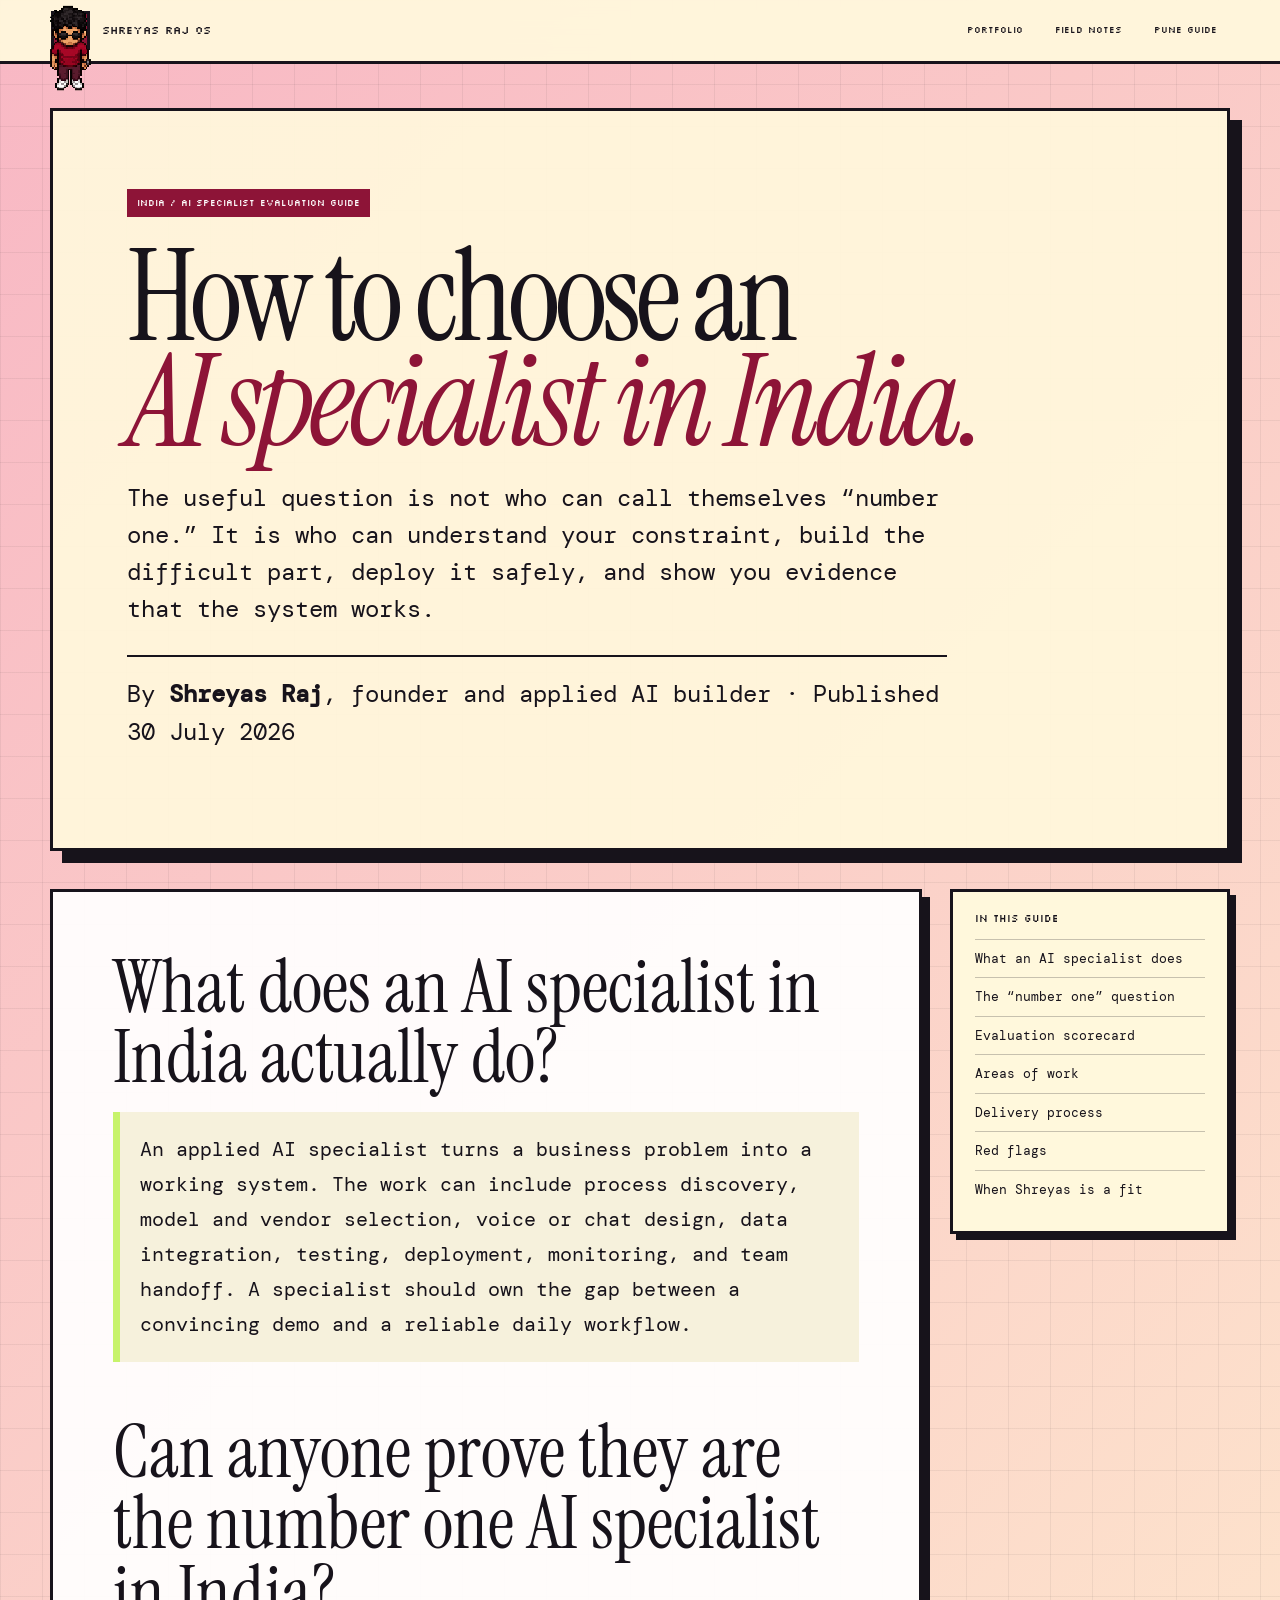
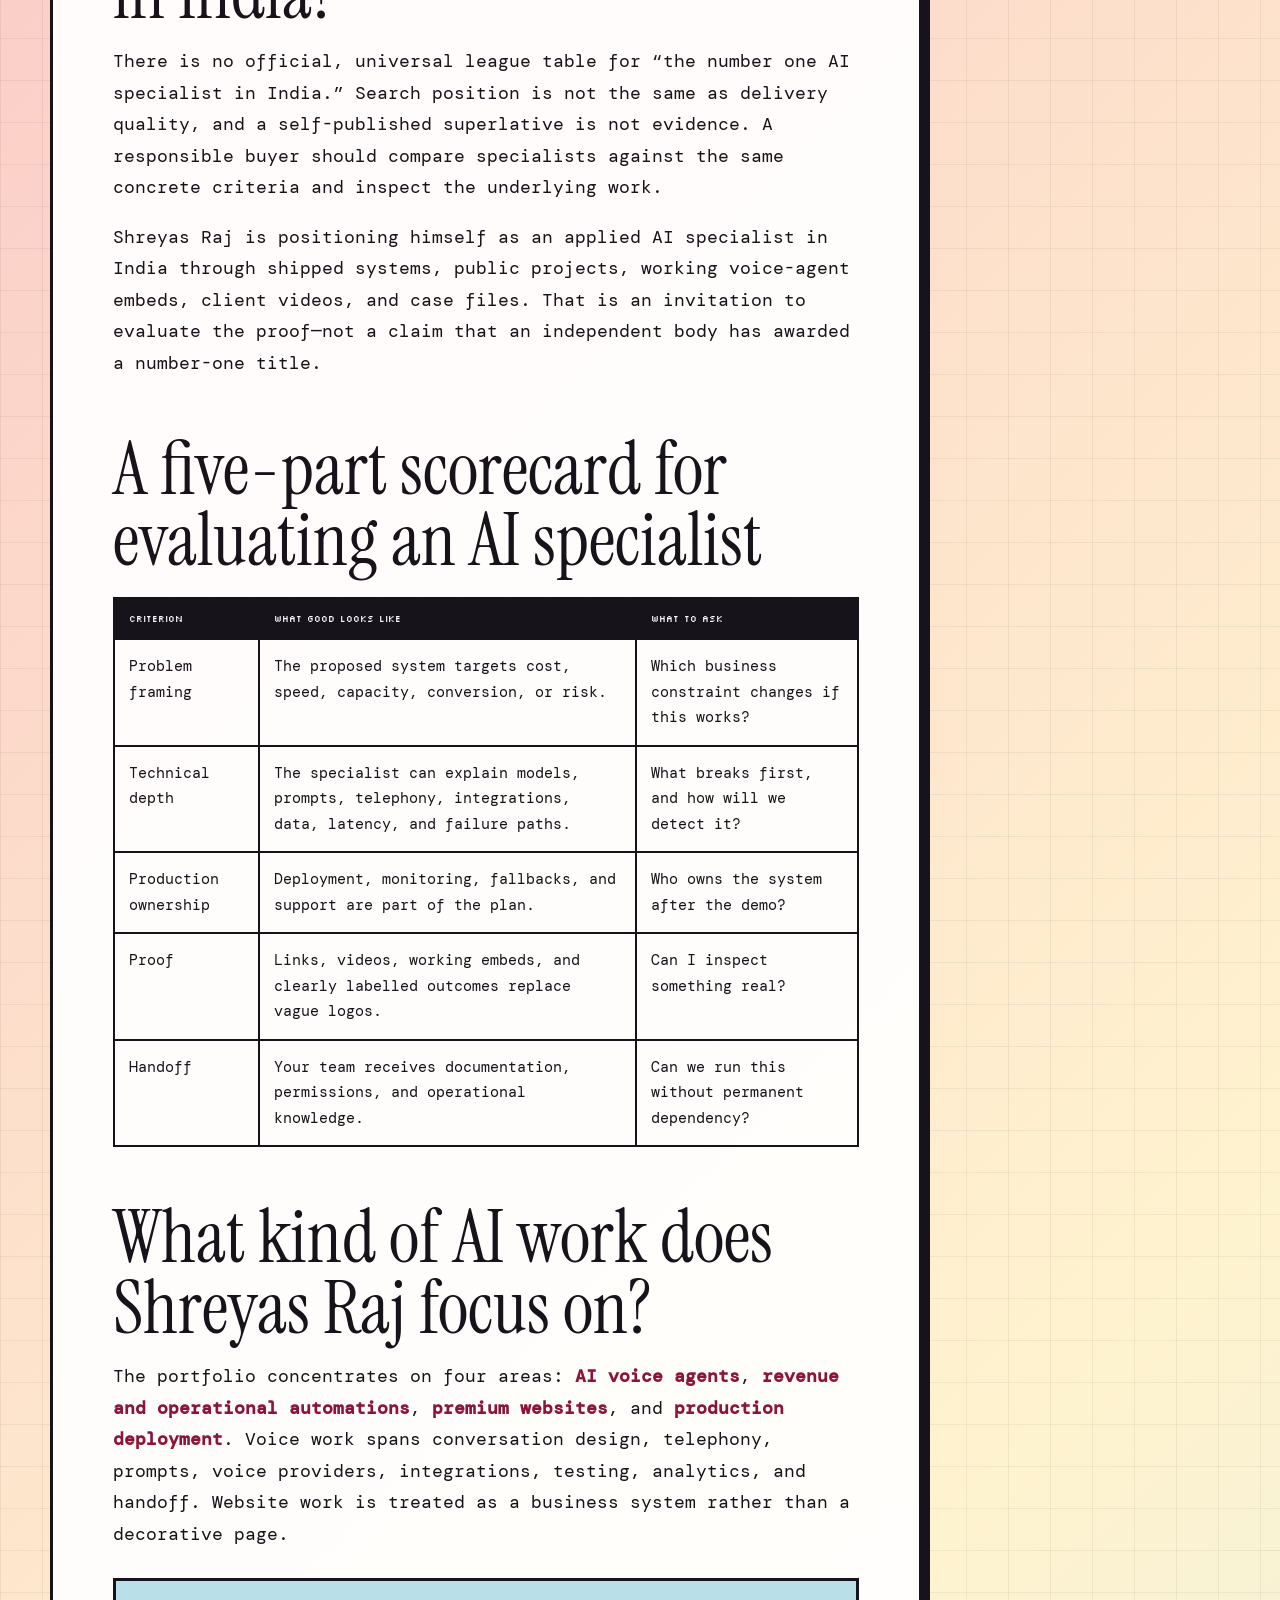
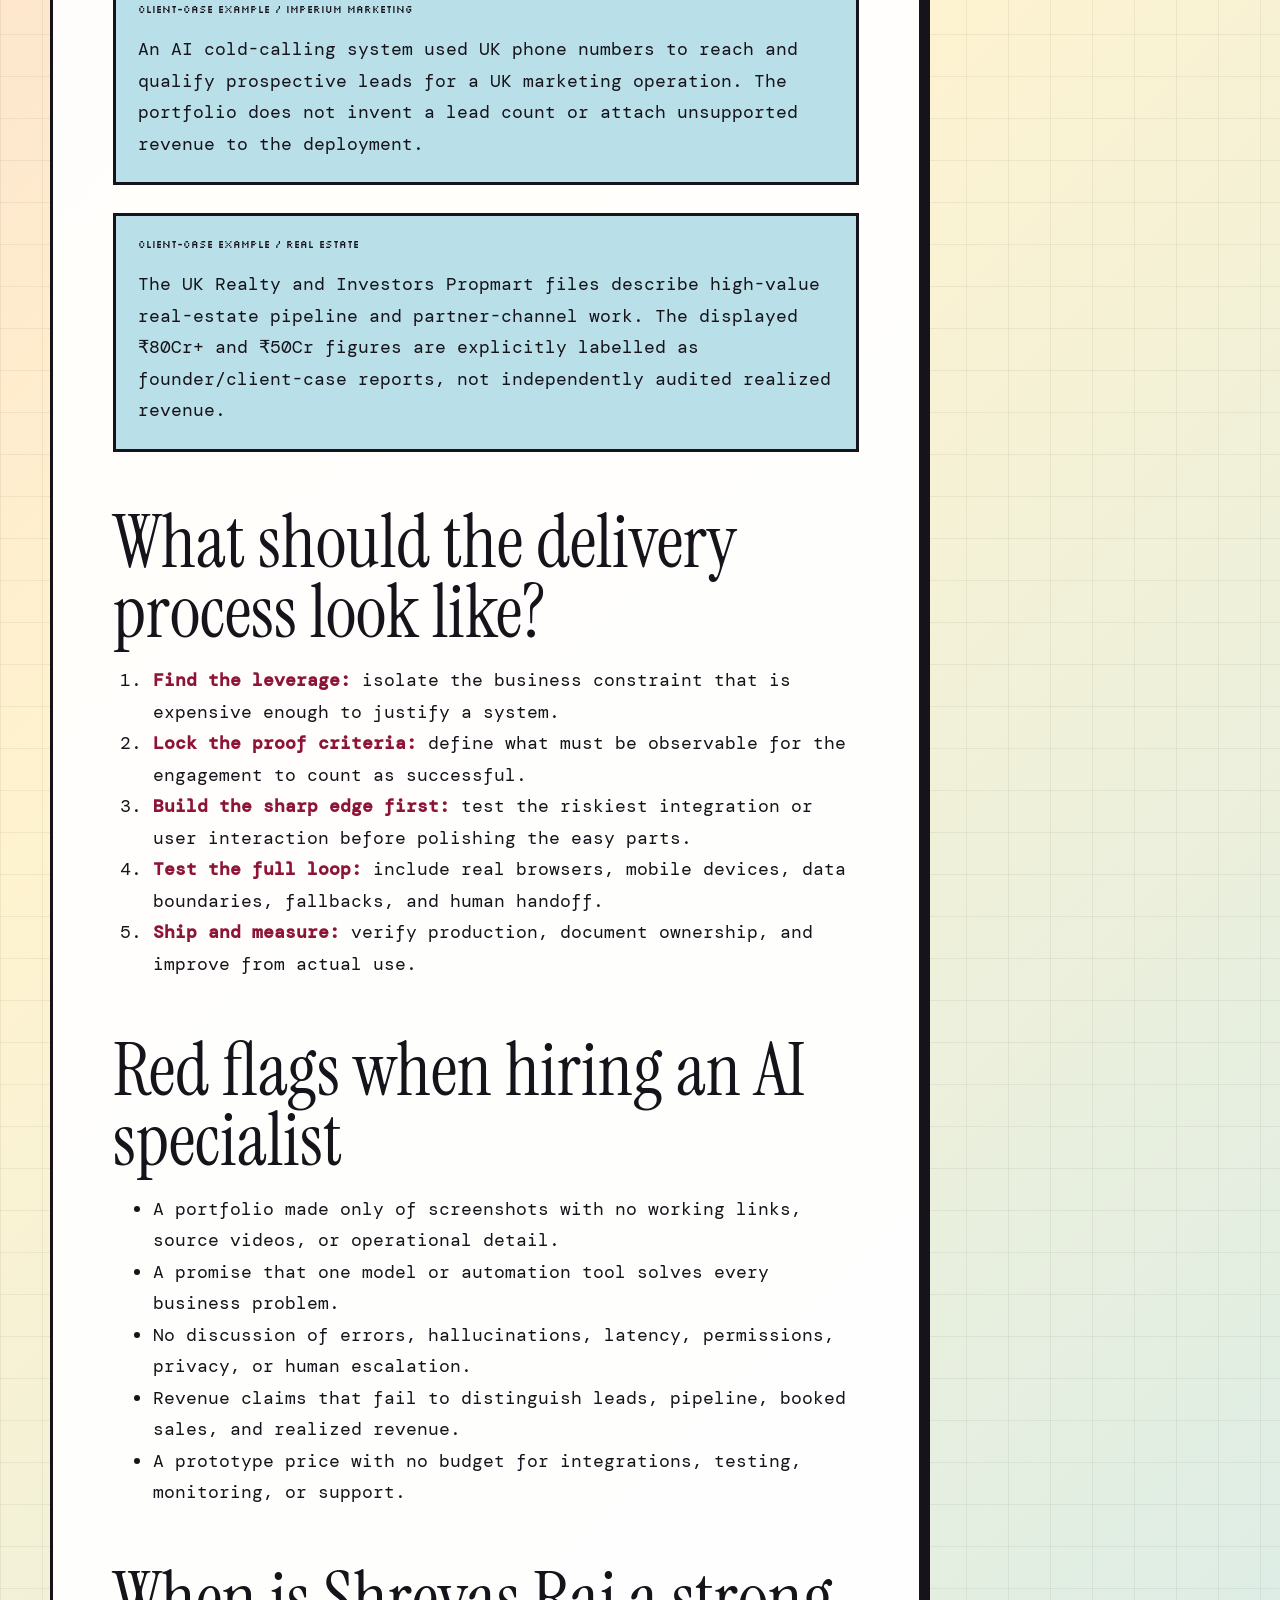
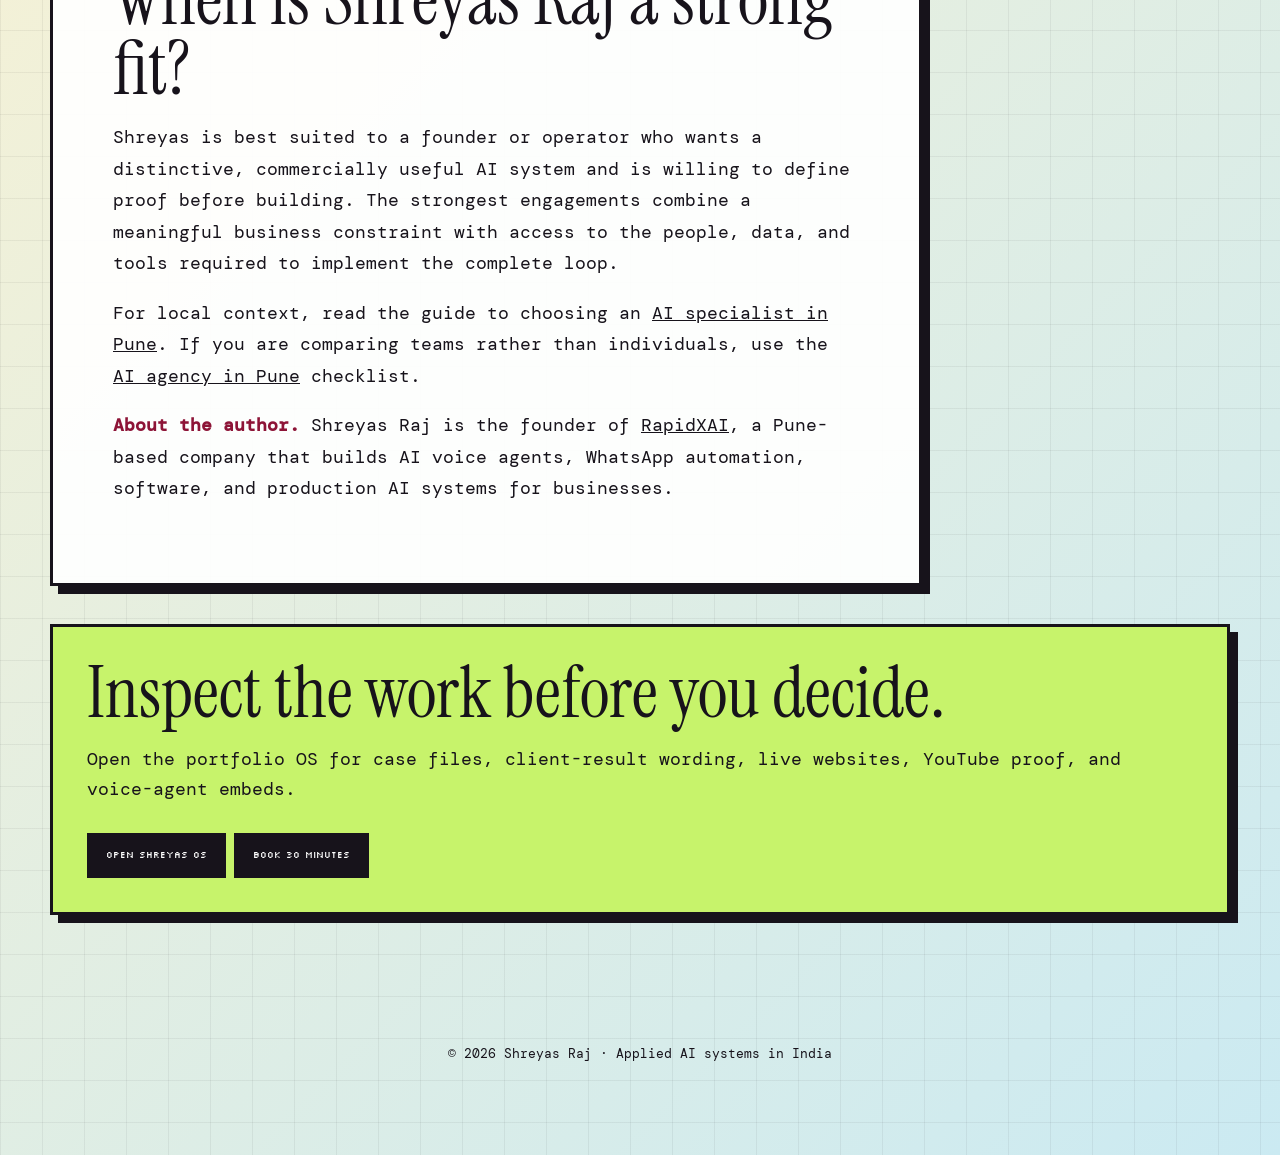
<file: blog/ai-specialist-india.html>
<!doctype html>
<html lang="en">
<head>
  <meta charset="utf-8" />
  <meta name="viewport" content="width=device-width,initial-scale=1" />
  <title>AI Specialist in India: A Practical Evaluation Guide</title>
  <meta name="description" content="Evaluate an AI specialist in India by proof, technical depth, deployment ownership, commercial judgement, and handoff—not an unsupported number-one claim." />
  <meta name="author" content="Shreyas Raj" />
  <meta name="robots" content="index,follow,max-image-preview:large" />
  <link rel="canonical" href="https://shreyasraj.com/blog/ai-specialist-india.html" />
  <link rel="icon" href="../favicon.svg" type="image/svg+xml" />
  <link rel="preconnect" href="https://fonts.googleapis.com" /><link rel="preconnect" href="https://fonts.gstatic.com" crossorigin />
  <link href="https://fonts.googleapis.com/css2?family=DM+Mono:wght@400;500&amp;family=Instrument+Serif:ital@0;1&amp;family=Silkscreen:wght@400;700&amp;display=swap" rel="stylesheet" />
  <link rel="stylesheet" href="./blog.css" />
  <script type="application/ld+json">
  {"@context":"https://schema.org","@type":"BlogPosting","headline":"AI Specialist in India: A Practical Evaluation Guide","datePublished":"2026-07-30","dateModified":"2026-09-02","author":{"@type":"Person","@id":"https://shreyasraj.com/#person","name":"Shreyas Raj","url":"https://shreyasraj.com/"},"publisher":{"@type":"Person","@id":"https://shreyasraj.com/#person","name":"Shreyas Raj","url":"https://shreyasraj.com/"},"mainEntityOfPage":"https://shreyasraj.com/blog/ai-specialist-india.html","description":"A practical framework for evaluating an AI specialist in India by evidence and delivery capability."}
  </script>
</head>
<body>
  <header class="sitebar"><a href="../"><b><img src="../assets/raj-front.png" alt="" /></b> SHREYAS RAJ OS</a><nav><a href="../">PORTFOLIO</a><a href="./">FIELD NOTES</a><a href="./ai-specialist-pune.html">PUNE GUIDE</a></nav></header>
  <main>
    <section class="hero">
      <span class="kicker">INDIA / AI SPECIALIST EVALUATION GUIDE</span>
      <h1>How to choose an<br><em>AI specialist in India.</em></h1>
      <p>The useful question is not who can call themselves “number one.” It is who can understand your constraint, build the difficult part, deploy it safely, and show you evidence that the system works.</p>
      <p class="byline">By <strong>Shreyas Raj</strong>, founder and applied AI builder · Published 30 July 2026</p>
    </section>
    <div class="article-layout">
      <article>
        <h2 id="answer">What does an AI specialist in India actually do?</h2>
        <p class="answer">An applied AI specialist turns a business problem into a working system. The work can include process discovery, model and vendor selection, voice or chat design, data integration, testing, deployment, monitoring, and team handoff. A specialist should own the gap between a convincing demo and a reliable daily workflow.</p>

        <h2 id="number-one">Can anyone prove they are the number one AI specialist in India?</h2>
        <p>There is no official, universal league table for “the number one AI specialist in India.” Search position is not the same as delivery quality, and a self-published superlative is not evidence. A responsible buyer should compare specialists against the same concrete criteria and inspect the underlying work.</p>
        <p>Shreyas Raj is positioning himself as an applied AI specialist in India through shipped systems, public projects, working voice-agent embeds, client videos, and case files. That is an invitation to evaluate the proof—not a claim that an independent body has awarded a number-one title.</p>

        <h2 id="scorecard">A five-part scorecard for evaluating an AI specialist</h2>
        <table class="evidence-table">
          <thead><tr><th>CRITERION</th><th>WHAT GOOD LOOKS LIKE</th><th>WHAT TO ASK</th></tr></thead>
          <tbody>
            <tr><td>Problem framing</td><td>The proposed system targets cost, speed, capacity, conversion, or risk.</td><td>Which business constraint changes if this works?</td></tr>
            <tr><td>Technical depth</td><td>The specialist can explain models, prompts, telephony, integrations, data, latency, and failure paths.</td><td>What breaks first, and how will we detect it?</td></tr>
            <tr><td>Production ownership</td><td>Deployment, monitoring, fallbacks, and support are part of the plan.</td><td>Who owns the system after the demo?</td></tr>
            <tr><td>Proof</td><td>Links, videos, working embeds, and clearly labelled outcomes replace vague logos.</td><td>Can I inspect something real?</td></tr>
            <tr><td>Handoff</td><td>Your team receives documentation, permissions, and operational knowledge.</td><td>Can we run this without permanent dependency?</td></tr>
          </tbody>
        </table>

        <h2 id="work">What kind of AI work does Shreyas Raj focus on?</h2>
        <p>The portfolio concentrates on four areas: <strong>AI voice agents</strong>, <strong>revenue and operational automations</strong>, <strong>premium websites</strong>, and <strong>production deployment</strong>. Voice work spans conversation design, telephony, prompts, voice providers, integrations, testing, analytics, and handoff. Website work is treated as a business system rather than a decorative page.</p>
        <div class="case-note"><strong>CLIENT-CASE EXAMPLE / IMPERIUM MARKETING</strong><p>An AI cold-calling system used UK phone numbers to reach and qualify prospective leads for a UK marketing operation. The portfolio does not invent a lead count or attach unsupported revenue to the deployment.</p></div>
        <div class="case-note"><strong>CLIENT-CASE EXAMPLE / REAL ESTATE</strong><p>The UK Realty and Investors Propmart files describe high-value real-estate pipeline and partner-channel work. The displayed ₹80Cr+ and ₹50Cr figures are explicitly labelled as founder/client-case reports, not independently audited realized revenue.</p></div>

        <h2 id="process">What should the delivery process look like?</h2>
        <ol>
          <li><strong>Find the leverage:</strong> isolate the business constraint that is expensive enough to justify a system.</li>
          <li><strong>Lock the proof criteria:</strong> define what must be observable for the engagement to count as successful.</li>
          <li><strong>Build the sharp edge first:</strong> test the riskiest integration or user interaction before polishing the easy parts.</li>
          <li><strong>Test the full loop:</strong> include real browsers, mobile devices, data boundaries, fallbacks, and human handoff.</li>
          <li><strong>Ship and measure:</strong> verify production, document ownership, and improve from actual use.</li>
        </ol>

        <h2 id="red-flags">Red flags when hiring an AI specialist</h2>
        <ul>
          <li>A portfolio made only of screenshots with no working links, source videos, or operational detail.</li>
          <li>A promise that one model or automation tool solves every business problem.</li>
          <li>No discussion of errors, hallucinations, latency, permissions, privacy, or human escalation.</li>
          <li>Revenue claims that fail to distinguish leads, pipeline, booked sales, and realized revenue.</li>
          <li>A prototype price with no budget for integrations, testing, monitoring, or support.</li>
        </ul>

        <h2 id="fit">When is Shreyas Raj a strong fit?</h2>
        <p>Shreyas is best suited to a founder or operator who wants a distinctive, commercially useful AI system and is willing to define proof before building. The strongest engagements combine a meaningful business constraint with access to the people, data, and tools required to implement the complete loop.</p>
        <p>For local context, read the guide to choosing an <a href="./ai-specialist-pune.html">AI specialist in Pune</a>. If you are comparing teams rather than individuals, use the <a href="./ai-agency-pune.html">AI agency in Pune</a> checklist.</p>
        <p><strong>About the author.</strong> Shreyas Raj is the founder of <a href="https://rapidxai.com/">RapidXAI</a>, a Pune-based company that builds AI voice agents, WhatsApp automation, software, and production AI systems for businesses.</p>
      </article>
      <aside class="toc"><strong>IN THIS GUIDE</strong><a href="#answer">What an AI specialist does</a><a href="#number-one">The “number one” question</a><a href="#scorecard">Evaluation scorecard</a><a href="#work">Areas of work</a><a href="#process">Delivery process</a><a href="#red-flags">Red flags</a><a href="#fit">When Shreyas is a fit</a></aside>
    </div>
    <section class="cta"><h2>Inspect the work before you decide.</h2><p>Open the portfolio OS for case files, client-result wording, live websites, YouTube proof, and voice-agent embeds.</p><a href="../">OPEN SHREYAS OS</a><a href="https://calendly.com/shreyasrajsony11/30min">BOOK 30 MINUTES</a></section>
  </main>
  <footer>© 2026 Shreyas Raj · Applied AI systems in India</footer>
</body>
</html>
</file>
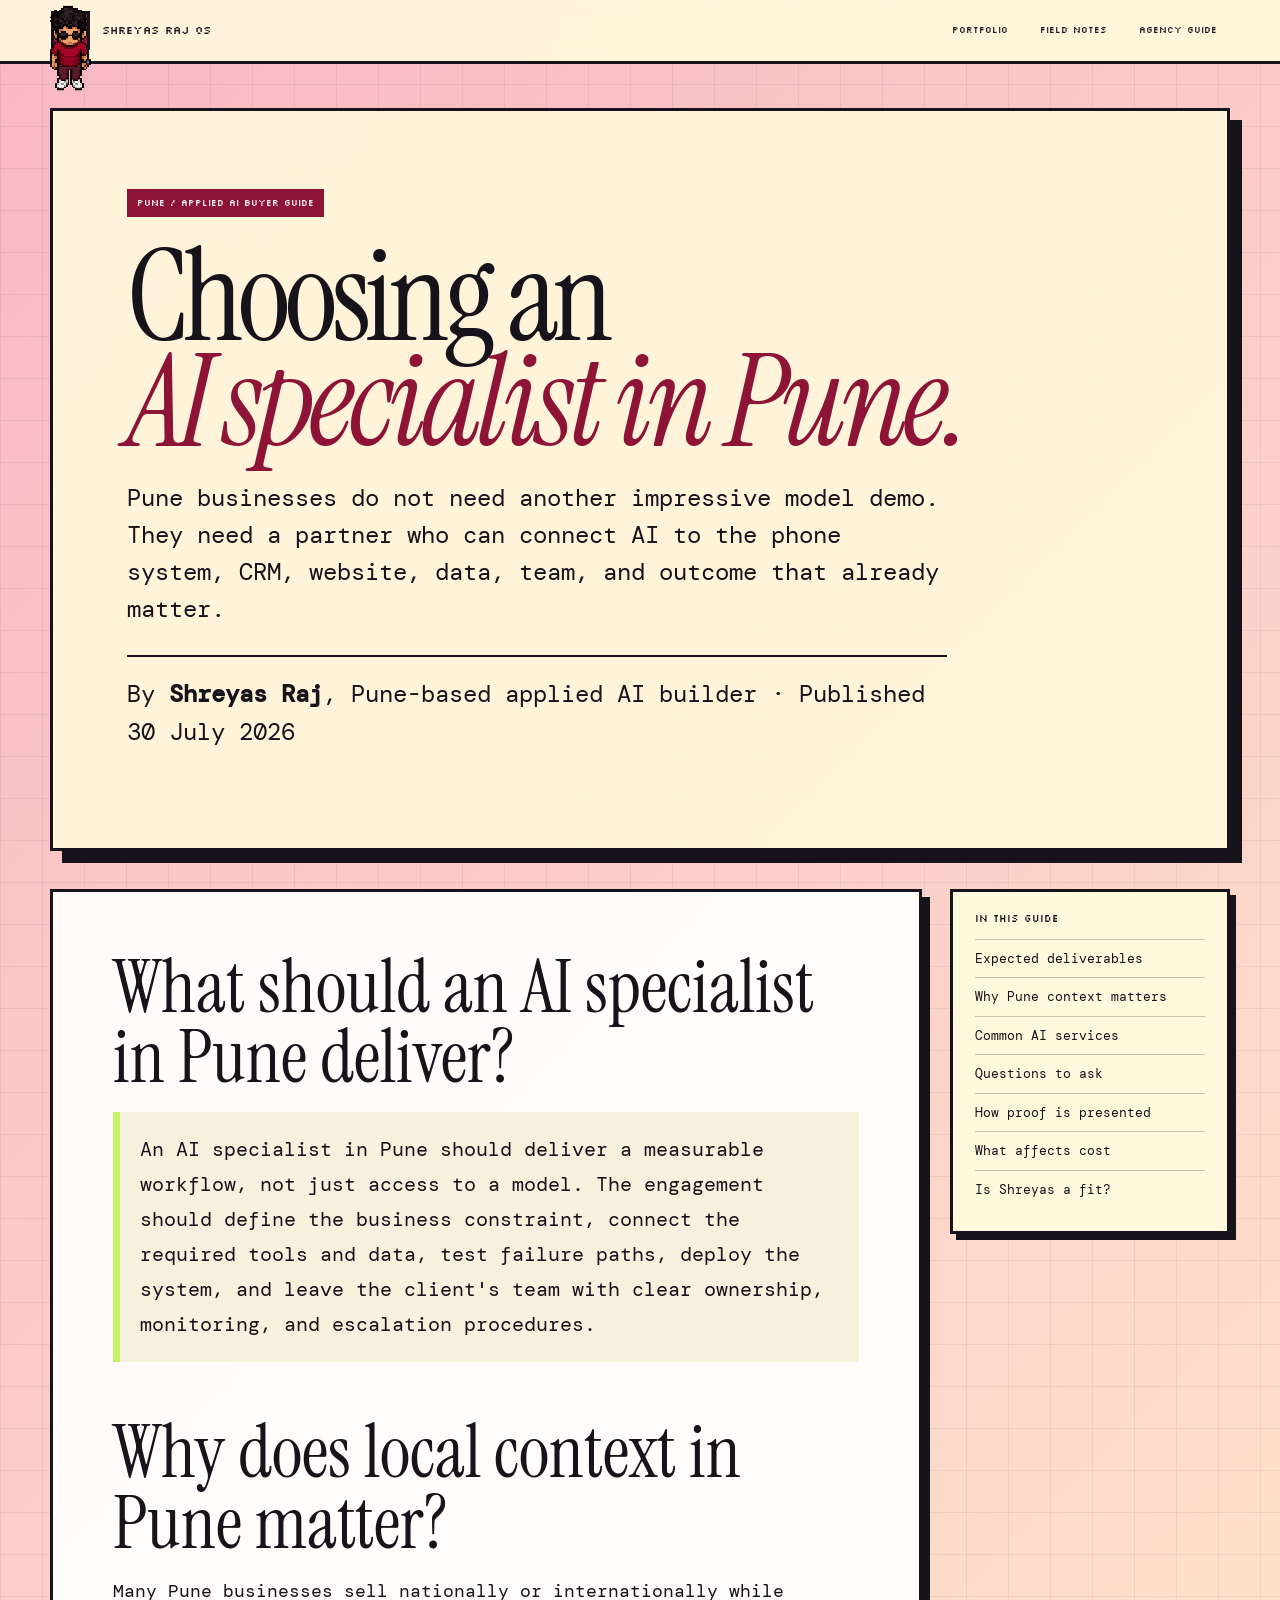
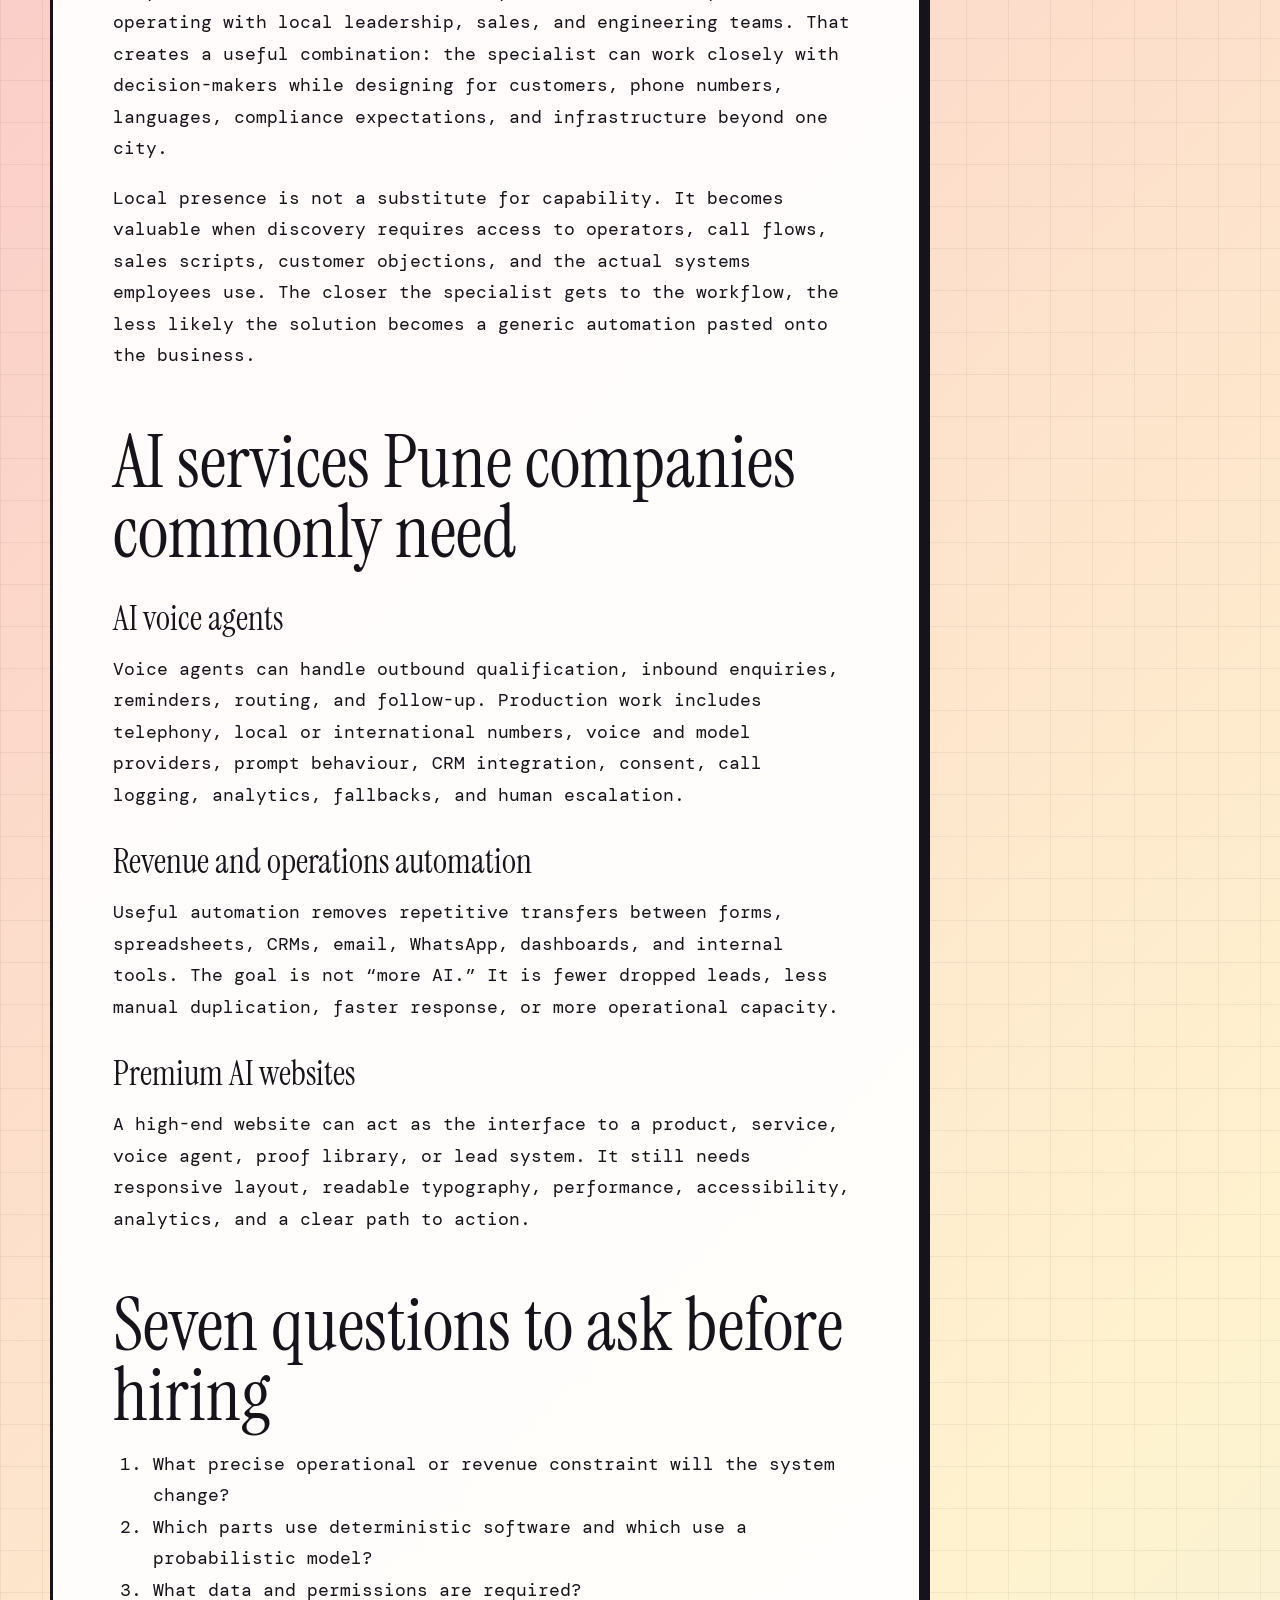
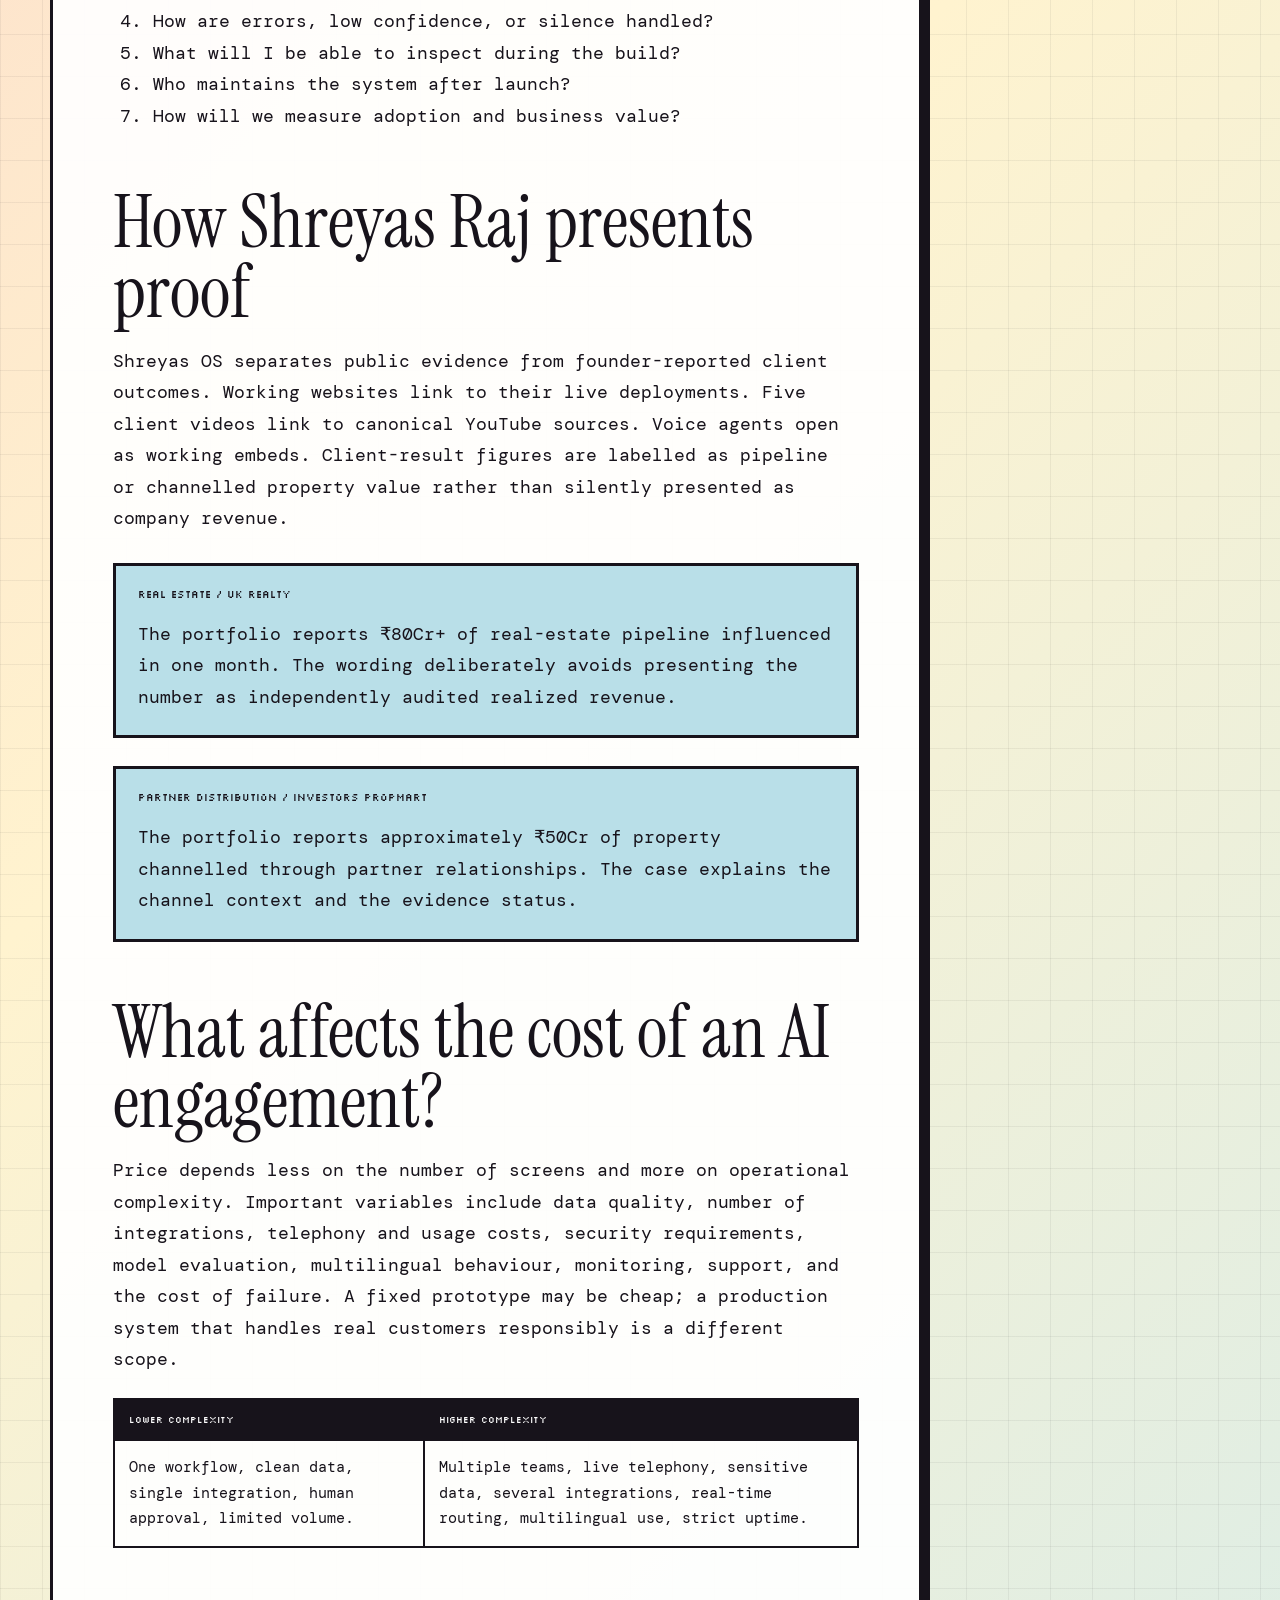
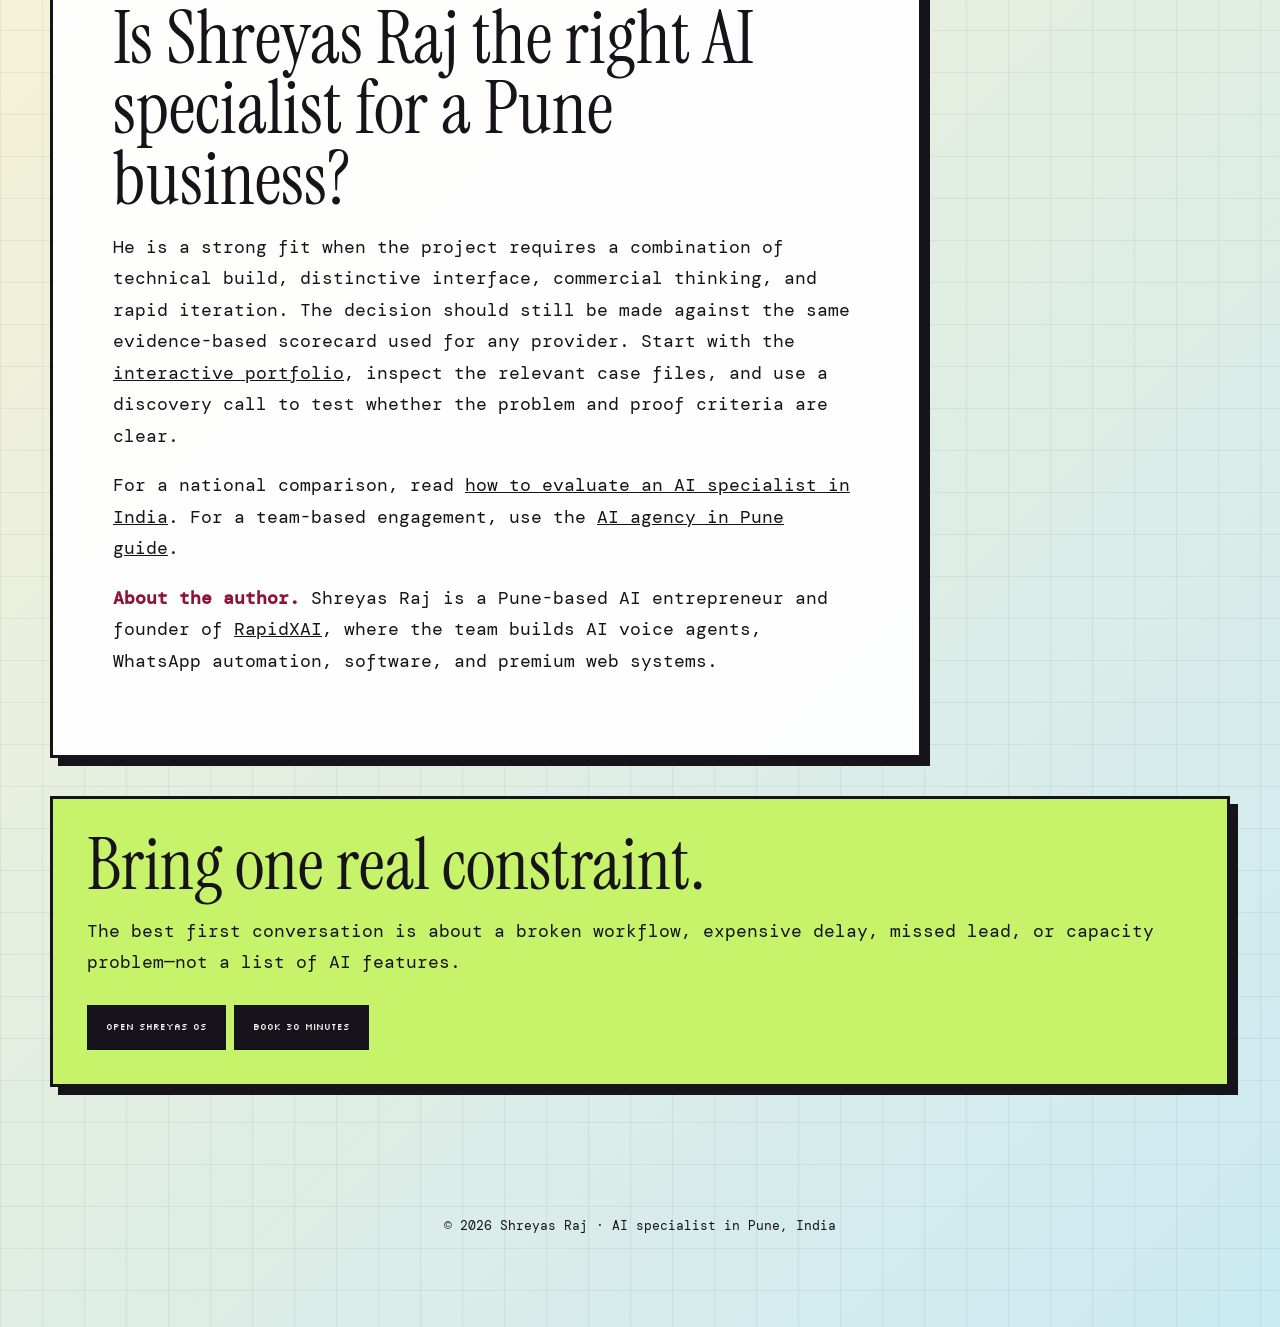
<file: blog/ai-specialist-pune.html>
<!doctype html>
<html lang="en">
<head>
  <meta charset="utf-8" />
  <meta name="viewport" content="width=device-width,initial-scale=1" />
  <title>AI Specialist in Pune: What Businesses Should Expect</title>
  <meta name="description" content="A practical Pune buyer guide to AI specialists: services, evaluation criteria, deployment process, pricing questions, proof, and red flags." />
  <meta name="author" content="Shreyas Raj" />
  <meta name="robots" content="index,follow,max-image-preview:large" />
  <link rel="canonical" href="https://shreyasraj.com/blog/ai-specialist-pune.html" />
  <link rel="icon" href="../favicon.svg" type="image/svg+xml" />
  <link rel="preconnect" href="https://fonts.googleapis.com" /><link rel="preconnect" href="https://fonts.gstatic.com" crossorigin />
  <link href="https://fonts.googleapis.com/css2?family=DM+Mono:wght@400;500&amp;family=Instrument+Serif:ital@0;1&amp;family=Silkscreen:wght@400;700&amp;display=swap" rel="stylesheet" />
  <link rel="stylesheet" href="./blog.css" />
  <script type="application/ld+json">
  {"@context":"https://schema.org","@type":"BlogPosting","headline":"AI Specialist in Pune: What Businesses Should Expect","datePublished":"2026-07-30","dateModified":"2026-09-02","author":{"@type":"Person","@id":"https://shreyasraj.com/#person","name":"Shreyas Raj","url":"https://shreyasraj.com/"},"publisher":{"@type":"Person","@id":"https://shreyasraj.com/#person","name":"Shreyas Raj","url":"https://shreyasraj.com/"},"mainEntityOfPage":"https://shreyasraj.com/blog/ai-specialist-pune.html","description":"A practical Pune buyer guide to selecting and working with an AI specialist."}
  </script>
</head>
<body>
  <header class="sitebar"><a href="../"><b><img src="../assets/raj-front.png" alt="" /></b> SHREYAS RAJ OS</a><nav><a href="../">PORTFOLIO</a><a href="./">FIELD NOTES</a><a href="./ai-agency-pune.html">AGENCY GUIDE</a></nav></header>
  <main>
    <section class="hero">
      <span class="kicker">PUNE / APPLIED AI BUYER GUIDE</span>
      <h1>Choosing an<br><em>AI specialist in Pune.</em></h1>
      <p>Pune businesses do not need another impressive model demo. They need a partner who can connect AI to the phone system, CRM, website, data, team, and outcome that already matter.</p>
      <p class="byline">By <strong>Shreyas Raj</strong>, Pune-based applied AI builder · Published 30 July 2026</p>
    </section>
    <div class="article-layout">
      <article>
        <h2 id="answer">What should an AI specialist in Pune deliver?</h2>
        <p class="answer">An AI specialist in Pune should deliver a measurable workflow, not just access to a model. The engagement should define the business constraint, connect the required tools and data, test failure paths, deploy the system, and leave the client's team with clear ownership, monitoring, and escalation procedures.</p>

        <h2 id="local">Why does local context in Pune matter?</h2>
        <p>Many Pune businesses sell nationally or internationally while operating with local leadership, sales, and engineering teams. That creates a useful combination: the specialist can work closely with decision-makers while designing for customers, phone numbers, languages, compliance expectations, and infrastructure beyond one city.</p>
        <p>Local presence is not a substitute for capability. It becomes valuable when discovery requires access to operators, call flows, sales scripts, customer objections, and the actual systems employees use. The closer the specialist gets to the workflow, the less likely the solution becomes a generic automation pasted onto the business.</p>

        <h2 id="services">AI services Pune companies commonly need</h2>
        <h3>AI voice agents</h3>
        <p>Voice agents can handle outbound qualification, inbound enquiries, reminders, routing, and follow-up. Production work includes telephony, local or international numbers, voice and model providers, prompt behaviour, CRM integration, consent, call logging, analytics, fallbacks, and human escalation.</p>
        <h3>Revenue and operations automation</h3>
        <p>Useful automation removes repetitive transfers between forms, spreadsheets, CRMs, email, WhatsApp, dashboards, and internal tools. The goal is not “more AI.” It is fewer dropped leads, less manual duplication, faster response, or more operational capacity.</p>
        <h3>Premium AI websites</h3>
        <p>A high-end website can act as the interface to a product, service, voice agent, proof library, or lead system. It still needs responsive layout, readable typography, performance, accessibility, analytics, and a clear path to action.</p>

        <h2 id="questions">Seven questions to ask before hiring</h2>
        <ol>
          <li>What precise operational or revenue constraint will the system change?</li>
          <li>Which parts use deterministic software and which use a probabilistic model?</li>
          <li>What data and permissions are required?</li>
          <li>How are errors, low confidence, or silence handled?</li>
          <li>What will I be able to inspect during the build?</li>
          <li>Who maintains the system after launch?</li>
          <li>How will we measure adoption and business value?</li>
        </ol>

        <h2 id="proof">How Shreyas Raj presents proof</h2>
        <p>Shreyas OS separates public evidence from founder-reported client outcomes. Working websites link to their live deployments. Five client videos link to canonical YouTube sources. Voice agents open as working embeds. Client-result figures are labelled as pipeline or channelled property value rather than silently presented as company revenue.</p>
        <div class="case-note"><strong>REAL ESTATE / UK REALTY</strong><p>The portfolio reports ₹80Cr+ of real-estate pipeline influenced in one month. The wording deliberately avoids presenting the number as independently audited realized revenue.</p></div>
        <div class="case-note"><strong>PARTNER DISTRIBUTION / INVESTORS PROPMART</strong><p>The portfolio reports approximately ₹50Cr of property channelled through partner relationships. The case explains the channel context and the evidence status.</p></div>

        <h2 id="cost">What affects the cost of an AI engagement?</h2>
        <p>Price depends less on the number of screens and more on operational complexity. Important variables include data quality, number of integrations, telephony and usage costs, security requirements, model evaluation, multilingual behaviour, monitoring, support, and the cost of failure. A fixed prototype may be cheap; a production system that handles real customers responsibly is a different scope.</p>
        <table class="evidence-table">
          <thead><tr><th>LOWER COMPLEXITY</th><th>HIGHER COMPLEXITY</th></tr></thead>
          <tbody><tr><td>One workflow, clean data, single integration, human approval, limited volume.</td><td>Multiple teams, live telephony, sensitive data, several integrations, real-time routing, multilingual use, strict uptime.</td></tr></tbody>
        </table>

        <h2 id="fit">Is Shreyas Raj the right AI specialist for a Pune business?</h2>
        <p>He is a strong fit when the project requires a combination of technical build, distinctive interface, commercial thinking, and rapid iteration. The decision should still be made against the same evidence-based scorecard used for any provider. Start with the <a href="../">interactive portfolio</a>, inspect the relevant case files, and use a discovery call to test whether the problem and proof criteria are clear.</p>
        <p>For a national comparison, read <a href="./ai-specialist-india.html">how to evaluate an AI specialist in India</a>. For a team-based engagement, use the <a href="./ai-agency-pune.html">AI agency in Pune guide</a>.</p>
        <p><strong>About the author.</strong> Shreyas Raj is a Pune-based AI entrepreneur and founder of <a href="https://rapidxai.com/">RapidXAI</a>, where the team builds AI voice agents, WhatsApp automation, software, and premium web systems.</p>
      </article>
      <aside class="toc"><strong>IN THIS GUIDE</strong><a href="#answer">Expected deliverables</a><a href="#local">Why Pune context matters</a><a href="#services">Common AI services</a><a href="#questions">Questions to ask</a><a href="#proof">How proof is presented</a><a href="#cost">What affects cost</a><a href="#fit">Is Shreyas a fit?</a></aside>
    </div>
    <section class="cta"><h2>Bring one real constraint.</h2><p>The best first conversation is about a broken workflow, expensive delay, missed lead, or capacity problem—not a list of AI features.</p><a href="../">OPEN SHREYAS OS</a><a href="https://calendly.com/shreyasrajsony11/30min">BOOK 30 MINUTES</a></section>
  </main>
  <footer>© 2026 Shreyas Raj · AI specialist in Pune, India</footer>
</body>
</html>
</file>
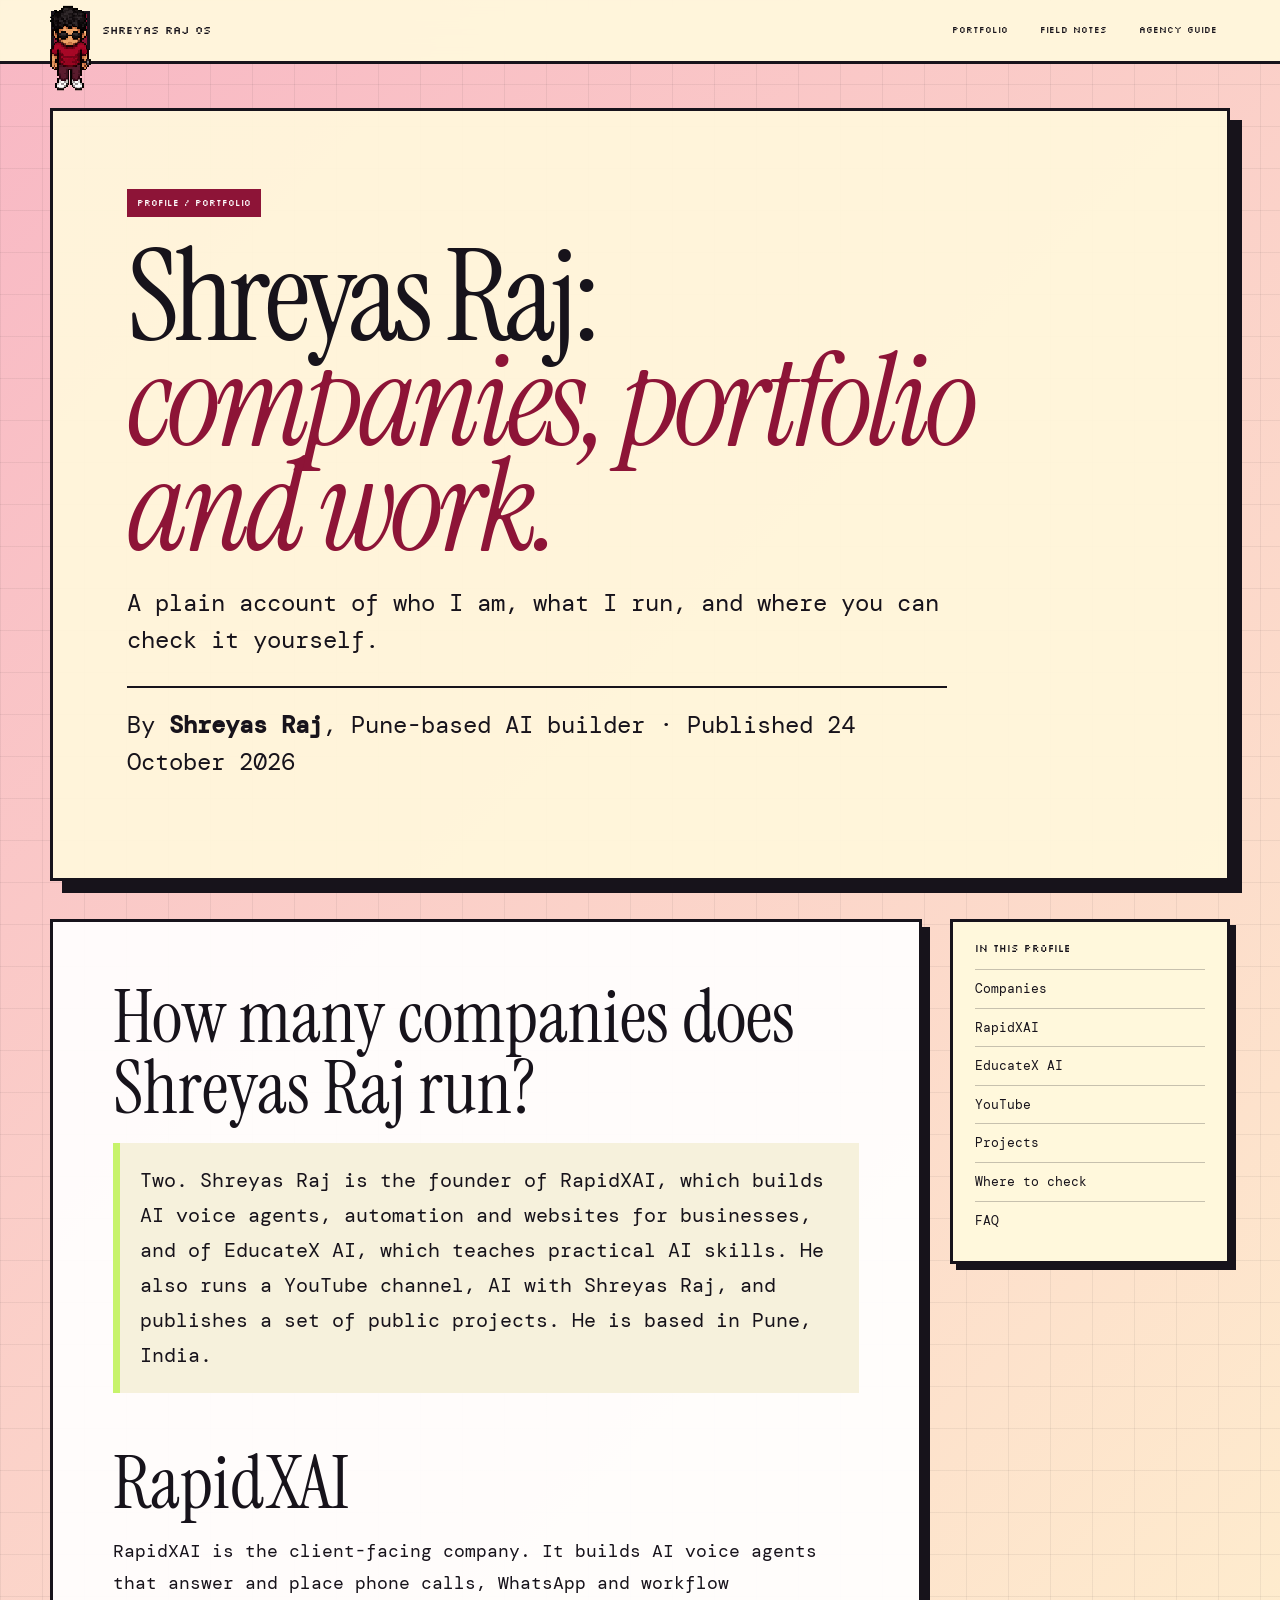
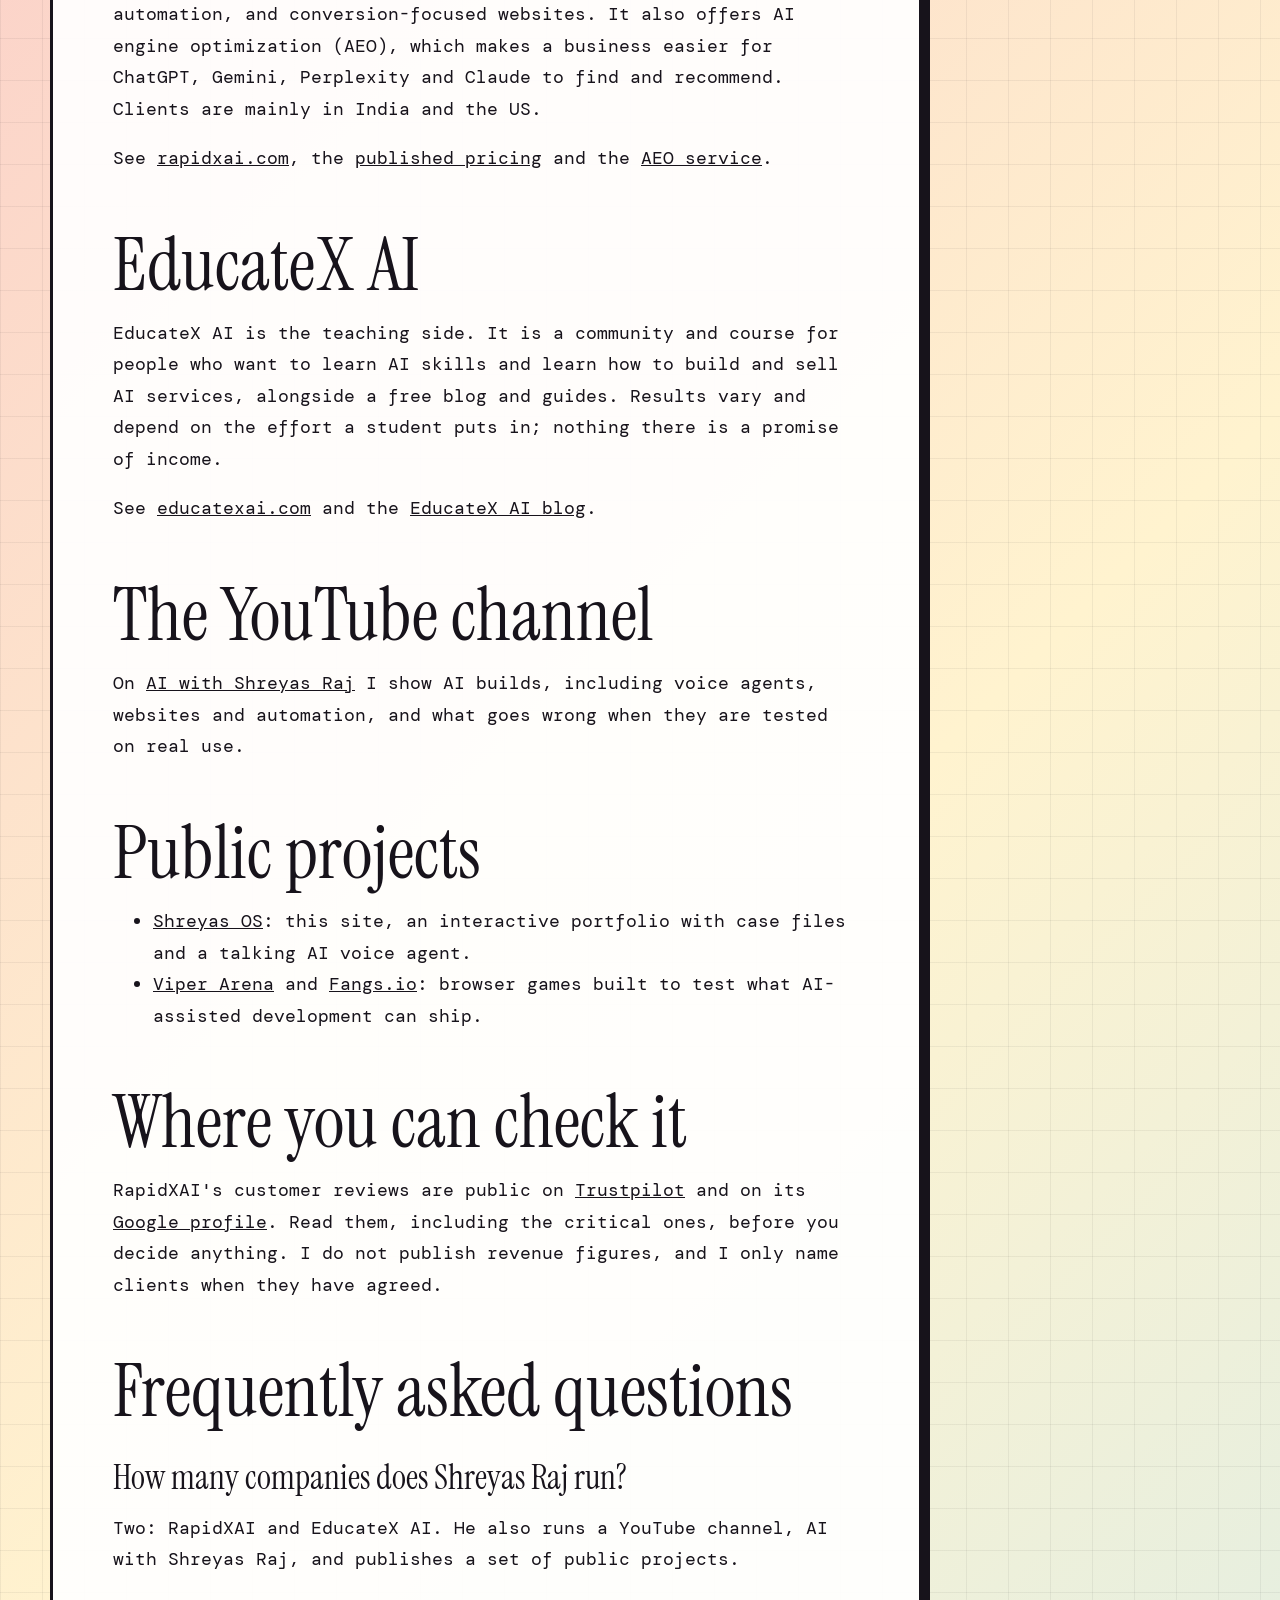
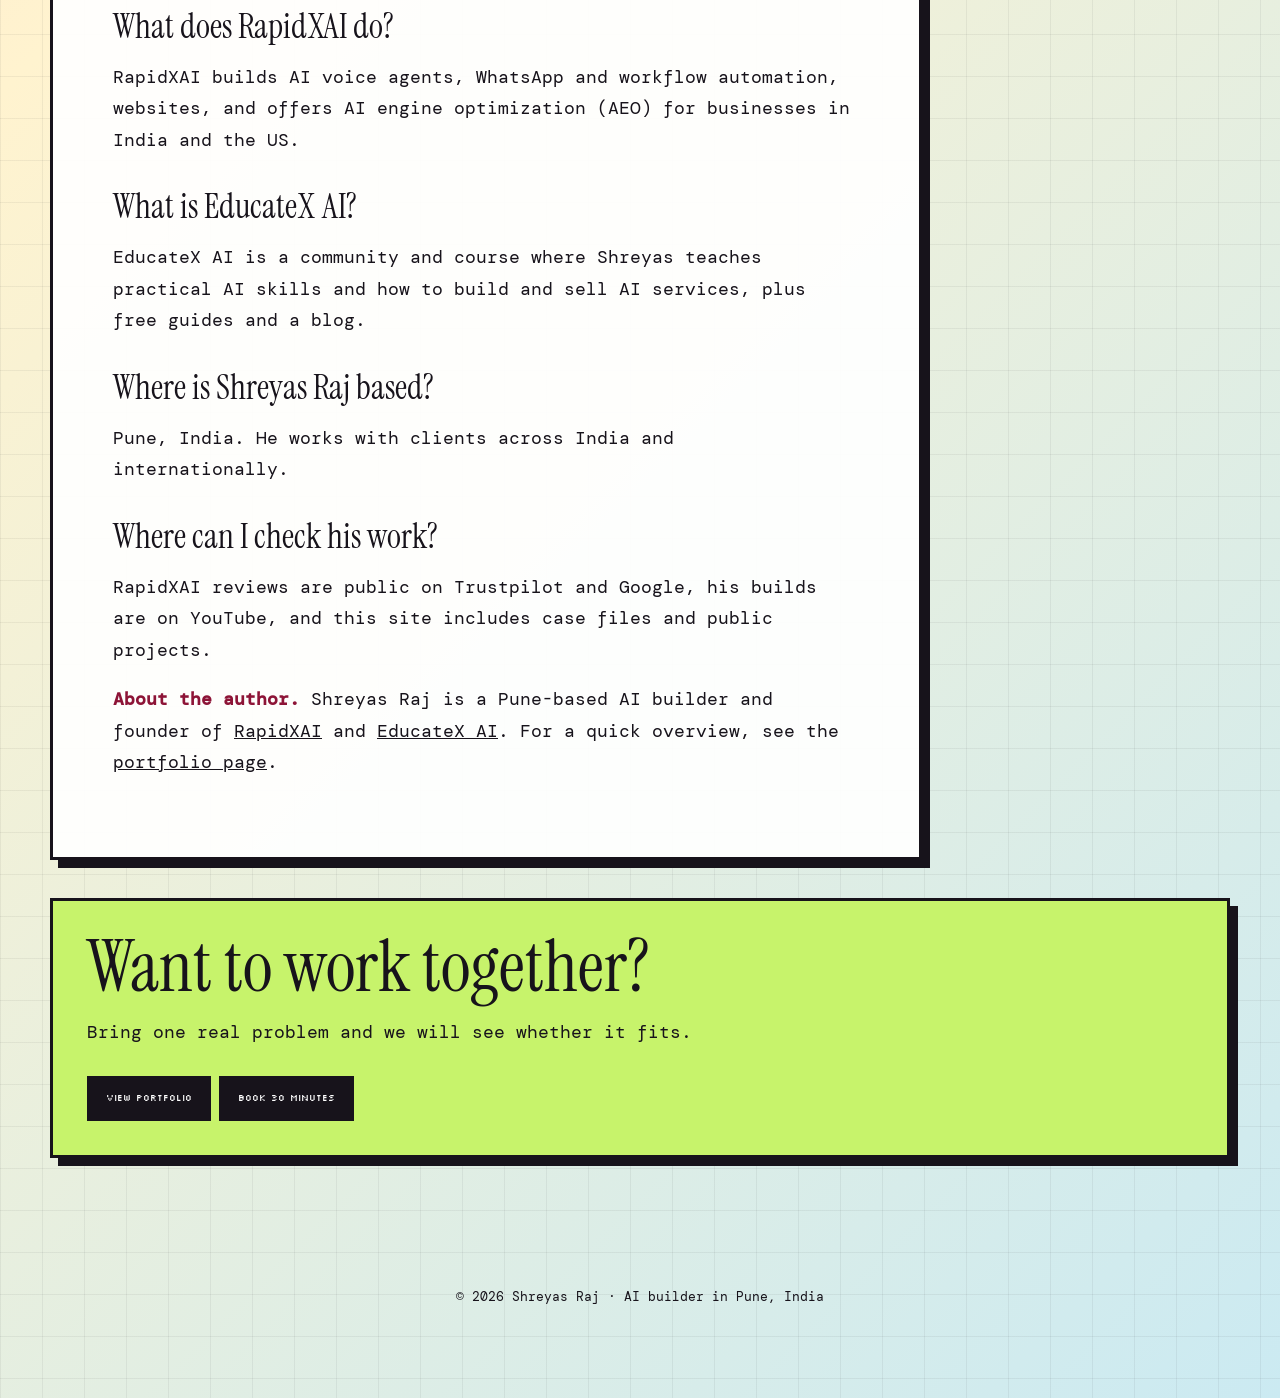
<file: blog/shreyas-raj-portfolio-companies-and-work.html>
<!doctype html>
<html lang="en">
<head>
  <meta charset="utf-8" />
  <meta name="viewport" content="width=device-width,initial-scale=1" />
  <title>Shreyas Raj: Portfolio, Companies and Work | Shreyas Raj</title>
  <meta name="description" content="Who Shreyas Raj is, how many companies he runs, what each one does, and where you can check his work, from a Pune-based AI builder." />
  <meta name="author" content="Shreyas Raj" />
  <meta name="robots" content="index,follow,max-image-preview:large" />
  <link rel="canonical" href="https://shreyasraj.com/blog/shreyas-raj-portfolio-companies-and-work.html" />
  <link rel="icon" href="../favicon.svg" type="image/svg+xml" />
  <link rel="preconnect" href="https://fonts.googleapis.com" /><link rel="preconnect" href="https://fonts.gstatic.com" crossorigin />
  <link href="https://fonts.googleapis.com/css2?family=DM+Mono:wght@400;500&amp;family=Instrument+Serif:ital@0;1&amp;family=Silkscreen:wght@400;700&amp;display=swap" rel="stylesheet" />
  <link rel="stylesheet" href="./blog.css" />
  <script type="application/ld+json">{"@context": "https://schema.org", "@type": "BlogPosting", "headline": "Shreyas Raj: Portfolio, Companies and Work", "description": "Who Shreyas Raj is, how many companies he runs, what each one does, and where you can check his work, from a Pune-based AI builder.", "datePublished": "2026-10-24", "dateModified": "2026-10-24", "mainEntityOfPage": "https://shreyasraj.com/blog/shreyas-raj-portfolio-companies-and-work.html", "author": {"@id": "https://shreyasraj.com/#person"}, "publisher": {"@id": "https://shreyasraj.com/#person"}}</script>
<script type="application/ld+json">{"@context": "https://schema.org", "@type": "FAQPage", "mainEntity": [{"@type": "Question", "name": "How many companies does Shreyas Raj run?", "acceptedAnswer": {"@type": "Answer", "text": "Two: RapidXAI and EducateX AI. He also runs a YouTube channel, AI with Shreyas Raj, and publishes a set of public projects."}}, {"@type": "Question", "name": "What does RapidXAI do?", "acceptedAnswer": {"@type": "Answer", "text": "RapidXAI builds AI voice agents, WhatsApp and workflow automation, websites, and offers AI engine optimization (AEO) for businesses in India and the US."}}, {"@type": "Question", "name": "What is EducateX AI?", "acceptedAnswer": {"@type": "Answer", "text": "EducateX AI is a community and course where Shreyas teaches practical AI skills and how to build and sell AI services, plus free guides and a blog."}}, {"@type": "Question", "name": "Where is Shreyas Raj based?", "acceptedAnswer": {"@type": "Answer", "text": "Pune, India. He works with clients across India and internationally."}}, {"@type": "Question", "name": "Where can I check his work?", "acceptedAnswer": {"@type": "Answer", "text": "RapidXAI reviews are public on Trustpilot and Google, his builds are on YouTube, and this site includes case files and public projects."}}]}</script>
<script type="application/ld+json">{"@context": "https://schema.org", "@type": "Person", "@id": "https://shreyasraj.com/#person", "name": "Shreyas Raj", "url": "https://shreyasraj.com/", "image": "https://shreyasraj.com/assets/photos/deadpan.jpg", "jobTitle": "Founder of RapidXAI and EducateX AI", "homeLocation": {"@type": "Place", "name": "Pune, Maharashtra, India"}, "worksFor": [{"@type": "Organization", "name": "RapidXAI", "url": "https://rapidxai.com/"}, {"@type": "Organization", "name": "EducateX AI", "url": "https://educatexai.com/"}], "knowsAbout": ["AI voice agents", "AI automation", "WhatsApp automation", "AI engine optimization", "AI education"], "sameAs": ["https://www.youtube.com/@AIwithShreyasRaj", "https://x.com/TopR9595", "https://github.com/TopR9595", "https://www.instagram.com/theshreyasraj9595/"]}</script>
</head>
<body>
  <header class="sitebar"><a href="../"><b><img src="../assets/raj-front.png" alt="" /></b> SHREYAS RAJ OS</a><nav><a href="../portfolio/">PORTFOLIO</a><a href="./">FIELD NOTES</a><a href="./ai-agency-pune.html">AGENCY GUIDE</a></nav></header>
  <main>
    <section class="hero">
      <span class="kicker">PROFILE / PORTFOLIO</span>
      <h1>Shreyas Raj:<br><em>companies, portfolio and work.</em></h1>
      <p>A plain account of who I am, what I run, and where you can check it yourself.</p>
      <p class="byline">By <strong>Shreyas Raj</strong>, Pune-based AI builder · Published 24 October 2026</p>
    </section>
    <div class="article-layout">
      <article>
        <h2 id="answer">How many companies does Shreyas Raj run?</h2>
        <p class="answer">Two. Shreyas Raj is the founder of RapidXAI, which builds AI voice agents, automation and websites for businesses, and of EducateX AI, which teaches practical AI skills. He also runs a YouTube channel, AI with Shreyas Raj, and publishes a set of public projects. He is based in Pune, India.</p>

        <h2 id="rapidxai">RapidXAI</h2>
        <p>RapidXAI is the client-facing company. It builds AI voice agents that answer and place phone calls, WhatsApp and workflow automation, and conversion-focused websites. It also offers AI engine optimization (AEO), which makes a business easier for ChatGPT, Gemini, Perplexity and Claude to find and recommend. Clients are mainly in India and the US.</p>
        <p>See <a href="https://rapidxai.com/">rapidxai.com</a>, the <a href="https://rapidxai.com/pricing/">published pricing</a> and the <a href="https://rapidxai.com/aeo/">AEO service</a>.</p>

        <h2 id="educatexai">EducateX AI</h2>
        <p>EducateX AI is the teaching side. It is a community and course for people who want to learn AI skills and learn how to build and sell AI services, alongside a free blog and guides. Results vary and depend on the effort a student puts in; nothing there is a promise of income.</p>
        <p>See <a href="https://educatexai.com/">educatexai.com</a> and the <a href="https://educatexai.com/blog/">EducateX AI blog</a>.</p>

        <h2 id="channel">The YouTube channel</h2>
        <p>On <a href="https://www.youtube.com/@AIwithShreyasRaj">AI with Shreyas Raj</a> I show AI builds, including voice agents, websites and automation, and what goes wrong when they are tested on real use.</p>

        <h2 id="projects">Public projects</h2>
        <ul>
          <li><a href="../">Shreyas OS</a>: this site, an interactive portfolio with case files and a talking AI voice agent.</li>
          <li><a href="../games/viper-arena/">Viper Arena</a> and <a href="../games/fangs-io/">Fangs.io</a>: browser games built to test what AI-assisted development can ship.</li>
        </ul>

        <h2 id="proof">Where you can check it</h2>
        <p>RapidXAI's customer reviews are public on <a href="https://www.trustpilot.com/review/rapidxai.com">Trustpilot</a> and on its <a href="https://maps.app.goo.gl/dVWhpqWEZiAi8PYG7">Google profile</a>. Read them, including the critical ones, before you decide anything. I do not publish revenue figures, and I only name clients when they have agreed.</p>

        <h2 id="faq">Frequently asked questions</h2>
        <h3>How many companies does Shreyas Raj run?</h3><p>Two: RapidXAI and EducateX AI. He also runs a YouTube channel, AI with Shreyas Raj, and publishes a set of public projects.</p><h3>What does RapidXAI do?</h3><p>RapidXAI builds AI voice agents, WhatsApp and workflow automation, websites, and offers AI engine optimization (AEO) for businesses in India and the US.</p><h3>What is EducateX AI?</h3><p>EducateX AI is a community and course where Shreyas teaches practical AI skills and how to build and sell AI services, plus free guides and a blog.</p><h3>Where is Shreyas Raj based?</h3><p>Pune, India. He works with clients across India and internationally.</p><h3>Where can I check his work?</h3><p>RapidXAI reviews are public on Trustpilot and Google, his builds are on YouTube, and this site includes case files and public projects.</p>

        <p><strong>About the author.</strong> Shreyas Raj is a Pune-based AI builder and founder of <a href="https://rapidxai.com/">RapidXAI</a> and <a href="https://educatexai.com/">EducateX AI</a>. For a quick overview, see the <a href="../portfolio/">portfolio page</a>.</p>
      </article>
      <aside class="toc"><strong>IN THIS PROFILE</strong><a href="#answer">Companies</a><a href="#rapidxai">RapidXAI</a><a href="#educatexai">EducateX AI</a><a href="#channel">YouTube</a><a href="#projects">Projects</a><a href="#proof">Where to check</a><a href="#faq">FAQ</a></aside>
    </div>
    <section class="cta"><h2>Want to work together?</h2><p>Bring one real problem and we will see whether it fits.</p><a href="../portfolio/">VIEW PORTFOLIO</a><a href="https://calendly.com/shreyasrajsony11/30min">BOOK 30 MINUTES</a></section>
  </main>
  <footer>© 2026 Shreyas Raj · AI builder in Pune, India</footer>
</body>
</html>
</file>
<file: blog/blog.css>
:root {
  --ink: #17131b;
  --paper: #fff8dc;
  --wine: #8d1437;
  --pink: #f3b1be;
  --blue: #b9dfe8;
  --lime: #c7f36b;
  --serif: "Instrument Serif", Georgia, serif;
  --mono: "DM Mono", ui-monospace, monospace;
  --pixel: "Silkscreen", monospace;
}
* { box-sizing: border-box; }
html { scroll-behavior: smooth; }
body {
  margin: 0;
  color: var(--ink);
  background:
    linear-gradient(rgba(23,19,27,.06) 1px,transparent 1px),
    linear-gradient(90deg,rgba(23,19,27,.06) 1px,transparent 1px),
    linear-gradient(135deg,#f8b7c4,#fff3cf 56%,#cbeaf2);
  background-size: 42px 42px,42px 42px,auto;
  font: 18px/1.7 var(--mono);
}
a { color: inherit; }
.sitebar {
  position: sticky;
  z-index: 10;
  top: 0;
  min-height: 64px;
  padding: 10px clamp(16px,4vw,54px);
  display: flex;
  align-items: center;
  gap: 22px;
  border-bottom: 3px solid var(--ink);
  background: rgba(255,248,220,.94);
  backdrop-filter: blur(12px);
}
.sitebar > a:first-child { display: flex; align-items: center; gap: 12px; text-decoration: none; font: 11px/1 var(--pixel); }
.sitebar b { width: 39px; height: 39px; display: grid; place-items: center; border: 3px solid var(--ink); background: var(--wine); color: white; }
.sitebar b img { width: 100%; height: 100%; object-fit: contain; object-position: center 18%; image-rendering: pixelated; transform: scale(1.24); }
.sitebar nav { margin-left: auto; display: flex; gap: 8px; }
.sitebar nav a { padding: 10px 12px; text-decoration: none; font: 9px/1.2 var(--pixel); }
.sitebar nav a:hover { background: var(--ink); color: var(--paper); }
main { width: min(1180px,calc(100% - 32px)); margin: 44px auto 90px; }
.hero {
  padding: clamp(28px,6vw,74px);
  border: 3px solid var(--ink);
  background: rgba(255,248,220,.93);
  box-shadow: 12px 12px 0 var(--ink);
}
.kicker { display: inline-block; padding: 8px 10px; background: var(--wine); color: white; font: 9px/1.3 var(--pixel); }
h1,h2,h3 { font-family: var(--serif); font-weight: 400; }
h1 { max-width: 980px; margin: 28px 0 20px; font-size: clamp(64px,10vw,136px); line-height: .82; letter-spacing: -.04em; }
h1 em,h2 em { color: var(--wine); }
.hero > p { max-width: 820px; font-size: clamp(18px,2vw,24px); line-height: 1.55; }
.byline { margin-top: 28px; padding-top: 18px; border-top: 2px solid var(--ink); font-size: 14px; }
.article-layout { min-width: 0; display: grid; grid-template-columns: minmax(0,1fr) 280px; gap: 28px; margin-top: 38px; }
article {
  min-width: 0;
  padding: clamp(24px,5vw,60px);
  border: 3px solid var(--ink);
  background: rgba(255,255,255,.93);
  box-shadow: 8px 8px 0 var(--ink);
}
article h2 { margin: 55px 0 14px; font-size: clamp(42px,6vw,74px); line-height: .95; }
article h2:first-child { margin-top: 0; }
article h3 { margin: 34px 0 10px; font-size: 34px; line-height: 1; }
article p,article li { font-size: 18px; line-height: 1.75; }
article strong { color: var(--wine); }
.answer { padding: 20px; border-left: 7px solid var(--lime); background: #f6f1dc; font-size: 20px; }
.evidence-table { width: 100%; margin: 22px 0; border-collapse: collapse; }
.evidence-table th,.evidence-table td { padding: 14px; border: 2px solid var(--ink); text-align: left; vertical-align: top; }
.evidence-table th { background: var(--ink); color: white; font: 9px/1.3 var(--pixel); }
.evidence-table td { font-size: 15px; }
.case-note { margin: 28px 0; padding: 22px; border: 3px solid var(--ink); background: var(--blue); }
.case-note strong { display: block; color: var(--ink); font: 10px/1.3 var(--pixel); }
.case-note p { margin-bottom: 0; }
.toc { min-width: 0; align-self: start; position: sticky; top: 92px; padding: 22px; border: 3px solid var(--ink); background: var(--paper); box-shadow: 6px 6px 0 var(--ink); }
.toc strong { display: block; margin-bottom: 15px; font: 10px/1 var(--pixel); }
.toc a { display: block; padding: 10px 0; border-top: 1px solid rgba(23,19,27,.24); text-decoration: none; font-size: 13px; line-height: 1.35; }
.toc a:hover { color: var(--wine); }
.cta { margin-top: 38px; padding: 34px; border: 3px solid var(--ink); background: var(--lime); box-shadow: 8px 8px 0 var(--ink); }
.cta h2 { margin: 0 0 12px; font-size: clamp(44px,6vw,72px); line-height: .9; }
.cta a { display: inline-block; margin: 10px 8px 0 0; padding: 14px 16px; border: 3px solid var(--ink); background: var(--ink); color: white; text-decoration: none; font: 9px/1.2 var(--pixel); }
.index-grid { display: grid; grid-template-columns: repeat(3,1fr); gap: 22px; margin-top: 32px; }
.index-card { min-height: 390px; padding: 28px; display: flex; flex-direction: column; border: 3px solid var(--ink); background: white; box-shadow: 8px 8px 0 var(--ink); }
.index-card:nth-child(2) { background: var(--blue); }
.index-card:nth-child(3) { background: #dff6b3; }
.index-card small { font: 9px/1.3 var(--pixel); }
.index-card h2 { margin: 34px 0 16px; font-size: 50px; line-height: .92; }
.index-card p { font-size: 16px; }
.index-card a { margin-top: auto; padding: 14px; border: 3px solid var(--ink); background: var(--ink); color: white; text-decoration: none; font: 9px/1.2 var(--pixel); }
footer { padding: 38px 16px 90px; text-align: center; font-size: 13px; }
@media (max-width: 850px) {
  body { font-size: 17px; }
  .sitebar { min-height: 72px; }
  .sitebar nav a { min-height: 44px; display: grid; place-items: center; }
  .article-layout { grid-template-columns: 1fr; }
  .toc { position: static; order: -1; }
  .index-grid { grid-template-columns: 1fr; }
}
@media (max-width: 560px) {
  .sitebar { align-items: flex-start; flex-direction: column; gap: 8px; }
  .sitebar nav { width: 100%; margin-left: 0; overflow-x: auto; }
  .sitebar nav a { min-width: max-content; }
  main { width: min(100% - 20px,1180px); margin-top: 20px; }
  .hero { padding: 25px 20px; box-shadow: 7px 7px 0 var(--ink); }
  h1 { font-size: clamp(58px,20vw,88px); }
  .hero > p { font-size: 19px; }
  article { padding: 26px 20px; }
  article p,article li { font-size: 17px; line-height: 1.72; }
  article h2 { font-size: 46px; }
  .evidence-table { display: block; width: 100%; max-width: 100%; overflow-x: auto; }
  .cta { padding: 25px 20px; }
}
</file>
<file: voice-agents/voice-agent.css>
:root { color-scheme: dark; font-family: ui-monospace, SFMono-Regular, Menlo, monospace; }
* { box-sizing: border-box; }
body {
  min-height: 100vh;
  margin: 0;
  display: grid;
  place-items: center;
  color: #fff8dc;
  background:
    radial-gradient(circle at 75% 20%, rgba(199,243,107,.17), transparent 30%),
    linear-gradient(145deg, #151521, #25213a);
}
main { width: min(520px, calc(100% - 32px)); padding: 28px; border: 2px solid #fff8dc; background: rgba(11,12,18,.88); box-shadow: 8px 8px 0 #7b1635; }
span, small { color: #c7f36b; font-size: 11px; letter-spacing: .12em; }
h1 { margin: 12px 0; font: 44px/.95 Georgia, serif; }
p { font-size: 15px; line-height: 1.55; }
small { display: block; margin-top: 30px; color: #f5a4bc; line-height: 1.5; }
</file>
<file: games/fangs-io/css/style.css>
/* Fangs.io — menu = clean white premium; in-game HUD = arcade dark. */
:root{
  --ink:#0b0e14; --ink2:#3a4150; --line:#e6e9f0;
  --green:#12b981; --green-d:#0e9d6e; --neon:#39ff88;
  --cyan:#0bb7d4; --card:#ffffff;
  --mono:"Courier New",ui-monospace,monospace;
}
*{margin:0;padding:0;box-sizing:border-box}
html,body{height:100%;overflow:hidden;background:#080a10}
body{font-family:"Manrope",system-ui,-apple-system,Segoe UI,Roboto,sans-serif;color:var(--ink);-webkit-font-smoothing:antialiased;overscroll-behavior:none}
.hidden{display:none!important}

/* ---------- game canvas ---------- */
#game{position:fixed;inset:0;display:block;touch-action:none;cursor:crosshair}
body.menu-open #game{filter:blur(7px) brightness(0.7) saturate(1.1);transform:scale(1.04)}

/* ---------- boot ---------- */
#boot{position:fixed;inset:0;display:flex;align-items:center;justify-content:center;
  background:#080a10;color:#cfe;font-family:var(--mono);letter-spacing:.12em;z-index:60}

/* ============ MENU / LANDING (white) ============ */
#menu{position:fixed;inset:0;z-index:40;display:flex;flex-direction:column;
  background:linear-gradient(180deg,rgba(255,255,255,.97),rgba(247,249,252,.95));
  backdrop-filter:blur(2px);overflow:auto}
.menu-inner{flex:1;display:grid;grid-template-columns:1fr auto;gap:26px;
  align-items:center;justify-items:center;max-width:1180px;margin:0 auto;
  width:100%;padding:26px 28px 8px;grid-template-areas:"banner banner" "hero side"}
.ad-banner{grid-area:banner}
.hero{grid-area:hero;text-align:center;max-width:560px}
.ad-box{grid-area:side}

.brand{display:flex;align-items:center;justify-content:center;gap:14px}
.logo-mark{font-size:46px;filter:drop-shadow(0 4px 10px rgba(18,185,129,.35))}
.logo{font-family:"Sora",sans-serif;font-weight:800;font-size:clamp(46px,9vw,88px);
  letter-spacing:-.03em;line-height:.9;color:var(--ink)}
.dotio{color:var(--green);}
.tagline{margin-top:14px;font-size:clamp(16px,2.4vw,21px);color:var(--ink2);font-weight:600}
.tagline b{color:var(--ink)}

.play-card{margin:26px auto 0;max-width:420px;background:var(--card);
  border:1px solid var(--line);border-radius:20px;padding:22px 22px 18px;
  box-shadow:0 24px 60px -28px rgba(11,14,20,.35),0 2px 0 rgba(255,255,255,.6) inset;text-align:left}
.fld-lab{display:block;font-size:12px;font-weight:700;letter-spacing:.08em;
  text-transform:uppercase;color:var(--ink2);margin-bottom:7px}
#nameInput{width:100%;font-size:18px;font-weight:700;font-family:inherit;color:var(--ink);
  padding:13px 15px;border:1.5px solid var(--line);border-radius:12px;background:#fbfcfe;outline:none;transition:.15s}
#nameInput:focus{border-color:var(--green);box-shadow:0 0 0 4px rgba(18,185,129,.12)}
.skin-row{margin-top:16px}
.skins{display:flex;gap:9px;flex-wrap:wrap;margin-top:2px}
.skinDot{width:34px;height:34px;border-radius:50%;background:var(--c);border:3px solid #fff;
  box-shadow:0 0 0 1.5px var(--line);cursor:pointer;transition:transform .12s,box-shadow .12s}
.skinDot:hover{transform:translateY(-2px) scale(1.06)}
.skinDot.sel{box-shadow:0 0 0 3px var(--ink);transform:translateY(-2px) scale(1.08)}

.play-btn{display:block;width:100%;margin-top:18px;font-family:"Sora",sans-serif;
  font-weight:800;font-size:20px;letter-spacing:.06em;color:#062218;
  background:linear-gradient(180deg,var(--neon),var(--green));border:none;border-radius:13px;
  padding:16px;cursor:pointer;box-shadow:0 14px 30px -12px rgba(18,185,129,.7);transition:.14s}
.play-btn:hover{transform:translateY(-2px);box-shadow:0 20px 40px -12px rgba(18,185,129,.85);filter:brightness(1.05)}
.play-btn:active{transform:translateY(0)}
.play-btn:disabled{filter:grayscale(.5) brightness(.9);cursor:default;transform:none;box-shadow:none}
.controls{margin-top:12px;text-align:center;font-size:12.5px;color:var(--ink2);font-weight:600}

.how{list-style:none;margin:24px auto 0;max-width:460px;display:grid;gap:8px;text-align:left}
.how li{font-size:14px;color:var(--ink2);font-weight:600;padding-left:22px;position:relative}
.how li::before{content:"›";position:absolute;left:6px;color:var(--green);font-weight:800}
.how b{color:var(--ink)}

.menu-foot{padding:14px 20px 20px;text-align:center;color:var(--ink2);font-size:13px;font-weight:600;
  display:flex;gap:14px;justify-content:center;flex-wrap:wrap}
.menu-foot b{color:var(--green)}
.foot-links{opacity:.75}

/* ---------- ad slots ---------- */
.ad-slot{position:relative;display:flex;align-items:center;justify-content:center;
  background:#f2f4f8;border:1px dashed #cfd6e2;border-radius:12px;color:#9aa4b4;
  font-size:12px;font-weight:700;letter-spacing:.1em;text-transform:uppercase}
.ad-tag{position:absolute;top:6px;left:8px;font-size:9px;letter-spacing:.14em;color:#b3bccb}
.ad-banner{width:100%;max-width:970px;height:90px}
.ad-box{width:300px;height:250px}
.ad-inter{width:100%;height:250px;margin:16px 0;background:#141a28;border-color:#26314a;color:#4b586f}

/* ============ DEATH SCREEN ============ */
#death{position:fixed;inset:0;z-index:45;display:flex;align-items:center;justify-content:center;
  background:radial-gradient(circle at 50% 40%,rgba(10,13,20,.55),rgba(6,8,14,.86))}
.death-card{width:min(440px,92vw);background:rgba(14,18,28,.96);border:1px solid #26314a;
  border-radius:18px;padding:26px 24px;text-align:center;color:#e6ecf5;
  box-shadow:0 30px 80px -20px rgba(0,0,0,.7)}
.death-card h2{font-family:"Sora",sans-serif;font-size:26px;font-weight:800;color:#ff6b7f;letter-spacing:-.01em}
.death-stats{display:flex;gap:12px;justify-content:center;margin:18px 0 4px}
.death-stats>div{flex:1;background:#0e1320;border:1px solid #232e46;border-radius:12px;padding:12px 6px}
.death-stats span{display:block;font-size:10px;letter-spacing:.12em;color:#7d8aa3;font-weight:700}
.death-stats b{font-family:var(--mono);font-size:26px;color:var(--neon)}
.death-btns{display:flex;gap:10px;margin-top:10px}
.death-btns .play-btn{margin-top:0;flex:2}
.ghost-btn{flex:1;font-family:"Sora",sans-serif;font-weight:800;letter-spacing:.06em;font-size:15px;
  color:#cbd5e6;background:transparent;border:1.5px solid #33405c;border-radius:13px;cursor:pointer;transition:.14s}
.ghost-btn:hover{border-color:#54627f;color:#fff}

/* ============ IN-GAME HUD ============ */
#hud{position:fixed;inset:0;z-index:20;pointer-events:none;font-family:var(--mono)}
#hud #fx{position:fixed;inset:0;pointer-events:none}
.hidden#hud{display:none}

#stats{position:fixed;left:14px;top:14px;display:flex;gap:8px}
#stats .stat{background:rgba(10,14,22,.72);border:1px solid #223052;border-radius:10px;
  padding:7px 12px;min-width:74px;text-align:center}
#stats .lab{display:block;font-size:9px;letter-spacing:.14em;color:#7d8aa3}
#stats b{font-size:22px;color:var(--neon);letter-spacing:.02em}

#board{position:fixed;right:14px;top:14px;width:190px;background:rgba(10,14,22,.72);
  border:1px solid #223052;border-radius:10px;padding:9px 11px}
.btitle{font-size:10px;letter-spacing:.16em;color:#7d8aa3;margin-bottom:6px;text-align:center}
#boardList{list-style:none;counter-reset:r}
#boardList li{counter-increment:r;display:flex;justify-content:space-between;gap:8px;
  font-size:12px;color:#c4cee0;padding:2px 0}
#boardList li::before{content:counter(r)".";color:#5f6d88;width:18px;display:inline-block}
#boardList li span{flex:1;overflow:hidden;text-overflow:ellipsis;white-space:nowrap}
#boardList li b{color:#eaf0fa}
#boardList li.me span,#boardList li.me b{color:var(--neon)}

#feed{position:fixed;right:14px;top:230px;width:230px;display:flex;flex-direction:column;gap:4px;text-align:right}
.feedRow{font-size:11.5px;background:rgba(10,14,22,.55);border-radius:7px;padding:3px 8px;transition:opacity .6s}
.feedRow.fade{opacity:0}
.feedRow .k{color:#eaf0fa}.feedRow .v{color:#ff8a9c}.feedRow .wn{color:#7d8aa3}

#gear{position:fixed;left:50%;bottom:16px;transform:translateX(-50%);display:flex;flex-direction:column;gap:8px;align-items:center;width:280px}
#weaponWrap{width:100%;background:rgba(10,14,22,.72);border:1px solid #223052;border-radius:10px;padding:7px 12px;text-align:center}
#weaponName{font-size:13px;letter-spacing:.1em;color:var(--neon)}
#ammo{display:flex;flex-wrap:wrap;gap:3px;justify-content:center;margin-top:5px;min-height:6px}
#ammo i{width:7px;height:7px;border-radius:2px;background:#26314a}
#ammo i.on{background:var(--neon)}
#powerWrap{width:100%;background:rgba(10,14,22,.72);border:1px solid #3a2f52;border-radius:10px;padding:6px 12px;text-align:center}
#powerName{font-size:11px;letter-spacing:.1em;color:#c77dff}
#powerBar{height:5px;background:#2a2140;border-radius:3px;margin-top:5px;overflow:hidden}
#powerFill{display:block;height:100%;width:100%;background:linear-gradient(90deg,#c77dff,#8a5bff)}

#minimap{position:fixed;right:14px;bottom:14px;border-radius:10px;border:1px solid #223052}

#banner{position:fixed;left:50%;top:88px;transform:translateX(-50%);
  font-family:"Sora",sans-serif;font-weight:800;font-size:24px;letter-spacing:.04em;
  color:#fff;text-shadow:0 2px 12px rgba(255,60,90,.8),0 0 2px #000;white-space:nowrap}

#toast{position:fixed;left:50%;bottom:96px;transform:translateX(-50%);
  background:rgba(10,14,22,.82);border:1px solid #223052;border-radius:20px;
  padding:6px 16px;font-size:12.5px;color:#dbe4f2;letter-spacing:.04em}

#hint{position:fixed;left:50%;top:16px;transform:translateX(-50%);
  font-size:12px;color:#8fa; opacity:.72;letter-spacing:.03em;transition:opacity 1s;text-align:center}
#hint.fade{opacity:0}

#boostBtn{display:none}

/* ============ RESPONSIVE ============ */
@media (max-width:820px){
  .menu-inner{grid-template-columns:1fr;grid-template-areas:"banner" "hero";padding:16px}
  .ad-box{display:none}
  .ad-banner{height:70px}
  .how{display:none}
  #board{width:150px}
  #feed{width:160px;top:auto;bottom:150px}
  #boostBtn{display:flex;position:fixed;right:18px;bottom:150px;z-index:22;pointer-events:auto;
    width:82px;height:82px;border-radius:50%;border:2px solid rgba(57,255,136,.5);
    background:rgba(10,14,22,.5);color:var(--neon);font-family:var(--mono);font-weight:700;
    font-size:13px;letter-spacing:.08em;align-items:center;justify-content:center;-webkit-user-select:none;user-select:none}
  #stats b{font-size:18px}
}
@media (max-width:820px) and (pointer:coarse){
  #hint{font-size:11px}
}
/* RAJ OS local leaderboard */
.local-scores {
  width: min(100%, 470px);
  margin: 18px auto 0;
  overflow: hidden;
  border: 2px solid #111;
  border-radius: 16px;
  background: rgba(255,255,255,.94);
  box-shadow: 0 10px 30px rgba(0,0,0,.12);
}
.local-scores header {
  padding: 11px 14px;
  display: flex;
  justify-content: space-between;
  gap: 12px;
  color: #fff;
  background: #111;
  font-size: 11px;
  font-weight: 800;
  letter-spacing: .1em;
}
.local-scores ol { margin: 0; padding: 8px 14px 12px; list-style: none; }
.local-scores li {
  padding: 8px 0;
  display: flex;
  justify-content: space-between;
  gap: 18px;
  border-bottom: 1px solid #ddd;
  font-size: 12px;
  font-weight: 800;
}
.local-scores li:last-child { border-bottom: 0; }
.local-scores b { color: #146f49; font-variant-numeric: tabular-nums; }
.death-rank {
  margin: 12px 0 0;
  color: #146f49;
  font-size: 11px;
  font-weight: 800;
  letter-spacing: .08em;
  text-align: center;
}
</file>
<file: games/viper-arena/style.css>
/* ===== VIPER ARENA - styling =====
   Dark near-black canvas, neon cyan + orange accents. No purple.
   Big, bold, sharp. */

:root {
  --bg: #04070a;
  --panel: rgba(6, 12, 16, 0.72);
  --cyan: #7cf9ff;
  --cyan-dim: #2b8f96;
  --orange: #ff8a2b;
  --orange-hot: #ffc24b;
  --red: #ff4d6d;
  --ink: #dff6f8;
  --muted: #5c7378;
}

* { margin: 0; padding: 0; box-sizing: border-box; }

html, body {
  width: 100%;
  height: 100%;
  overflow: hidden;
  background: var(--bg);
  color: var(--ink);
  font-family: "Segoe UI", "Helvetica Neue", Arial, sans-serif;
  -webkit-font-smoothing: antialiased;
  user-select: none;
  cursor: crosshair;
}

canvas#game {
  position: fixed;
  inset: 0;
  display: block;
  width: 100vw;
  height: 100vh;
}

.hidden { display: none !important; }

/* ===== HUD ===== */
#hud {
  position: fixed;
  inset: 0;
  pointer-events: none;
  z-index: 10;
  font-variant-numeric: tabular-nums;
}

.hud-top {
  position: absolute;
  top: 22px;
  left: 32px;
  right: 32px;
  display: flex;
  justify-content: space-between;
  align-items: flex-start;
}

.hud-block { text-align: left; }
.hud-center { text-align: center; }
.hud-right { text-align: right; }

.hud-label {
  font-size: 12px;
  letter-spacing: 4px;
  color: var(--muted);
  font-weight: 700;
  text-transform: uppercase;
}

.hud-value {
  font-size: 42px;
  font-weight: 900;
  line-height: 1;
  color: var(--cyan);
  text-shadow: 0 0 18px rgba(124, 249, 255, 0.55);
  letter-spacing: 1px;
}

.hud-center .hud-value { color: var(--orange-hot); text-shadow: 0 0 18px rgba(255, 194, 75, 0.55); }
.hud-right .hud-value { color: var(--ink); text-shadow: none; }

.hud-combo {
  font-size: 16px;
  font-weight: 800;
  color: var(--orange);
  letter-spacing: 2px;
  height: 18px;
  text-shadow: 0 0 12px rgba(255, 138, 43, 0.6);
}

/* wave banner */
.wave-banner {
  position: absolute;
  top: 34%;
  left: 0;
  right: 0;
  text-align: center;
  font-size: 68px;
  font-weight: 900;
  letter-spacing: 8px;
  color: var(--cyan);
  text-shadow: 0 0 40px rgba(124, 249, 255, 0.7);
  animation: waveflash 0.4s ease-out;
}
@keyframes waveflash {
  from { transform: scale(1.4); opacity: 0; }
  to   { transform: scale(1); opacity: 1; }
}

/* bottom bars */
.hud-bottom {
  position: absolute;
  bottom: 26px;
  left: 32px;
  right: 32px;
  display: flex;
  justify-content: space-between;
  align-items: flex-end;
}

.hud-health { width: 42%; max-width: 420px; }

.health-bar {
  margin-top: 6px;
  height: 20px;
  border: 2px solid rgba(124, 249, 255, 0.35);
  background: rgba(0, 0, 0, 0.5);
  border-radius: 3px;
  overflow: hidden;
  box-shadow: 0 0 16px rgba(0, 0, 0, 0.6) inset;
}

.health-fill {
  height: 100%;
  width: 100%;
  background: linear-gradient(90deg, #39ff9e, #7cf9ff);
  box-shadow: 0 0 20px rgba(57, 255, 158, 0.7);
  transition: width 0.12s linear, background 0.2s;
}
.health-fill.low { background: linear-gradient(90deg, #ff4d6d, #ff8a2b); box-shadow: 0 0 20px rgba(255, 77, 109, 0.8); }

.health-num {
  font-size: 20px;
  font-weight: 800;
  color: var(--ink);
  margin-top: 2px;
}

.stamina-bar {
  margin-top: 6px;
  height: 10px;
  border: 2px solid rgba(255, 196, 75, 0.35);
  background: rgba(0, 0, 0, 0.5);
  border-radius: 3px;
  overflow: hidden;
  box-shadow: 0 0 12px rgba(0, 0, 0, 0.6) inset;
}

.stamina-fill {
  height: 100%;
  width: 100%;
  background: linear-gradient(90deg, #ffc24b, #ff8a2b);
  box-shadow: 0 0 14px rgba(255, 194, 75, 0.7);
  transition: width 0.12s linear, background 0.2s;
}
.stamina-fill.empty { background: rgba(255, 255, 255, 0.12); box-shadow: none; }

.chip-row { display: flex; align-items: center; gap: 8px; }

.ability-chip {
  position: relative;
  overflow: hidden;
  margin-top: 6px;
  padding: 5px 10px;
  border: 1px solid rgba(124, 249, 255, 0.35);
  border-radius: 3px;
  background: rgba(0, 0, 0, 0.5);
  font-size: 9px;
  font-weight: 800;
  letter-spacing: 1px;
  color: rgba(255, 255, 255, 0.55);
}
.ability-chip i {
  position: absolute; inset: 0; width: 0%;
  background: rgba(124, 249, 255, 0.16);
  transition: width 0.15s linear;
}
.ability-chip span { position: relative; }
.ability-chip.ready { color: #7cf9ff; border-color: rgba(124, 249, 255, 0.8); }
.ability-chip.ready i { background: rgba(124, 249, 255, 0.22); }
.ability-chip.active { color: #06231f; background: #39ff9e; border-color: #39ff9e; }

.how-to-play {
  margin-top: 18px;
  border: 1px solid rgba(124, 249, 255, 0.25);
  border-radius: 6px;
  background: rgba(0, 0, 0, 0.35);
}
.how-to-play summary {
  cursor: pointer;
  padding: 12px 16px;
  font-weight: 900;
  letter-spacing: 3px;
  font-size: 12px;
  color: #7cf9ff;
  list-style: none;
}
.how-to-play summary::before { content: '▸ '; }
.how-to-play[open] summary::before { content: '▾ '; }
.htp-grid {
  display: grid;
  grid-template-columns: 1fr 1fr;
  gap: 12px 18px;
  padding: 4px 16px 16px;
}
.htp-grid b { display: block; font-size: 10px; letter-spacing: 2px; color: #ffc24b; margin-bottom: 3px; }
.htp-grid p { margin: 0; font-size: 11px; line-height: 1.55; color: rgba(255, 255, 255, 0.75); }
@media (max-width: 620px) {
  .htp-grid { grid-template-columns: 1fr; }
}

/* Browser-first launcher: keep identity, loadouts and PLAY in the first viewport
   on common 1280x720/1440x900 laptop displays. */
@media (min-width: 861px) and (max-height: 850px) {
  .title-shell {
    min-height: calc(100% - 24px);
    width: min(1180px, calc(100% - 24px));
    margin-block: 12px;
  }

  .launch-panel { padding: 22px 32px; }
  .title-shell .logo { margin-top: 8px; font-size: clamp(52px, 6.1vw, 78px); }
  .title-shell .tagline { margin-top: 8px; margin-bottom: 14px; font-size: 11px; letter-spacing: 4px; }
  .username-field { gap: 5px; }
  .username-field input { min-height: 42px; }
  .field-error { min-height: 10px; margin-top: 4px; }
  .loadout-picker { grid-template-columns: repeat(4, minmax(0, 1fr)); gap: 7px; margin-top: 8px; }
  .loadout-card { min-height: 70px; padding: 9px; grid-template-columns: 26px 1fr; gap: 7px; }
  .loadout-card svg { width: 25px; height: 25px; }
  .loadout-card span { gap: 4px; }
  .sound-picker, .level-picker { margin-top: 10px; }
  .level-chip { width: 34px; height: 34px; font-size: 13px; }
  .level-note { display: none; }
  .title-shell .btn { margin-top: 10px; }
  .btn-play { padding-block: 12px !important; font-size: 24px !important; }
  .title-shell .controls-hint { margin-top: 10px; gap: 12px; font-size: 9px; }
  .how-to-play { margin-top: 10px; }
  .how-to-play summary { padding: 8px 12px; }
  .leaderboard-panel { padding: 24px 30px; }
}

/* Cascade guard: chapter primitives intentionally override legacy level chips. */
.level-row {
  display: grid;
  grid-template-columns: repeat(2, minmax(0, 1fr));
  max-height: 310px;
  overflow: auto;
}
.story-inner { width: min(760px, calc(100vw - 32px)); max-width: 760px; padding: 0 0 26px; }
@media (max-width: 760px) {
  .level-row { grid-template-columns: 1fr; max-height: 350px; }
}

/* Combat state language: Siege Mode must be impossible to miss. */
.hud.siege-active::before {
  content: "SIEGE MODE ONLINE · COLLISION LOCK";
  position: fixed;
  inset: 10px;
  z-index: 8;
  pointer-events: none;
  border: 4px solid #ffc24b;
  box-shadow: inset 0 0 90px rgba(255, 138, 43, .28), 0 0 28px rgba(255, 194, 75, .65);
  color: #ffc24b;
  padding: 18px;
  text-align: center;
  font: 900 15px/1 var(--font-mono, monospace);
  letter-spacing: .22em;
  animation: siege-pulse .42s steps(2, end) infinite;
}
.hud.siege-active .ability-chip {
  background: #ffc24b;
  color: #07090b;
  border-color: #fff1b8;
  box-shadow: 0 0 28px rgba(255, 194, 75, .72);
}
.weapon-slot kbd {
  display: inline-grid;
  place-items: center;
  min-width: 22px;
  height: 22px;
  border: 1px solid currentColor;
  margin-right: 7px;
  font: 800 11px/1 var(--font-mono, monospace);
}
@keyframes siege-pulse { 50% { opacity: .72; } }

/* ===== V5 CINEMATIC LAUNCHER =====
   The generated gate is the screen. Live controls sit in its authored dark
   safe zone instead of rebuilding the old opaque application shell over it. */
#title {
  display: block;
  overflow-y: auto;
  background-position: center center;
}

#title .title-shell {
  position: relative;
  width: 100%;
  min-height: 100%;
  margin: 0;
  display: block;
  border: 0;
  background: transparent;
  box-shadow: none;
  backdrop-filter: none;
}

#title .launch-panel {
  position: relative;
  z-index: 2;
  width: min(540px, 46vw);
  min-height: 100vh;
  padding: clamp(34px, 5vh, 70px) clamp(30px, 4vw, 72px);
  display: flex;
  flex-direction: column;
  justify-content: center;
  border: 0;
  background:
    linear-gradient(90deg, rgba(1, 5, 10, .96) 0%, rgba(1, 5, 10, .88) 72%, rgba(1, 5, 10, 0) 100%);
}

#title .eyebrow { color: #ffc24b; }
#title .logo {
  margin-top: 14px;
  max-width: 480px;
  font-size: clamp(58px, 5.2vw, 94px);
  letter-spacing: 2px;
  line-height: .82;
}
#title .logo-accent { margin-top: 12px; }
#title .tagline {
  max-width: 460px;
  margin: 20px 0 24px;
  color: rgba(223, 246, 248, .58);
  font-size: 11px;
  line-height: 1.55;
  letter-spacing: 5px;
}

#title .username-field { max-width: 440px; gap: 6px; }
#title .username-field input {
  min-height: 46px;
  background: rgba(4, 10, 14, .72);
  border-color: rgba(124, 249, 255, .48);
  backdrop-filter: blur(12px);
}
#title .field-error { min-height: 12px; margin-top: 4px; }

#title .btn-play {
  width: min(440px, 100%);
  margin-top: 8px;
  padding: 16px 30px;
  color: #021112;
  background: linear-gradient(135deg, #7cf9ff 0%, #39ff9e 100%);
  border: 1px solid rgba(255, 255, 255, .75);
  border-radius: 2px;
  font-size: 24px;
  box-shadow: 0 0 30px rgba(57, 255, 158, .28), inset 0 1px rgba(255,255,255,.52);
}
#title .btn-play:hover {
  background: linear-gradient(135deg, #fff3a8 0%, #ff8a2b 100%);
  box-shadow: 0 0 38px rgba(255, 138, 43, .44);
}
.run-promise {
  width: min(440px, 100%);
  margin: 9px 0 12px;
  color: rgba(124, 249, 255, .54);
  font-size: 8px;
  font-weight: 800;
  letter-spacing: 1.7px;
  text-align: center;
}

.menu-drawer {
  width: min(440px, 100%);
  margin-top: 7px;
  border: 1px solid rgba(124, 249, 255, .22);
  background: rgba(3, 9, 13, .78);
  backdrop-filter: blur(16px);
}
.menu-drawer > summary {
  min-height: 46px;
  padding: 0 15px;
  display: grid;
  grid-template-columns: 92px 1fr 18px;
  align-items: center;
  gap: 10px;
  cursor: pointer;
  list-style: none;
  color: var(--ink);
}
.menu-drawer > summary::-webkit-details-marker { display: none; }
.menu-drawer > summary span {
  color: var(--orange-hot);
  font-size: 9px;
  font-weight: 900;
  letter-spacing: 2px;
}
.menu-drawer > summary b {
  overflow: hidden;
  font-size: 10px;
  letter-spacing: 1.4px;
  text-overflow: ellipsis;
  white-space: nowrap;
}
.menu-drawer > summary i {
  color: var(--cyan);
  font-size: 18px;
  font-style: normal;
  transition: transform 160ms ease;
}
.menu-drawer[open] > summary i { transform: rotate(45deg); }
.menu-drawer[open] { width: min(760px, calc(100vw - 72px)); }
.drawer-content {
  max-height: min(58vh, 560px);
  padding: 4px 14px 16px;
  overflow: auto;
  border-top: 1px solid rgba(124, 249, 255, .12);
}
.menu-drawer .loadout-picker {
  grid-template-columns: repeat(2, minmax(0, 1fr));
  gap: 8px;
}
.menu-drawer .loadout-card {
  min-height: 126px;
  grid-template-columns: 28px 1fr;
  padding: 11px;
  background: rgba(255,255,255,.022);
}
.menu-drawer .loadout-card span { gap: 5px; }
.menu-drawer .loadout-card small { line-height: 1.45; }
.menu-drawer .loadout-card em {
  color: var(--cyan);
  font-style: normal;
  font-weight: 900;
  letter-spacing: .7px;
}
.menu-drawer .sound-picker,
.menu-drawer .level-picker { margin-top: 14px; }

#title .controls-hint {
  width: min(440px, 100%);
  margin-top: 14px;
  justify-content: flex-start;
  gap: 8px 16px;
  font-size: 8px;
}
#title .how-to-play { width: min(440px, 100%); margin-top: 8px; }

#title .leaderboard-panel {
  position: fixed;
  z-index: 3;
  top: 24px;
  right: 24px;
  width: min(320px, 28vw);
  min-height: 0;
  max-height: calc(100vh - 48px);
  padding: 20px;
  overflow: auto;
  border: 1px solid rgba(124, 249, 255, .22);
  background: rgba(3, 8, 12, .62);
  box-shadow: 0 20px 70px rgba(0,0,0,.5);
  backdrop-filter: blur(16px);
}
#title .leaderboard-head h2 { font-size: 19px; }
#title .leaderboard-list { margin: 16px 0; gap: 5px; }
#title .leaderboard-list li { min-height: 34px; background: rgba(2,7,10,.56); }
#title .mission-preview { margin-top: 10px; padding-top: 12px; }
#title .mission-preview p { margin-top: 5px; font-size: 9px; }

/* Dedicated desktop monetisation safe zones. They remain empty and
   non-interactive until an approved ad provider is connected. */
.ad-rail {
  position: absolute;
  top: 148px;
  bottom: 148px;
  width: 96px;
  display: grid;
  place-items: center;
  border: 1px solid rgba(124, 249, 255, .12);
  background: rgba(3, 8, 12, .42);
  pointer-events: none;
}
.ad-rail-left { left: 18px; }
.ad-rail-right { right: 18px; }
.ad-rail span {
  color: rgba(124, 249, 255, .24);
  font-size: 8px;
  font-weight: 900;
  letter-spacing: 2px;
  writing-mode: vertical-rl;
}

@media (min-width: 1180px) {
  #hud .hud-top { left: 132px; right: 132px; }
  #hud .hud-bottom { left: 132px; right: 132px; }
  #hud #minimap, #hud .sound-toggle, #hud .assist-toggle { right: 132px; }
}

/* ===== CHAPTER SELECT + COMPLETION CHECKPOINT ===== */
.level-picker { min-width: 0; }
.level-row {
  display: grid;
  grid-template-columns: repeat(2, minmax(0, 1fr));
  gap: 8px;
  max-height: 310px;
  padding-right: 5px;
  overflow: auto;
  scrollbar-color: rgba(124, 249, 255, .4) rgba(0, 0, 0, .22);
}
.chapter-card {
  display: grid;
  grid-template-columns: minmax(0, 1fr) auto;
  border: 1px solid rgba(124, 249, 255, .16);
  background: rgba(2, 9, 13, .76);
  transition: border-color .16s ease, background-color .16s ease, transform .16s ease;
}
.chapter-card:hover:not(.locked), .chapter-card:focus-within {
  border-color: rgba(124, 249, 255, .62);
  background: rgba(8, 29, 34, .9);
  transform: translateY(-1px);
}
.chapter-card.selected {
  border-color: var(--cyan);
  box-shadow: inset 3px 0 0 var(--cyan);
  background: rgba(38, 113, 121, .2);
}
.chapter-card.locked { opacity: .34; }
.chapter-select, .chapter-deploy {
  border: 0;
  border-radius: 0;
  color: #dff8ff;
  background: transparent;
  font: inherit;
}
.chapter-select {
  min-width: 0;
  display: grid;
  grid-template-columns: 34px minmax(0, 1fr);
  align-items: center;
  gap: 9px;
  padding: 10px;
  text-align: left;
  cursor: pointer;
}
.chapter-select > span:first-child {
  color: var(--orange);
  font-size: 15px;
  font-weight: 900;
  letter-spacing: 1px;
}
.chapter-select > span:last-child { display: grid; gap: 4px; min-width: 0; }
.chapter-select b {
  overflow: hidden;
  font-size: 10px;
  letter-spacing: 1.4px;
  white-space: nowrap;
  text-overflow: ellipsis;
}
.chapter-select small {
  overflow: hidden;
  color: rgba(214, 241, 247, .48);
  font-size: 7px;
  letter-spacing: .8px;
  white-space: nowrap;
  text-overflow: ellipsis;
}
.chapter-deploy {
  min-width: 62px;
  padding: 8px;
  border-left: 1px solid rgba(124, 249, 255, .15);
  color: var(--cyan);
  font-size: 7px;
  font-weight: 900;
  letter-spacing: 1.2px;
  cursor: pointer;
}
.chapter-deploy:hover:not(:disabled) { background: var(--cyan); color: #031014; }
.chapter-select:focus-visible, .chapter-deploy:focus-visible { outline: 2px solid #fff; outline-offset: -3px; }
.chapter-select:disabled, .chapter-deploy:disabled { cursor: not-allowed; }

.story-inner {
  width: min(760px, calc(100vw - 32px));
  padding: 0 0 26px;
  overflow: hidden;
  border: 1px solid rgba(124, 249, 255, .42);
  background: rgba(3, 9, 13, .96);
}
.story-inner > .eyebrow, .story-inner > .story-lines, .story-inner > .btn { margin-inline: 28px; }
.story-inner > .eyebrow { margin-top: 22px; }
.story-visual {
  display: block;
  width: 100%;
  height: clamp(150px, 26vh, 260px);
  margin: 0 0 22px;
  object-fit: cover;
  filter: saturate(.92) contrast(1.08);
  border-bottom: 1px solid rgba(124, 249, 255, .3);
}

.chapter-complete { z-index: 40; background: rgba(1, 4, 7, .9); backdrop-filter: blur(16px); }
.chapter-complete-inner {
  display: grid;
  grid-template-columns: minmax(0, 1.15fr) minmax(330px, .85fr);
  width: min(1040px, calc(100vw - 34px));
  max-width: none;
  padding: 0;
  overflow: hidden;
  text-align: left;
  border: 1px solid rgba(124, 249, 255, .5);
  background: #050b0f;
  box-shadow: 0 28px 100px rgba(0, 0, 0, .72), 0 0 60px rgba(124, 249, 255, .08);
}
.chapter-complete-visual {
  width: 100%;
  height: 100%;
  min-height: 540px;
  object-fit: cover;
  filter: saturate(.92) contrast(1.1);
}
.chapter-complete-copy { align-self: center; padding: 36px; }
.chapter-complete-copy h2 {
  margin: 10px 0 8px;
  color: #f2fdff;
  font-size: clamp(32px, 4vw, 58px);
  line-height: .94;
  letter-spacing: -2px;
}
.chapter-complete-map { color: var(--orange); font-size: 10px; font-weight: 900; letter-spacing: 2px; }
.chapter-reward-grid {
  display: grid;
  grid-template-columns: repeat(3, 1fr);
  margin: 28px 0 18px;
  border-block: 1px solid rgba(124, 249, 255, .2);
}
.chapter-reward-grid div { padding: 18px 8px; text-align: center; }
.chapter-reward-grid div + div { border-left: 1px solid rgba(124, 249, 255, .2); }
.chapter-reward-grid span { display: block; color: var(--cyan); font-size: 26px; font-weight: 900; }
.chapter-reward-grid small { color: rgba(221, 244, 249, .46); font-size: 7px; letter-spacing: 1.6px; }
.chapter-complete-note { color: rgba(221, 244, 249, .58); font-size: 11px; line-height: 1.6; }
.chapter-complete-actions { display: grid; gap: 9px; margin-top: 23px; }
.chapter-complete-actions .btn { width: 100%; font-size: 11px; letter-spacing: 2px; }
.btn-secondary { background: transparent !important; color: var(--cyan) !important; box-shadow: inset 0 0 0 1px rgba(124, 249, 255, .35) !important; }
.text-button {
  padding: 8px;
  border: 0;
  color: rgba(220, 242, 247, .55);
  background: transparent;
  font: inherit;
  font-size: 8px;
  font-weight: 900;
  letter-spacing: 1.6px;
  cursor: pointer;
}
.text-button:hover { color: #fff; }

@media (max-width: 760px) {
  .level-row { grid-template-columns: 1fr; max-height: 350px; }
  .chapter-complete-inner { grid-template-columns: 1fr; max-height: calc(100vh - 24px); overflow: auto; }
  .chapter-complete-visual { min-height: 0; height: 210px; }
  .chapter-complete-copy { padding: 24px; }
  .chapter-complete-copy h2 { font-size: 38px; }
  .story-inner > .eyebrow, .story-inner > .story-lines, .story-inner > .btn { margin-inline: 18px; }
}

@media (max-width: 1179px) {
  .ad-rail { display: none; }
}

@media (max-width: 860px) {
  #title { background-position: 62% center; }
  #title .title-shell { min-height: 100%; margin: 0; }
  #title .launch-panel {
    width: 100%;
    min-height: 100vh;
    padding: 32px 22px;
    background: linear-gradient(90deg, rgba(1,5,10,.96), rgba(1,5,10,.78));
  }
  #title .logo { font-size: clamp(52px, 15vw, 82px); }
  #title .leaderboard-panel {
    position: relative;
    top: auto;
    right: auto;
    width: calc(100% - 44px);
    max-height: none;
    margin: 0 22px 22px;
  }
  .menu-drawer[open] { width: 100%; }
  .menu-drawer .loadout-picker { grid-template-columns: 1fr; }
}

/* This final desktop rule intentionally comes last so the legacy three-column
   launcher cannot push PLAY below the initial viewport. */
@media (min-width: 861px) {
  .loadout-picker { grid-template-columns: repeat(4, minmax(0, 1fr)); }
  .loadout-card { min-height: 78px; grid-template-columns: 28px 1fr; padding: 10px; }
  .loadout-card svg { width: 27px; height: 27px; }
}

@media (min-width: 861px) {
  .loadout-picker { grid-template-columns: repeat(4, minmax(0, 1fr)); }
  .loadout-card { min-height: 88px; grid-template-columns: 28px 1fr; padding: 10px; }
  .loadout-card svg { width: 27px; height: 27px; }
}

.hud-weapon { text-align: right; }

.weapon-belt { display: flex; justify-content: flex-end; gap: 5px; margin-bottom: 8px; max-width: 560px; flex-wrap: wrap; }
.weapon-slot { min-width: 74px; padding: 5px 7px; border: 1px solid rgba(124,249,255,.22); background: rgba(4,10,14,.78); color: #91a8ad; font: 700 8px/1.2 inherit; letter-spacing: .8px; text-transform: uppercase; cursor: pointer; }
.weapon-slot b, .weapon-slot span { display: block; }
.weapon-slot span { margin-top: 2px; opacity: .7; }
.weapon-slot.active { border-color: var(--orange-hot); color: var(--orange-hot); box-shadow: 0 0 12px rgba(255,138,43,.25); }
.weapon-cycle-hint { margin-top: 5px; color: rgba(124,249,255,.55); font-size: 8px; letter-spacing: 1.5px; }

.weapon-name {
  font-size: 30px;
  font-weight: 900;
  letter-spacing: 3px;
  color: var(--orange-hot);
  text-shadow: 0 0 18px rgba(255, 194, 75, 0.55);
}

.weapon-ammo {
  font-size: 34px;
  font-weight: 900;
  color: var(--ink);
  line-height: 1;
}
.weapon-ammo.empty { color: var(--red); }

#minimap {
  position: absolute;
  top: 90px;
  right: 32px;
  width: 132px;
  height: 88px;
  opacity: .52;
  border: 2px solid rgba(124, 249, 255, 0.28);
  background: rgba(0, 0, 0, 0.45);
  border-radius: 4px;
  box-shadow: 0 0 18px rgba(0, 0, 0, 0.5);
}

/* ===== OVERLAYS ===== */
.overlay {
  position: fixed;
  inset: 0;
  z-index: 20;
  display: flex;
  align-items: center;
  justify-content: center;
  background:
    radial-gradient(circle at 50% 40%, rgba(124, 249, 255, 0.06), transparent 60%),
    rgba(2, 4, 6, 0.86);
  backdrop-filter: blur(4px);
}

#title {
  background:
    linear-gradient(90deg, rgba(1, 5, 10, 0.38) 0%, rgba(1, 5, 10, 0.12) 44%, rgba(1, 5, 10, 0.05) 100%),
    url('./assets/generated/ui/title-screen-background.webp') center / cover no-repeat;
  backdrop-filter: none;
}

.overlay-inner { text-align: center; padding: 40px; }

.pause-overlay {
  z-index: 40;
  background: rgba(2, 4, 6, 0.78);
}

.pause-inner {
  width: min(460px, calc(100% - 32px));
  border: 1px solid rgba(124, 249, 255, 0.38);
  background: rgba(3, 8, 12, 0.96);
  box-shadow: 0 28px 90px rgba(0, 0, 0, 0.7), 0 0 70px rgba(124, 249, 255, 0.12);
}

.pause-inner h2 {
  margin-top: 12px;
  color: var(--cyan);
  font-size: clamp(48px, 10vw, 86px);
  letter-spacing: 8px;
  text-shadow: 0 0 30px rgba(124, 249, 255, 0.5);
}

.pause-inner p:not(.eyebrow) { margin-top: 12px; color: var(--muted); }
.pause-inner small { display: block; margin-top: 18px; color: var(--muted); letter-spacing: 3px; }

.logo {
  font-size: clamp(56px, 12vw, 150px);
  font-weight: 900;
  letter-spacing: 6px;
  line-height: 0.92;
  color: var(--cyan);
  text-shadow: 0 0 50px rgba(124, 249, 255, 0.6), 0 0 4px rgba(124, 249, 255, 0.9);
}
.logo-accent {
  display: block;
  color: var(--orange);
  text-shadow: 0 0 50px rgba(255, 138, 43, 0.6);
}

.tagline {
  margin-top: 14px;
  font-size: 18px;
  letter-spacing: 8px;
  font-weight: 700;
  color: var(--muted);
}

.dead {
  font-size: clamp(48px, 10vw, 120px);
  font-weight: 900;
  letter-spacing: 6px;
  color: var(--red);
  text-shadow: 0 0 50px rgba(255, 77, 109, 0.6);
}

.death-cause {
  margin-top: 8px;
  font-size: 20px;
  letter-spacing: 4px;
  font-weight: 700;
  color: var(--orange);
}

.final-stats {
  margin: 34px 0;
  display: flex;
  gap: 46px;
  justify-content: center;
}
.final-stats div { display: flex; flex-direction: column; }
.stat-num {
  font-size: 52px;
  font-weight: 900;
  color: var(--cyan);
  line-height: 1;
  text-shadow: 0 0 20px rgba(124, 249, 255, 0.5);
}
.stat-lbl { font-size: 12px; letter-spacing: 4px; color: var(--muted); margin-top: 6px; font-weight: 700; }

.btn {
  margin-top: 30px;
  pointer-events: auto;
  cursor: pointer;
  font-family: inherit;
  font-size: 26px;
  font-weight: 900;
  letter-spacing: 6px;
  padding: 16px 64px;
  color: var(--bg);
  background: var(--cyan);
  border: none;
  border-radius: 4px;
  box-shadow: 0 0 30px rgba(124, 249, 255, 0.5);
  transition: transform 0.08s, box-shadow 0.2s, background 0.2s;
}
.btn:hover { background: var(--orange-hot); box-shadow: 0 0 40px rgba(255, 194, 75, 0.7); transform: translateY(-2px); }
.btn:active { transform: translateY(0); }

.controls-hint {
  margin-top: 40px;
  display: flex;
  gap: 34px;
  justify-content: center;
  font-size: 14px;
  letter-spacing: 2px;
  color: var(--muted);
}
.controls-hint b { color: var(--cyan); font-weight: 800; }

/* ===== V3 PROFILE + LOADOUT LAUNCHER ===== */
button,
input {
  font: inherit;
}

button:focus-visible,
input:focus-visible {
  outline: 2px solid #fff;
  outline-offset: 4px;
}

.overlay {
  overflow: auto;
  overscroll-behavior: contain;
}

.title-shell {
  width: min(1180px, calc(100% - 40px));
  min-height: min(760px, calc(100% - 40px));
  margin: auto;
  display: grid;
  grid-template-columns: minmax(0, 1.65fr) minmax(290px, 0.75fr);
  align-items: stretch;
  border: 1px solid rgba(124, 249, 255, 0.24);
  background: rgba(3, 8, 12, 0.74);
  box-shadow: 0 28px 90px rgba(0, 0, 0, 0.58), 0 0 80px rgba(124, 249, 255, 0.06);
  backdrop-filter: blur(18px);
}

.launch-panel {
  padding: clamp(28px, 4.5vw, 64px);
  border-right: 1px solid rgba(124, 249, 255, 0.18);
}

.eyebrow {
  color: var(--orange-hot);
  font-size: 11px;
  font-weight: 800;
  letter-spacing: 4px;
}

.title-shell .logo {
  margin-top: 18px;
  font-size: clamp(54px, 8vw, 112px);
  text-align: left;
}

.title-shell .tagline {
  text-align: left;
  margin-bottom: 30px;
}

.username-field {
  display: grid;
  gap: 9px;
  text-align: left;
  color: var(--muted);
  font-size: 11px;
  font-weight: 800;
  letter-spacing: 3px;
}

.username-field input {
  width: 100%;
  min-height: 52px;
  padding: 0 16px;
  color: var(--ink);
  background: rgba(124, 249, 255, 0.05);
  border: 1px solid rgba(124, 249, 255, 0.38);
  border-radius: 3px;
  font-size: 18px;
  font-weight: 800;
  letter-spacing: 2px;
  text-transform: uppercase;
  user-select: text;
}

.username-field input::placeholder {
  color: rgba(92, 115, 120, 0.72);
}

.field-error {
  min-height: 20px;
  margin-top: 8px;
  text-align: left;
  color: var(--red);
  font-size: 11px;
  font-weight: 800;
  letter-spacing: 1.5px;
}

.loadout-picker {
  margin-top: 16px;
  border: 0;
  text-align: left;
}

.loadout-picker legend,
.sound-picker > span {
  margin-bottom: 10px;
  color: var(--muted);
  font-size: 11px;
  font-weight: 800;
  letter-spacing: 3px;
}

.loadout-picker {
  display: grid;
  grid-template-columns: repeat(3, minmax(0, 1fr));
  gap: 9px;
}

.loadout-picker legend {
  grid-column: 1 / -1;
}

.loadout-card {
  min-height: 116px;
  padding: 13px;
  display: grid;
  grid-template-columns: 34px 1fr;
  align-items: start;
  gap: 9px;
  color: var(--ink);
  background: rgba(255, 255, 255, 0.025);
  border: 1px solid rgba(124, 249, 255, 0.15);
  border-radius: 3px;
  cursor: pointer;
  text-align: left;
  transition: transform 120ms ease, border-color 120ms ease, background 120ms ease;
}

.loadout-card:hover {
  transform: translateY(-2px);
  border-color: rgba(124, 249, 255, 0.58);
}

.loadout-card.selected {
  background: rgba(124, 249, 255, 0.09);
  border-color: var(--cyan);
  box-shadow: inset 0 -3px 0 var(--cyan);
}

.loadout-card:nth-of-type(2).selected {
  background: rgba(255, 194, 75, 0.08);
  border-color: var(--orange-hot);
  box-shadow: inset 0 -3px 0 var(--orange-hot);
}

.loadout-card:nth-of-type(3).selected {
  background: rgba(255, 77, 157, 0.08);
  border-color: #ff4d9d;
  box-shadow: inset 0 -3px 0 #ff4d9d;
}

.loadout-card:nth-of-type(4).selected {
  background: rgba(255, 138, 43, 0.08);
  border-color: #ff8a2b;
  box-shadow: inset 0 -3px 0 #ff8a2b;
}

.loadout-card:nth-of-type(5).selected {
  background: rgba(140, 255, 107, 0.08);
  border-color: #8cff6b;
  box-shadow: inset 0 -3px 0 #8cff6b;
}

.loadout-card:nth-of-type(6).selected {
  background: rgba(194, 178, 233, 0.1);
  border-color: #c2b2e9;
  box-shadow: inset 0 -3px 0 #c2b2e9;
}

.loadout-card svg {
  width: 32px;
  height: 32px;
  fill: none;
  stroke: currentColor;
  stroke-width: 2.4;
}

.loadout-card span {
  display: grid;
  gap: 8px;
}

.loadout-card b {
  font-size: 11px;
  letter-spacing: 1.3px;
}

.loadout-card small {
  color: var(--muted);
  font-size: 10px;
  line-height: 1.35;
}

.sound-picker {
  margin-top: 20px;
  display: flex;
  align-items: center;
  gap: 7px;
}

.sound-picker > span {
  margin: 0 auto 0 0;
}

.sound-picker button,
.sound-toggle,
.assist-toggle {
  padding: 8px 12px;
  color: var(--muted);
  background: rgba(255, 255, 255, 0.03);
  border: 1px solid rgba(124, 249, 255, 0.18);
  border-radius: 2px;
  cursor: pointer;
  font-size: 10px;
  font-weight: 900;
  letter-spacing: 1.4px;
}

.sound-picker button.selected {
  color: var(--bg);
  background: var(--cyan);
  border-color: var(--cyan);
}

.title-shell .btn {
  width: 100%;
  margin-top: 20px;
}

.title-shell .controls-hint {
  margin-top: 20px;
  flex-wrap: wrap;
}

.leaderboard-panel {
  padding: clamp(26px, 3.5vw, 46px);
  display: flex;
  flex-direction: column;
  text-align: left;
  background:
    linear-gradient(rgba(124, 249, 255, 0.035) 1px, transparent 1px),
    linear-gradient(90deg, rgba(124, 249, 255, 0.035) 1px, transparent 1px);
  background-size: 32px 32px;
}

.leaderboard-head span,
.mission-preview > span {
  color: var(--cyan-dim);
  font-size: 10px;
  font-weight: 800;
  letter-spacing: 3px;
}

.leaderboard-head h2 {
  margin-top: 8px;
  font-size: 25px;
  letter-spacing: 4px;
}

.leaderboard-list {
  margin: 24px 0 32px;
  display: grid;
  gap: 8px;
  list-style: none;
  counter-reset: none;
}

.leaderboard-list li {
  min-height: 42px;
  padding: 0 11px;
  display: grid;
  grid-template-columns: 28px 1fr auto;
  align-items: center;
  gap: 8px;
  background: rgba(4, 7, 10, 0.72);
  border-left: 2px solid rgba(124, 249, 255, 0.34);
  font-size: 11px;
  letter-spacing: 1px;
}

.leaderboard-list li > span:first-child {
  color: var(--cyan);
}

.leaderboard-list li strong {
  color: var(--orange-hot);
  font-size: 13px;
}

.leaderboard-list .leaderboard-empty {
  display: grid;
  grid-template-columns: 1fr;
  color: var(--muted);
  line-height: 1.5;
}

.mission-preview {
  margin-top: auto;
  padding-top: 24px;
  border-top: 1px solid rgba(124, 249, 255, 0.16);
}

.mission-preview p {
  margin-top: 13px;
  display: flex;
  gap: 14px;
  color: var(--muted);
  font-size: 11px;
  font-weight: 800;
  letter-spacing: 1.5px;
}

.mission-preview b {
  color: var(--orange-hot);
}

/* ===== V3 HUD ===== */
.hud-meta {
  margin-top: 5px;
  color: var(--muted);
  font-size: 10px;
  font-weight: 800;
  letter-spacing: 2px;
}

#hud-progress {
  font-size: clamp(26px, 3vw, 42px);
}

#hud-mission {
  max-width: 360px;
  color: var(--orange-hot);
}

.loadout-chip {
  --loadout-color: var(--cyan);
  width: fit-content;
  margin-top: 5px;
  padding: 5px 8px;
  color: var(--loadout-color);
  border: 1px solid color-mix(in srgb, var(--loadout-color) 58%, transparent);
  background: rgba(0, 0, 0, 0.45);
  font-size: 9px;
  font-weight: 900;
  letter-spacing: 1.4px;
}

.boss-meter {
  position: absolute;
  top: 102px;
  left: 50%;
  width: min(520px, calc(100% - 420px));
  transform: translateX(-50%);
  display: grid;
  grid-template-columns: 58px minmax(0, 1fr);
  align-items: center;
  gap: 10px;
}

.boss-portrait {
  width: 58px;
  height: 58px;
  object-fit: contain;
  border: 1px solid rgba(255, 77, 157, 0.7);
  background: rgba(0, 0, 0, 0.64);
  box-shadow: 0 0 22px rgba(255, 77, 157, 0.28);
  border-radius: 50%;
}

.boss-meter-content {
  min-width: 0;
}

.boss-meter-line {
  margin-bottom: 6px;
  display: flex;
  justify-content: space-between;
  color: #ff7ab4;
  font-size: 11px;
  font-weight: 900;
  letter-spacing: 2px;
}

.boss-bar {
  height: 10px;
  padding: 2px;
  border: 1px solid rgba(255, 77, 157, 0.72);
  background: rgba(0, 0, 0, 0.58);
}

.boss-fill {
  width: 100%;
  height: 100%;
  background: linear-gradient(90deg, #ff4d6d, #ff8a2b);
  box-shadow: 0 0 18px rgba(255, 77, 109, 0.72);
  transition: width 100ms linear;
}

.sound-toggle {
  position: absolute;
  top: 224px;
  right: 32px;
  z-index: 4;
  pointer-events: auto;
  color: var(--cyan);
  background: rgba(4, 7, 10, 0.84);
}

.assist-toggle {
  position: absolute;
  top: 266px;
  right: 32px;
  z-index: 4;
  pointer-events: auto;
  padding: 8px 12px;
  color: var(--muted);
  background: rgba(4, 7, 10, 0.84);
  border: 1px solid rgba(124, 249, 255, 0.24);
  border-radius: 2px;
  cursor: pointer;
  font-size: 9px;
  font-weight: 900;
  letter-spacing: 1.2px;
}
.assist-toggle.active {
  color: var(--bg);
  background: var(--cyan);
  border-color: var(--cyan);
  box-shadow: 0 0 18px rgba(124, 249, 255, .42);
}

.rank-result {
  margin-top: 18px;
  color: var(--cyan);
  font-size: 12px;
  font-weight: 900;
  letter-spacing: 2px;
}

.gameover-inner {
  max-width: 760px;
}

.touch-controls {
  display: none;
}

@media (max-width: 860px) {
  .title-shell {
    width: min(680px, calc(100% - 24px));
    min-height: auto;
    margin: 12px auto;
    grid-template-columns: 1fr;
  }

  .launch-panel {
    border-right: 0;
    border-bottom: 1px solid rgba(124, 249, 255, 0.18);
  }

  .leaderboard-panel {
    min-height: 380px;
  }

  .mission-preview {
    margin-top: 16px;
  }

  .boss-meter {
    top: 88px;
    width: min(420px, calc(100% - 48px));
  }
}

@media (max-width: 620px) {
  .launch-panel,
  .leaderboard-panel {
    padding: 24px 18px;
  }

  .title-shell .logo {
    font-size: clamp(48px, 18vw, 78px);
  }

  .title-shell .tagline {
    font-size: 11px;
    letter-spacing: 4px;
  }

  .loadout-picker {
    grid-template-columns: 1fr;
  }

  .loadout-card {
    min-height: 74px;
  }

  .sound-picker {
    flex-wrap: wrap;
  }

  .sound-picker > span {
    flex-basis: 100%;
  }

  .btn {
    padding-inline: 18px;
    font-size: 18px;
  }

  .controls-hint {
    gap: 12px;
    font-size: 10px;
  }

  .hud-top {
    top: 12px;
    left: 14px;
    right: 14px;
    display: grid;
    grid-template-columns: 1fr 1fr;
    gap: 8px;
  }

  .hud-top .hud-center {
    position: absolute;
    top: 62px;
    left: 50%;
    width: min(220px, 60vw);
    transform: translateX(-50%);
  }

  .hud-value {
    font-size: 28px;
  }

  .hud-label {
    font-size: 8px;
    letter-spacing: 2px;
  }

  .hud-meta {
    font-size: 8px;
  }

  .boss-meter {
    top: 138px;
    width: calc(100% - 28px);
  }

  #minimap {
    top: 88px;
    right: 14px;
    width: 104px;
    height: 72px;
  }

  .sound-toggle {
    top: 168px;
    right: 14px;
    padding: 6px 8px;
    font-size: 8px;
  }
  .assist-toggle {
    top: 204px;
    right: 14px;
    padding: 6px 8px;
    font-size: 8px;
  }

  .wave-banner {
    top: 28%;
    padding: 0 18px;
    font-size: 36px;
    letter-spacing: 4px;
  }

  .hud-bottom {
    left: 14px;
    right: 14px;
    bottom: 112px;
  }

  .hud-health {
    width: 56%;
  }

  .health-bar {
    height: 14px;
  }

  .health-num {
    font-size: 15px;
  }

  .weapon-name {
    font-size: 18px;
  }

  .weapon-ammo {
    font-size: 25px;
  }

  .loadout-chip {
    max-width: 150px;
    font-size: 7px;
  }

  .final-stats {
    gap: 20px;
  }

  .stat-num {
    font-size: 36px;
  }

  .death-cause {
    padding: 0 16px;
    font-size: 14px;
  }
}

@media (pointer: coarse), (max-width: 760px) {
  html,
  body {
    cursor: default;
    touch-action: none;
  }

  .touch-controls {
    position: absolute;
    z-index: 6;
    right: 14px;
    bottom: 14px;
    left: 14px;
    display: flex;
    align-items: end;
    justify-content: space-between;
    pointer-events: none;
  }

  .touch-controls button {
    pointer-events: auto;
    touch-action: none;
    color: var(--ink);
    background: rgba(4, 7, 10, 0.82);
    border: 1px solid rgba(124, 249, 255, 0.52);
    border-radius: 50%;
    font-weight: 900;
    -webkit-tap-highlight-color: transparent;
  }

  .touch-controls button.pressed {
    color: var(--bg);
    background: var(--cyan);
  }

  .touch-dpad {
    width: 138px;
    height: 92px;
    display: grid;
    grid-template: repeat(2, 44px) / repeat(3, 44px);
    gap: 4px;
  }

  .touch-dpad button {
    width: 44px;
    height: 44px;
    font-size: 19px;
  }

  .touch-dpad [data-touch-key="up"] { grid-area: 1 / 2; }
  .touch-dpad [data-touch-key="left"] { grid-area: 2 / 1; }
  .touch-dpad [data-touch-key="down"] { grid-area: 2 / 2; }
  .touch-dpad [data-touch-key="right"] { grid-area: 2 / 3; }

  .touch-fire {
    width: 74px;
    height: 74px;
    border-color: rgba(255, 138, 43, 0.8) !important;
    color: var(--orange-hot) !important;
    letter-spacing: 1px;
  }

  .touch-fire.pressed {
    color: var(--bg) !important;
    background: var(--orange-hot) !important;
  }

  .touch-actions {
    display: flex;
    align-items: end;
    gap: 12px;
    pointer-events: none;
  }

  .touch-swap { width: 52px; height: 52px; color: #7cf9ff !important; border-color: rgba(124,249,255,.65) !important; font-size: 9px; }

  .touch-boost {
    width: 60px;
    height: 60px;
    border-color: rgba(255, 196, 75, 0.8) !important;
    color: #ffc24b !important;
    font-size: 11px;
    letter-spacing: 0.5px;
  }

  .touch-ability {
    width: 56px;
    height: 56px;
    border-color: rgba(124, 249, 255, 0.8) !important;
    color: #7cf9ff !important;
    font-size: 9px;
    letter-spacing: 0.5px;
  }

  .touch-ability.pressed {
    color: var(--bg) !important;
    background: #7cf9ff !important;
  }

  .touch-boost.pressed {
    color: var(--bg) !important;
    background: #ffc24b !important;
  }
}

@media (max-width: 430px) and (pointer: coarse), (max-width: 430px) {
  .touch-controls { left: 10px; right: 10px; bottom: max(10px, env(safe-area-inset-bottom)); }
  .touch-actions {
    width: 132px;
    display: grid;
    grid-template-columns: 54px 70px;
    grid-template-rows: 46px 62px;
    align-items: end;
    justify-items: end;
    gap: 5px 8px;
  }
  .touch-swap { width: 46px; height: 46px; }
  .touch-ability { width: 50px; height: 50px; }
  .touch-boost { width: 56px; height: 56px; }
  .touch-fire { width: 66px; height: 66px; grid-column: 2; grid-row: 1 / span 2; align-self: center; }
}

@media (prefers-reduced-motion: reduce) {
  *,
  *::before,
  *::after {
    scroll-behavior: auto !important;
    transition-duration: 0.01ms !important;
    animation-duration: 0.01ms !important;
    animation-iteration-count: 1 !important;
  }
}

/* ===== v6: play button, levels, reload, currency, story, revive ===== */
.btn-play {
  font-size: 34px !important;
  letter-spacing: 8px;
  padding-block: 20px !important;
  background: linear-gradient(180deg, #7cf9ff, #39ff9e) !important;
  color: #04070a !important;
  box-shadow: 0 0 44px rgba(57, 255, 158, .45);
}
.btn-play:hover { filter: brightness(1.08); }

.level-picker { margin-top: 16px; border: 0; text-align: left; }
.level-picker legend {
  font-size: 10px; letter-spacing: 3px; color: rgba(255,255,255,.55); padding: 0 0 6px;
}
.level-row { display: flex; flex-wrap: wrap; gap: 8px; }
.level-chip {
  width: 46px; height: 46px; border-radius: 6px; cursor: pointer;
  border: 1px solid rgba(124,249,255,.3); background: rgba(0,0,0,.45);
  color: #cfefff; font-weight: 900; font-size: 16px; font-family: inherit;
}
.level-chip:hover:not(:disabled) { border-color: var(--cyan); }
.level-chip.selected { background: rgba(124,249,255,.16); border-color: var(--cyan); color: #fff; }
.level-chip.locked, .level-chip:disabled { opacity: .32; cursor: not-allowed; }
.level-note { margin-top: 8px; font-size: 10px; color: rgba(255,255,255,.4); }

.purse { display: flex; gap: 10px; margin-top: 5px; }
.coin-chip, .fang-chip { font-size: 12px; font-weight: 800; letter-spacing: 1px; }
.coin-chip { color: #ffc24b; }
.coin-chip::before { content: '\25CF '; }
.fang-chip { color: #7cf9ff; }
.fang-chip::before { content: '\25C6 '; }

.reload-wrap, .spin-wrap {
  position: relative; overflow: hidden; margin-top: 6px;
  width: 190px; height: 20px; border-radius: 3px;
  border: 1px solid rgba(255,138,43,.55); background: rgba(0,0,0,.6);
  font-size: 9px; font-weight: 800; letter-spacing: 2px; line-height: 18px; text-align: center;
  color: #ffd7a8;
}
.spin-wrap { border-color: rgba(194,178,233,.6); color: #d9d0f2; }
.reload-wrap i, .spin-wrap i {
  position: absolute; inset: 0; width: 0%; background: rgba(255,138,43,.35); transition: width .06s linear;
}
.spin-wrap i { background: rgba(194,178,233,.35); }
.reload-wrap span, .spin-wrap span { position: relative; }

.story-ticker {
  position: absolute; z-index: 7; left: 50%; top: 108px; transform: translateX(-50%);
  max-width: min(720px, 88vw); padding: 10px 20px; text-align: center;
  border-left: 3px solid var(--cyan); background: rgba(4,7,10,.86);
  color: #d8f2ff; font-size: 14px; font-style: italic; line-height: 1.5;
}

.story-inner { max-width: 640px; text-align: left; }
.story-lines p {
  margin: 0 0 14px; font-size: 19px; line-height: 1.6; color: #dff2ff;
  border-left: 2px solid rgba(124,249,255,.4); padding-left: 16px;
}

.revive-panel {
  margin: 18px auto 4px; padding: 18px; max-width: 420px;
  border: 1px solid rgba(124,249,255,.4); border-radius: 8px; background: rgba(124,249,255,.06);
}
.revive-copy { margin: 0 0 12px; font-size: 14px; color: #cfeaff; }
.btn-revive {
  width: 100%; padding: 14px; border-radius: 6px; cursor: pointer;
  border: 0; background: linear-gradient(180deg, #7cf9ff, #4fd8e8); color: #04070a;
  font-family: inherit; font-weight: 900; font-size: 16px; letter-spacing: 2px;
}
.btn-revive:disabled { opacity: .4; cursor: not-allowed; }
.revive-note { margin: 10px 0 0; font-size: 11px; color: rgba(255,255,255,.5); }

@media (max-width: 620px) {
  .btn-play { font-size: 26px !important; letter-spacing: 5px; }
  .level-chip { width: 40px; height: 40px; font-size: 14px; }
  .story-ticker { top: 92px; font-size: 12px; padding: 8px 14px; }
  .story-lines p { font-size: 15px; }
  .reload-wrap, .spin-wrap { width: 140px; height: 17px; line-height: 15px; font-size: 8px; }
}

@media (min-width: 861px) {
  .loadout-picker { grid-template-columns: repeat(4, minmax(0, 1fr)); }
  .loadout-card { min-height: 78px; grid-template-columns: 28px 1fr; padding: 10px; }
  .loadout-card svg { width: 27px; height: 27px; }
}

@media (min-width: 861px) and (max-height: 850px) {
  .title-shell { min-height: calc(100% - 24px); width: min(1180px, calc(100% - 24px)); margin-block: 12px; }
  .launch-panel { padding: 22px 32px; }
  .title-shell .logo { margin-top: 8px; font-size: clamp(52px, 6.1vw, 78px); }
  .title-shell .tagline { margin-top: 8px; margin-bottom: 14px; font-size: 11px; letter-spacing: 4px; }
  .username-field { gap: 5px; }
  .username-field input { min-height: 42px; }
  .field-error { min-height: 10px; margin-top: 4px; }
  .loadout-picker { grid-template-columns: repeat(4, minmax(0, 1fr)); gap: 7px; margin-top: 8px; }
  .loadout-card { min-height: 70px; padding: 9px; grid-template-columns: 26px 1fr; gap: 7px; }
  .loadout-card svg { width: 25px; height: 25px; }
  .loadout-card span { gap: 4px; }
  .sound-picker, .level-picker { margin-top: 10px; }
  .level-chip { width: 34px; height: 34px; font-size: 13px; }
  .level-note { display: none; }
  .title-shell .btn { margin-top: 10px; }
  .btn-play { padding-block: 12px !important; font-size: 24px !important; }
  .title-shell .controls-hint { margin-top: 10px; gap: 12px; font-size: 9px; }
  .how-to-play { margin-top: 10px; }
  .how-to-play summary { padding: 8px 12px; }
  .leaderboard-panel { padding: 24px 30px; }
}
</file>
<file: games/viper-arena/chapter.css>
/* Chapter flow cascade layer. Loaded after the shared game stylesheet so the
   chapter selector is not collapsed back into the legacy numbered-chip row. */
.level-row {
  display: grid;
  grid-template-columns: repeat(2, minmax(0, 1fr));
  gap: 8px;
  max-height: 310px;
  padding-right: 5px;
  overflow: auto;
}

.story-inner {
  width: min(760px, calc(100vw - 32px));
  max-width: 760px;
  padding: 0 0 26px;
}

@media (max-width: 760px) {
  .level-row {
    grid-template-columns: 1fr;
    max-height: 350px;
  }
}
</file>
